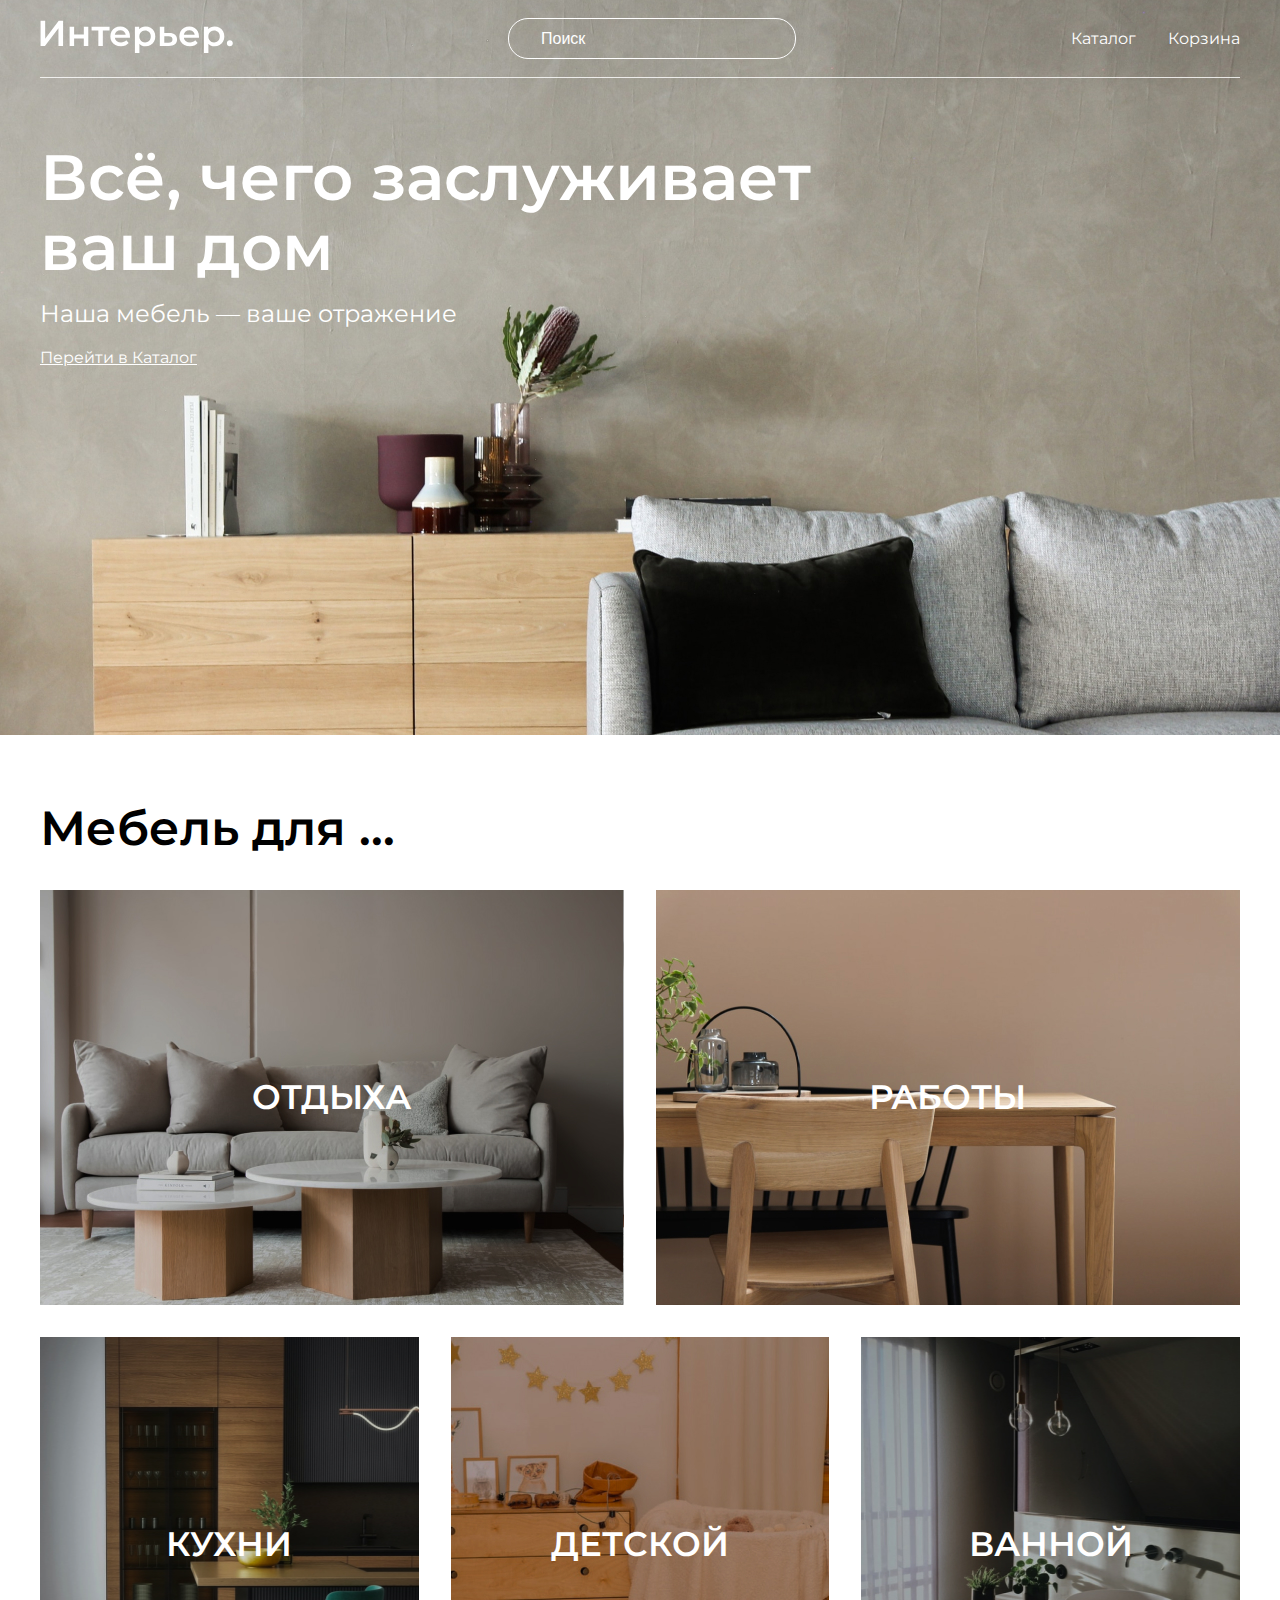
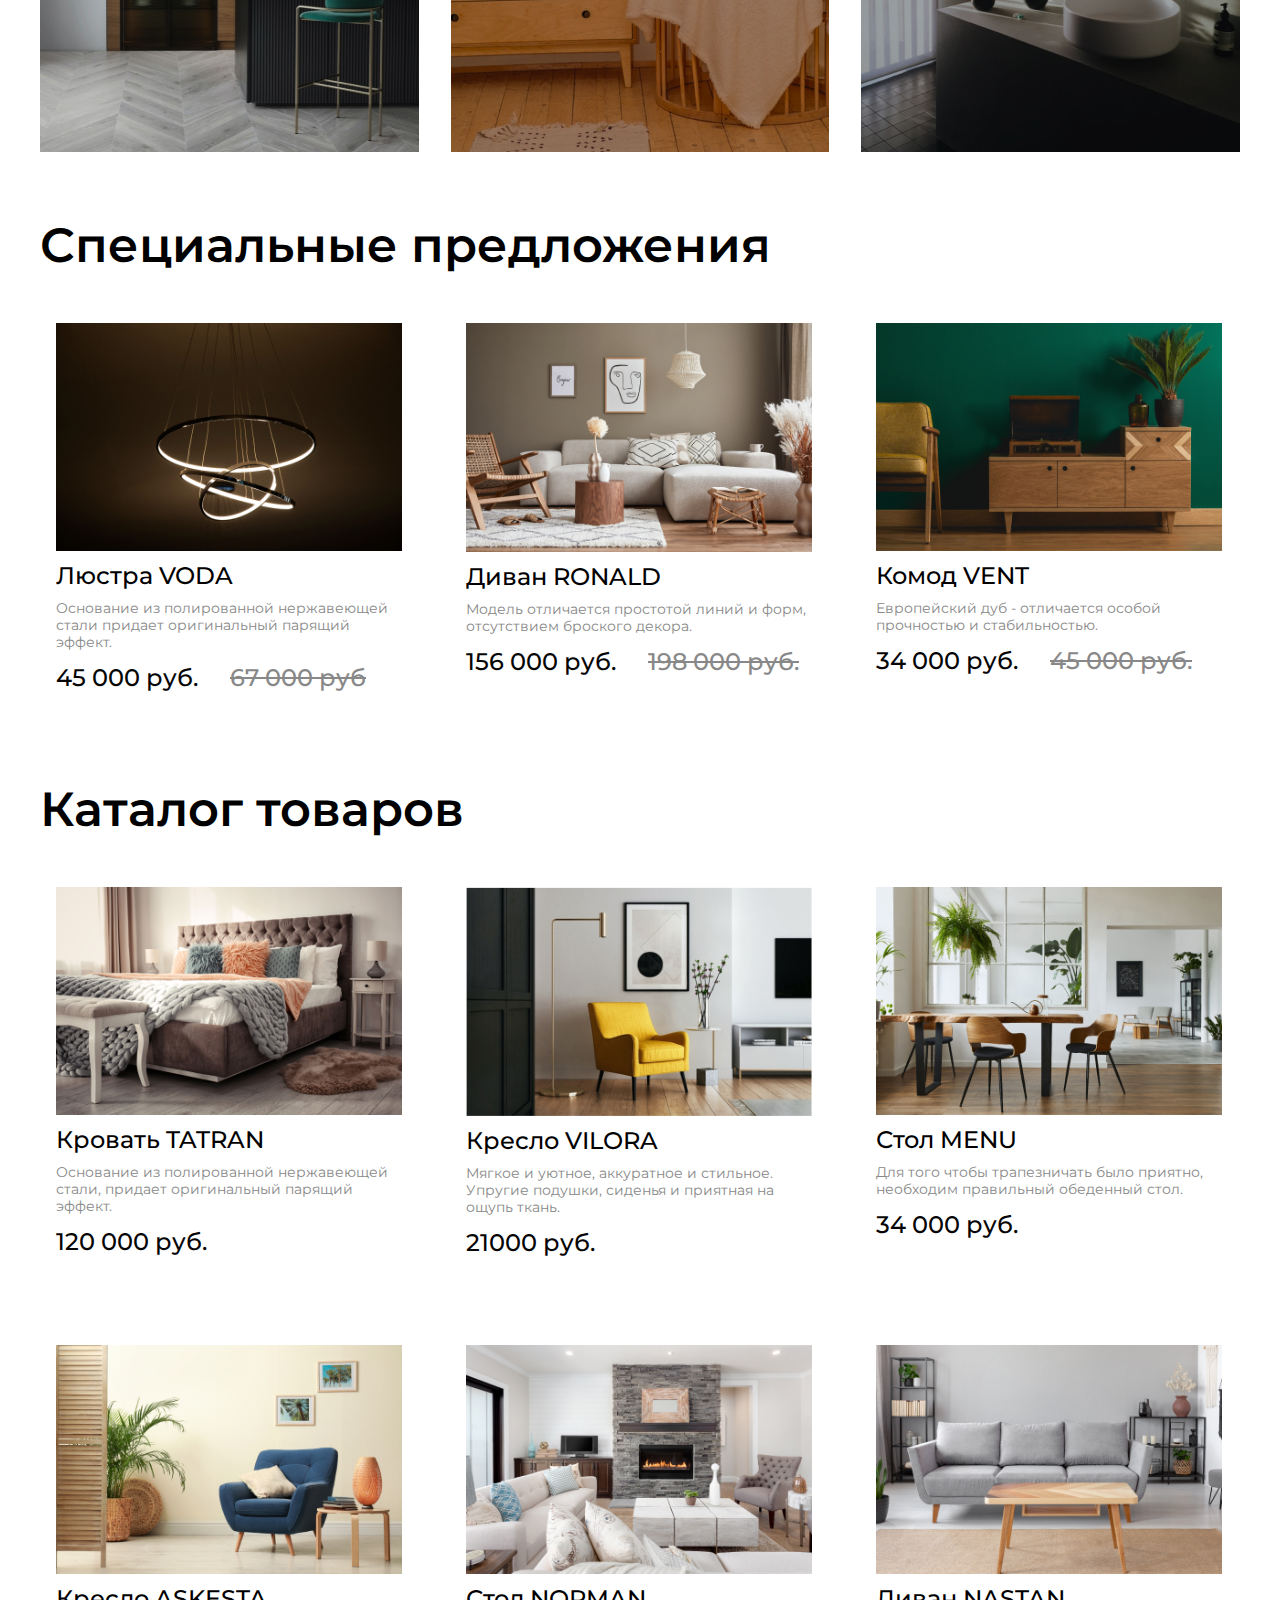
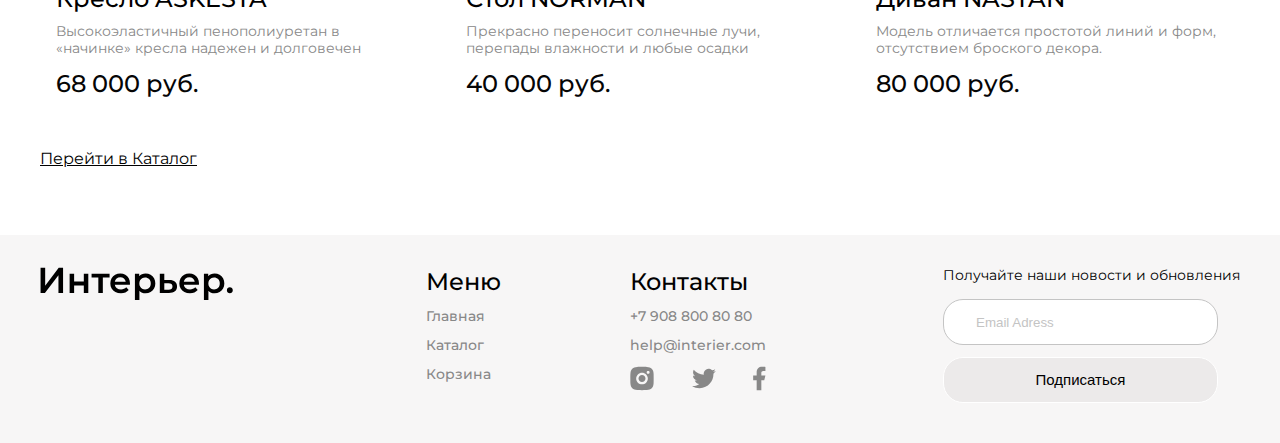
<file: index.html>
<!DOCTYPE html>
<html lang="ru">

<head>
  <meta charset="UTF-8">
  <meta http-equiv="X-UA-Compatible" content="IE=edge">
  <meta name="viewport" content="width=device-width, initial-scale=1.0">
  <link rel="preconnect" href="https://fonts.googleapis.com">
  <link rel="preconnect" href="https://fonts.gstatic.com" crossorigin>
  <link href="https://fonts.googleapis.com/css2?family=Montserrat&display=swap" rel="stylesheet">
  <link rel="stylesheet" href="style.css">
  <title>Интерьер.</title>
</head>

<body>

  <div class="top center">
    <header class="top_header">
      <a href="index.html" class="logo_link">
        <img class="logo_link" src="img/logo.svg" alt="Логотип">
      </a>
      <input class="top_header_input" type="text" placeholder="Поиск">
      <nav class="top_menu">
        <a href="catalog.html" class="top_menu_link">Каталог</a>
        <a href="cart.html" class="top_menu_link">Корзина</a>
      </nav>
      <div class="top_menu_mobile">
        <a href="#"><svg width="17" height="16" viewBox="0 0 17 16" fill="none" xmlns="http://www.w3.org/2000/svg">
          <path d="M2.7515 1.99141C1.59282 3.14838 0.918906 4.70363 0.867092 6.34023C0.815278 7.97682 1.38946 9.57159 2.47264 10.7995C3.55581 12.0275 5.06645 12.7962 6.69672 12.9491C8.29727 13.0991 9.89485 12.6444 11.1757 11.6766L14.5069 15.0085L14.5069 15.0085C14.5897 15.0914 14.6881 15.1571 14.7963 15.2019C14.9046 15.2468 15.0206 15.2698 15.1377 15.2698C15.2549 15.2698 15.3709 15.2468 15.4791 15.2019C15.5873 15.1571 15.6857 15.0914 15.7685 15.0085C15.8514 14.9257 15.9171 14.8274 15.9619 14.7191C16.0068 14.6109 16.0298 14.4949 16.0298 14.3777C16.0298 14.2606 16.0068 14.1446 15.9619 14.0363C15.9171 13.9281 15.8514 13.8298 15.7685 13.7469L15.7685 13.7469L12.4368 10.416C13.4021 9.13496 13.8547 7.53846 13.7038 5.93943C13.5501 4.31054 12.7816 2.80139 11.5547 1.719C10.3277 0.636623 8.73451 0.0623154 7.09916 0.11292C5.46381 0.163525 3.90917 0.835233 2.7515 1.99141ZM2.7515 1.99141L2.82216 2.06217L2.7515 1.99141ZM10.5895 3.25366C11.0271 3.68416 11.3751 4.19703 11.6135 4.76269C11.8518 5.32835 11.9758 5.93561 11.9783 6.54944C11.9808 7.16327 11.8618 7.77152 11.628 8.3391C11.3943 8.90669 11.0505 9.42238 10.6164 9.85642C10.1824 10.2905 9.66668 10.6343 9.09909 10.868C8.53151 11.1018 7.92326 11.2208 7.30943 11.2183C6.6956 11.2158 6.08834 11.0918 5.52268 10.8535C4.95702 10.6151 4.44415 10.2671 4.01365 9.82954C3.15334 8.95509 2.67341 7.77613 2.6784 6.54944C2.6834 5.32275 3.17291 4.14773 4.04032 3.28033C4.90772 2.41292 6.08274 1.92341 7.30943 1.91841C8.53612 1.91342 9.71508 2.39335 10.5895 3.25366Z" fill="white" stroke="white" stroke-width="0.2"/>
          </svg>
        </a>
        <a href="catalog.html"><svg width="20" height="21" viewBox="0 0 20 21" fill="none" xmlns="http://www.w3.org/2000/svg">
          <rect x="0.800537" y="0.900024" width="4.57143" height="4.57143" fill="white"/>
          <rect x="0.800537" y="8.21436" width="4.57143" height="4.57143" fill="white"/>
          <rect x="0.800537" y="15.5286" width="4.57143" height="4.57143" fill="white"/>
          <rect x="8.11401" y="8.21436" width="4.57143" height="4.57143" fill="white"/>
          <rect x="8.11401" y="15.5286" width="4.57143" height="4.57143" fill="white"/>
          <rect x="8.11401" y="0.900024" width="4.57143" height="4.57143" fill="white"/>
          <rect x="15.4285" y="8.21436" width="4.57143" height="4.57143" fill="white"/>
          <rect x="15.4285" y="15.5286" width="4.57143" height="4.57143" fill="white"/>
          <rect x="15.4285" y="0.900024" width="4.57143" height="4.57143" fill="white"/>
          </svg>
        </a>
        <a href="cart.html"><svg width="25" height="25" viewBox="0 0 25 25" fill="none" xmlns="http://www.w3.org/2000/svg">
          <path d="M14.5834 20.8333C15.1359 20.8333 15.6658 20.6138 16.0566 20.2231C16.4473 19.8324 16.6667 19.3025 16.6667 18.75C16.6667 18.1974 16.4473 17.6675 16.0566 17.2768C15.6658 16.8861 15.1359 16.6666 14.5834 16.6666C14.0309 16.6666 13.501 16.8861 13.1103 17.2768C12.7196 17.6675 12.5001 18.1974 12.5001 18.75C12.5001 19.3025 12.7196 19.8324 13.1103 20.2231C13.501 20.6138 14.0309 20.8333 14.5834 20.8333ZM7.29174 20.8333C7.84428 20.8333 8.37418 20.6138 8.76488 20.2231C9.15558 19.8324 9.37508 19.3025 9.37508 18.75C9.37508 18.1974 9.15558 17.6675 8.76488 17.2768C8.37418 16.8861 7.84428 16.6666 7.29174 16.6666C6.73921 16.6666 6.20931 16.8861 5.81861 17.2768C5.4279 17.6675 5.20841 18.1974 5.20841 18.75C5.20841 19.3025 5.4279 19.8324 5.81861 20.2231C6.20931 20.6138 6.73921 20.8333 7.29174 20.8333ZM20.873 6.16975C21.133 6.16136 21.3796 6.05217 21.5606 5.86525C21.7416 5.67834 21.8428 5.42836 21.8428 5.16819C21.8428 4.90801 21.7416 4.65804 21.5606 4.47112C21.3796 4.28421 21.133 4.17501 20.873 4.16663H19.674C18.7345 4.16663 17.922 4.81871 17.7178 5.73538L16.4126 11.6125C16.2084 12.5291 15.3959 13.1812 14.4563 13.1812H6.63133L5.12924 7.17079H14.8636C15.1212 7.15904 15.3644 7.04844 15.5425 6.86199C15.7206 6.67555 15.82 6.42761 15.82 6.16975C15.82 5.91189 15.7206 5.66395 15.5425 5.47751C15.3644 5.29106 15.1212 5.18046 14.8636 5.16871H5.12924C4.82473 5.16862 4.5242 5.23796 4.25051 5.37145C3.97682 5.50495 3.73716 5.69909 3.54976 5.93911C3.36236 6.17913 3.23215 6.45872 3.16903 6.75662C3.10591 7.05452 3.11154 7.36289 3.1855 7.65829L4.68758 13.6666C4.79586 14.1002 5.046 14.485 5.39821 14.7601C5.75042 15.0351 6.18447 15.1844 6.63133 15.1843H14.4563C15.368 15.1845 16.2524 14.8736 16.9636 14.3032C17.6748 13.7327 18.1701 12.9368 18.3678 12.0468L19.674 6.16975H20.873Z" fill="white"/>
          </svg>
        </a>
      </div>
    </header>
    
    <section>
      <h1 class="top_h1">Всё, чего заслуживает ваш дом</h1>
      <p class="top_text">Наша мебель — ваше отражение</p>
      <a href="catalog.html" class="top_link_catalog">Перейти в Каталог</a>
    </section>  
  </div>

  <section>
    <div class="for center">
      <h2 class="for_text"> Мебель для ... </h2>
      <div class="for_products">
        <div class="for_products_item for_products_item_1 for_products_item_big">ОТДЫХА</div>
        <div class="for_products_item for_products_item_2 for_products_item_big">РАБОТЫ</div>
        <div class="for_products_item for_products_item_3">КУХНИ</div>
        <div class="for_products_item for_products_item_4">ДЕТСКОЙ</div>
        <div class="for_products_item for_products_item_5">ВАННОЙ</div>
      </div>
    </div>
  </section>

  <section>
   <div class="special center">
    <h2 class="special_text">Специальные предложения</h2>
      <div class="catalog_products">
       
        <div class="catalog_product">
          <img src="img/voda.jpg" alt="люстра voda" class="special_img">
          <div class="catalog_product_icon">
            <a href="cart.html">
              <svg class="catalog_product_icon_img" width="20" height="22" viewBox="0 0 20 22" fill="none" xmlns="http://www.w3.org/2000/svg">
                <path d="M4.99994 7V5C4.99994 3.67916 5.07087 1.93397 5.99994 1C6.92902 0.0660251 8.68603 0 9.99994 0C11.3139 0 13.0709 0.0660251 13.9999 1C14.929 1.93397 14.9999 3.67916 14.9999 5V7H17.9999C18.2627 7 18.8141 6.81321 18.9999 7C19.1858 7.18679 18.9999 7.73583 18.9999 8V20C18.9999 20.2642 19.1858 20.8132 18.9999 21C18.8141 21.1868 18.2627 21 17.9999 21H1.99994C1.73716 21 1.18576 21.1868 0.999943 21C0.814128 20.8132 0.999943 20.2642 0.999943 20V8C0.999943 7.73583 0.814128 7.18679 0.999943 7C1.18576 6.81321 1.73716 7 1.99994 7H4.99994ZM4.99994 9H2.99994V19H16.9999V9H14.9999V11H12.9999V9H6.99994V11H4.99994V9ZM6.99994 7H12.9999V5C12.9999 4.2075 12.5574 3.56038 11.9999 3C11.4425 2.43962 10.7883 2 9.99994 2C9.21159 2 8.55739 2.43962 7.99994 3C7.4425 3.56038 6.99994 4.2075 6.99994 5V7Z" fill="#C4C4C4"/>
              </svg>
            </a>
            <a href="catalog.html">
              <svg class="catalog_product_icon_img" width="20" height="20" viewBox="0 0 20 20" fill="none" xmlns="http://www.w3.org/2000/svg">
                <path d="M9.99999 19C9.35499 18.428 8.62599 17.833 7.85499 17.2H7.84499C5.12999 14.98 2.05299 12.468 0.693992 9.458C0.24751 8.49973 0.0108963 7.45713 -1.91116e-05 6.4C-0.00300091 4.94949 0.578763 3.55899 1.6138 2.54277C2.64884 1.52655 4.04978 0.970397 5.49999 1C6.68062 1.00187 7.83583 1.34308 8.82799 1.983C9.26396 2.26597 9.65841 2.60826 9.99999 3C10.3435 2.6098 10.738 2.26771 11.173 1.983C12.1647 1.34296 13.3197 1.00172 14.5 1C15.9502 0.970397 17.3511 1.52655 18.3862 2.54277C19.4212 3.55899 20.003 4.94949 20 6.4C19.9898 7.45882 19.7532 8.5032 19.306 9.463C17.947 12.473 14.871 14.984 12.156 17.2L12.146 17.208C11.374 17.837 10.646 18.432 10.001 19.008L9.99999 19ZM5.49999 3C4.5685 2.98835 3.67006 3.34485 2.99999 3.992C2.35438 4.62617 1.99355 5.49505 1.99991 6.4C2.01132 7.1705 2.18582 7.92985 2.51199 8.628C3.1535 9.92671 4.0191 11.1021 5.06899 12.1C6.05999 13.1 7.19999 14.068 8.18599 14.882C8.45899 15.107 8.73699 15.334 9.01499 15.561L9.18999 15.704C9.45699 15.922 9.73299 16.148 9.99999 16.37L10.013 16.358L10.019 16.353H10.025L10.034 16.346H10.039H10.044L10.062 16.331L10.103 16.298L10.11 16.292L10.121 16.284H10.127L10.136 16.276L10.8 15.731L10.974 15.588C11.255 15.359 11.533 15.132 11.806 14.907C12.792 14.093 13.933 13.126 14.924 12.121C15.974 11.1236 16.8397 9.94852 17.481 8.65C17.8131 7.9458 17.9901 7.17851 18 6.4C18.0042 5.49784 17.6435 4.6323 17 4C16.3312 3.34992 15.4326 2.99049 14.5 3C13.3619 2.99033 12.2739 3.46737 11.51 4.311L9.99999 6.051L8.48999 4.311C7.72606 3.46737 6.63807 2.99033 5.49999 3Z" fill="#C4C4C4"/>
              </svg> 
            </a>                          
          </div>
          <a href="#" class="product_who">Люстра VODA</a>
          <p class="product_which">Основание из полированной нержавеющей стали придает оригинальный парящий эффект.</p>
          <div class="special_price">
            <p class="product_price1">45 000 руб.</p>
            <p class="product_price2">67 000 руб</p>
          </div>
        </div>

        <div class="catalog_product">
          <img src="img/ronald.jpg" alt="Диван ronald" class="special_img">
          <div class="catalog_product_icon">
            <a href="cart.html">
              <svg class="catalog_product_icon_img" width="20" height="22" viewBox="0 0 20 22" fill="none" xmlns="http://www.w3.org/2000/svg">
                <path d="M4.99994 7V5C4.99994 3.67916 5.07087 1.93397 5.99994 1C6.92902 0.0660251 8.68603 0 9.99994 0C11.3139 0 13.0709 0.0660251 13.9999 1C14.929 1.93397 14.9999 3.67916 14.9999 5V7H17.9999C18.2627 7 18.8141 6.81321 18.9999 7C19.1858 7.18679 18.9999 7.73583 18.9999 8V20C18.9999 20.2642 19.1858 20.8132 18.9999 21C18.8141 21.1868 18.2627 21 17.9999 21H1.99994C1.73716 21 1.18576 21.1868 0.999943 21C0.814128 20.8132 0.999943 20.2642 0.999943 20V8C0.999943 7.73583 0.814128 7.18679 0.999943 7C1.18576 6.81321 1.73716 7 1.99994 7H4.99994ZM4.99994 9H2.99994V19H16.9999V9H14.9999V11H12.9999V9H6.99994V11H4.99994V9ZM6.99994 7H12.9999V5C12.9999 4.2075 12.5574 3.56038 11.9999 3C11.4425 2.43962 10.7883 2 9.99994 2C9.21159 2 8.55739 2.43962 7.99994 3C7.4425 3.56038 6.99994 4.2075 6.99994 5V7Z" fill="#C4C4C4"/>
              </svg>
            </a>
            <a href="catalog.html">
              <svg class="catalog_product_icon_img" width="20" height="20" viewBox="0 0 20 20" fill="none" xmlns="http://www.w3.org/2000/svg">
                <path d="M9.99999 19C9.35499 18.428 8.62599 17.833 7.85499 17.2H7.84499C5.12999 14.98 2.05299 12.468 0.693992 9.458C0.24751 8.49973 0.0108963 7.45713 -1.91116e-05 6.4C-0.00300091 4.94949 0.578763 3.55899 1.6138 2.54277C2.64884 1.52655 4.04978 0.970397 5.49999 1C6.68062 1.00187 7.83583 1.34308 8.82799 1.983C9.26396 2.26597 9.65841 2.60826 9.99999 3C10.3435 2.6098 10.738 2.26771 11.173 1.983C12.1647 1.34296 13.3197 1.00172 14.5 1C15.9502 0.970397 17.3511 1.52655 18.3862 2.54277C19.4212 3.55899 20.003 4.94949 20 6.4C19.9898 7.45882 19.7532 8.5032 19.306 9.463C17.947 12.473 14.871 14.984 12.156 17.2L12.146 17.208C11.374 17.837 10.646 18.432 10.001 19.008L9.99999 19ZM5.49999 3C4.5685 2.98835 3.67006 3.34485 2.99999 3.992C2.35438 4.62617 1.99355 5.49505 1.99991 6.4C2.01132 7.1705 2.18582 7.92985 2.51199 8.628C3.1535 9.92671 4.0191 11.1021 5.06899 12.1C6.05999 13.1 7.19999 14.068 8.18599 14.882C8.45899 15.107 8.73699 15.334 9.01499 15.561L9.18999 15.704C9.45699 15.922 9.73299 16.148 9.99999 16.37L10.013 16.358L10.019 16.353H10.025L10.034 16.346H10.039H10.044L10.062 16.331L10.103 16.298L10.11 16.292L10.121 16.284H10.127L10.136 16.276L10.8 15.731L10.974 15.588C11.255 15.359 11.533 15.132 11.806 14.907C12.792 14.093 13.933 13.126 14.924 12.121C15.974 11.1236 16.8397 9.94852 17.481 8.65C17.8131 7.9458 17.9901 7.17851 18 6.4C18.0042 5.49784 17.6435 4.6323 17 4C16.3312 3.34992 15.4326 2.99049 14.5 3C13.3619 2.99033 12.2739 3.46737 11.51 4.311L9.99999 6.051L8.48999 4.311C7.72606 3.46737 6.63807 2.99033 5.49999 3Z" fill="#C4C4C4"/>
              </svg> 
            </a>                          
          </div>
          <a href="#" class="product_who">Диван RONALD</a>
          <p class="product_which">Модель отличается простотой линий и форм, отсутствием броского декора.</p>
          <div class="special_price">
            <p class="product_price1">156 000 руб.</p>
            <p class="product_price2">198 000 руб.</p>
          </div>
        </div>

        <div class="catalog_product">
          <img src="img/kvent.jpg" alt="Комод VENT" class="special_img">
          <div class="catalog_product_icon">
            <a href="cart.html">
              <svg class="catalog_product_icon_img" width="20" height="22" viewBox="0 0 20 22" fill="none" xmlns="http://www.w3.org/2000/svg">
                <path d="M4.99994 7V5C4.99994 3.67916 5.07087 1.93397 5.99994 1C6.92902 0.0660251 8.68603 0 9.99994 0C11.3139 0 13.0709 0.0660251 13.9999 1C14.929 1.93397 14.9999 3.67916 14.9999 5V7H17.9999C18.2627 7 18.8141 6.81321 18.9999 7C19.1858 7.18679 18.9999 7.73583 18.9999 8V20C18.9999 20.2642 19.1858 20.8132 18.9999 21C18.8141 21.1868 18.2627 21 17.9999 21H1.99994C1.73716 21 1.18576 21.1868 0.999943 21C0.814128 20.8132 0.999943 20.2642 0.999943 20V8C0.999943 7.73583 0.814128 7.18679 0.999943 7C1.18576 6.81321 1.73716 7 1.99994 7H4.99994ZM4.99994 9H2.99994V19H16.9999V9H14.9999V11H12.9999V9H6.99994V11H4.99994V9ZM6.99994 7H12.9999V5C12.9999 4.2075 12.5574 3.56038 11.9999 3C11.4425 2.43962 10.7883 2 9.99994 2C9.21159 2 8.55739 2.43962 7.99994 3C7.4425 3.56038 6.99994 4.2075 6.99994 5V7Z" fill="#C4C4C4"/>
              </svg>
            </a>
            <a href="catalog.html">
              <svg class="catalog_product_icon_img" width="20" height="20" viewBox="0 0 20 20" fill="none" xmlns="http://www.w3.org/2000/svg">
                <path d="M9.99999 19C9.35499 18.428 8.62599 17.833 7.85499 17.2H7.84499C5.12999 14.98 2.05299 12.468 0.693992 9.458C0.24751 8.49973 0.0108963 7.45713 -1.91116e-05 6.4C-0.00300091 4.94949 0.578763 3.55899 1.6138 2.54277C2.64884 1.52655 4.04978 0.970397 5.49999 1C6.68062 1.00187 7.83583 1.34308 8.82799 1.983C9.26396 2.26597 9.65841 2.60826 9.99999 3C10.3435 2.6098 10.738 2.26771 11.173 1.983C12.1647 1.34296 13.3197 1.00172 14.5 1C15.9502 0.970397 17.3511 1.52655 18.3862 2.54277C19.4212 3.55899 20.003 4.94949 20 6.4C19.9898 7.45882 19.7532 8.5032 19.306 9.463C17.947 12.473 14.871 14.984 12.156 17.2L12.146 17.208C11.374 17.837 10.646 18.432 10.001 19.008L9.99999 19ZM5.49999 3C4.5685 2.98835 3.67006 3.34485 2.99999 3.992C2.35438 4.62617 1.99355 5.49505 1.99991 6.4C2.01132 7.1705 2.18582 7.92985 2.51199 8.628C3.1535 9.92671 4.0191 11.1021 5.06899 12.1C6.05999 13.1 7.19999 14.068 8.18599 14.882C8.45899 15.107 8.73699 15.334 9.01499 15.561L9.18999 15.704C9.45699 15.922 9.73299 16.148 9.99999 16.37L10.013 16.358L10.019 16.353H10.025L10.034 16.346H10.039H10.044L10.062 16.331L10.103 16.298L10.11 16.292L10.121 16.284H10.127L10.136 16.276L10.8 15.731L10.974 15.588C11.255 15.359 11.533 15.132 11.806 14.907C12.792 14.093 13.933 13.126 14.924 12.121C15.974 11.1236 16.8397 9.94852 17.481 8.65C17.8131 7.9458 17.9901 7.17851 18 6.4C18.0042 5.49784 17.6435 4.6323 17 4C16.3312 3.34992 15.4326 2.99049 14.5 3C13.3619 2.99033 12.2739 3.46737 11.51 4.311L9.99999 6.051L8.48999 4.311C7.72606 3.46737 6.63807 2.99033 5.49999 3Z" fill="#C4C4C4"/>
              </svg> 
            </a>                          
          </div>
          <a href="#" class="product_who">Комод VENT</a>
          <p class="product_which">Европейский дуб - отличается особой прочностью и стабильностью.</p>
          <div class="special_price">
            <p class="product_price1">34 000 руб.</p>
            <p class="product_price2">45 000 руб.</p>
          </div>
        </div>
      
      </div>
   </div>
  </section>

  <section>
    <div class="catalog center">
      <h2 class="catalog_text">Каталог товаров</h2>

      <div class="catalog_products">
        
        <div class="catalog_product">
          <img src="img/tatran.jpg" alt="TATRAN" class="catalog_img">
          <div class="catalog_product_icon">
            <a href="cart.html">
              <svg class="catalog_product_icon_img" width="20" height="22" viewBox="0 0 20 22" fill="none" xmlns="http://www.w3.org/2000/svg">
                <path d="M4.99994 7V5C4.99994 3.67916 5.07087 1.93397 5.99994 1C6.92902 0.0660251 8.68603 0 9.99994 0C11.3139 0 13.0709 0.0660251 13.9999 1C14.929 1.93397 14.9999 3.67916 14.9999 5V7H17.9999C18.2627 7 18.8141 6.81321 18.9999 7C19.1858 7.18679 18.9999 7.73583 18.9999 8V20C18.9999 20.2642 19.1858 20.8132 18.9999 21C18.8141 21.1868 18.2627 21 17.9999 21H1.99994C1.73716 21 1.18576 21.1868 0.999943 21C0.814128 20.8132 0.999943 20.2642 0.999943 20V8C0.999943 7.73583 0.814128 7.18679 0.999943 7C1.18576 6.81321 1.73716 7 1.99994 7H4.99994ZM4.99994 9H2.99994V19H16.9999V9H14.9999V11H12.9999V9H6.99994V11H4.99994V9ZM6.99994 7H12.9999V5C12.9999 4.2075 12.5574 3.56038 11.9999 3C11.4425 2.43962 10.7883 2 9.99994 2C9.21159 2 8.55739 2.43962 7.99994 3C7.4425 3.56038 6.99994 4.2075 6.99994 5V7Z" fill="#C4C4C4"/>
              </svg>
            </a>
            <a href="catalog.html">
              <svg class="catalog_product_icon_img" width="20" height="20" viewBox="0 0 20 20" fill="none" xmlns="http://www.w3.org/2000/svg">
                <path d="M9.99999 19C9.35499 18.428 8.62599 17.833 7.85499 17.2H7.84499C5.12999 14.98 2.05299 12.468 0.693992 9.458C0.24751 8.49973 0.0108963 7.45713 -1.91116e-05 6.4C-0.00300091 4.94949 0.578763 3.55899 1.6138 2.54277C2.64884 1.52655 4.04978 0.970397 5.49999 1C6.68062 1.00187 7.83583 1.34308 8.82799 1.983C9.26396 2.26597 9.65841 2.60826 9.99999 3C10.3435 2.6098 10.738 2.26771 11.173 1.983C12.1647 1.34296 13.3197 1.00172 14.5 1C15.9502 0.970397 17.3511 1.52655 18.3862 2.54277C19.4212 3.55899 20.003 4.94949 20 6.4C19.9898 7.45882 19.7532 8.5032 19.306 9.463C17.947 12.473 14.871 14.984 12.156 17.2L12.146 17.208C11.374 17.837 10.646 18.432 10.001 19.008L9.99999 19ZM5.49999 3C4.5685 2.98835 3.67006 3.34485 2.99999 3.992C2.35438 4.62617 1.99355 5.49505 1.99991 6.4C2.01132 7.1705 2.18582 7.92985 2.51199 8.628C3.1535 9.92671 4.0191 11.1021 5.06899 12.1C6.05999 13.1 7.19999 14.068 8.18599 14.882C8.45899 15.107 8.73699 15.334 9.01499 15.561L9.18999 15.704C9.45699 15.922 9.73299 16.148 9.99999 16.37L10.013 16.358L10.019 16.353H10.025L10.034 16.346H10.039H10.044L10.062 16.331L10.103 16.298L10.11 16.292L10.121 16.284H10.127L10.136 16.276L10.8 15.731L10.974 15.588C11.255 15.359 11.533 15.132 11.806 14.907C12.792 14.093 13.933 13.126 14.924 12.121C15.974 11.1236 16.8397 9.94852 17.481 8.65C17.8131 7.9458 17.9901 7.17851 18 6.4C18.0042 5.49784 17.6435 4.6323 17 4C16.3312 3.34992 15.4326 2.99049 14.5 3C13.3619 2.99033 12.2739 3.46737 11.51 4.311L9.99999 6.051L8.48999 4.311C7.72606 3.46737 6.63807 2.99033 5.49999 3Z" fill="#C4C4C4"/>
              </svg> 
            </a>                          
          </div>
          <a href="#" class="product_who">Кровать TATRAN</a>
          <p class="product_which">Основание из полированной нержавеющей стали, придает оригинальный парящий эффект.</p>
          <p class="product_price1">120 000 руб.</p>
        </div>

        <div class="catalog_product">
          <img src="img/vilora.jpg" alt="Кресло VILORA" class="catalog_img">
          <div class="catalog_product_icon">
            <a href="cart.html">
              <svg class="catalog_product_icon_img" width="20" height="22" viewBox="0 0 20 22" fill="none" xmlns="http://www.w3.org/2000/svg">
                <path d="M4.99994 7V5C4.99994 3.67916 5.07087 1.93397 5.99994 1C6.92902 0.0660251 8.68603 0 9.99994 0C11.3139 0 13.0709 0.0660251 13.9999 1C14.929 1.93397 14.9999 3.67916 14.9999 5V7H17.9999C18.2627 7 18.8141 6.81321 18.9999 7C19.1858 7.18679 18.9999 7.73583 18.9999 8V20C18.9999 20.2642 19.1858 20.8132 18.9999 21C18.8141 21.1868 18.2627 21 17.9999 21H1.99994C1.73716 21 1.18576 21.1868 0.999943 21C0.814128 20.8132 0.999943 20.2642 0.999943 20V8C0.999943 7.73583 0.814128 7.18679 0.999943 7C1.18576 6.81321 1.73716 7 1.99994 7H4.99994ZM4.99994 9H2.99994V19H16.9999V9H14.9999V11H12.9999V9H6.99994V11H4.99994V9ZM6.99994 7H12.9999V5C12.9999 4.2075 12.5574 3.56038 11.9999 3C11.4425 2.43962 10.7883 2 9.99994 2C9.21159 2 8.55739 2.43962 7.99994 3C7.4425 3.56038 6.99994 4.2075 6.99994 5V7Z" fill="#C4C4C4"/>
              </svg>
            </a>
            <a href="catalog.html">
              <svg class="catalog_product_icon_img" width="20" height="20" viewBox="0 0 20 20" fill="none" xmlns="http://www.w3.org/2000/svg">
                <path d="M9.99999 19C9.35499 18.428 8.62599 17.833 7.85499 17.2H7.84499C5.12999 14.98 2.05299 12.468 0.693992 9.458C0.24751 8.49973 0.0108963 7.45713 -1.91116e-05 6.4C-0.00300091 4.94949 0.578763 3.55899 1.6138 2.54277C2.64884 1.52655 4.04978 0.970397 5.49999 1C6.68062 1.00187 7.83583 1.34308 8.82799 1.983C9.26396 2.26597 9.65841 2.60826 9.99999 3C10.3435 2.6098 10.738 2.26771 11.173 1.983C12.1647 1.34296 13.3197 1.00172 14.5 1C15.9502 0.970397 17.3511 1.52655 18.3862 2.54277C19.4212 3.55899 20.003 4.94949 20 6.4C19.9898 7.45882 19.7532 8.5032 19.306 9.463C17.947 12.473 14.871 14.984 12.156 17.2L12.146 17.208C11.374 17.837 10.646 18.432 10.001 19.008L9.99999 19ZM5.49999 3C4.5685 2.98835 3.67006 3.34485 2.99999 3.992C2.35438 4.62617 1.99355 5.49505 1.99991 6.4C2.01132 7.1705 2.18582 7.92985 2.51199 8.628C3.1535 9.92671 4.0191 11.1021 5.06899 12.1C6.05999 13.1 7.19999 14.068 8.18599 14.882C8.45899 15.107 8.73699 15.334 9.01499 15.561L9.18999 15.704C9.45699 15.922 9.73299 16.148 9.99999 16.37L10.013 16.358L10.019 16.353H10.025L10.034 16.346H10.039H10.044L10.062 16.331L10.103 16.298L10.11 16.292L10.121 16.284H10.127L10.136 16.276L10.8 15.731L10.974 15.588C11.255 15.359 11.533 15.132 11.806 14.907C12.792 14.093 13.933 13.126 14.924 12.121C15.974 11.1236 16.8397 9.94852 17.481 8.65C17.8131 7.9458 17.9901 7.17851 18 6.4C18.0042 5.49784 17.6435 4.6323 17 4C16.3312 3.34992 15.4326 2.99049 14.5 3C13.3619 2.99033 12.2739 3.46737 11.51 4.311L9.99999 6.051L8.48999 4.311C7.72606 3.46737 6.63807 2.99033 5.49999 3Z" fill="#C4C4C4"/>
              </svg> 
            </a>                          
          </div>
          <a href="#" class="product_who">Кресло VILORA</a>
          <p class="product_which">Мягкое и уютное, аккуратное и стильное. Упругие подушки,
          сиденья и приятная на ощупь ткань.</p>
          <p class="product_price1">21000 руб.</p>
        </div>

        <div class="catalog_product">
          <img src="img/menustol.jpg" alt="MENU" class="catalog_img">
          <div class="catalog_product_icon">
            <a href="cart.html">
              <svg class="catalog_product_icon_img" width="20" height="22" viewBox="0 0 20 22" fill="none" xmlns="http://www.w3.org/2000/svg">
                <path d="M4.99994 7V5C4.99994 3.67916 5.07087 1.93397 5.99994 1C6.92902 0.0660251 8.68603 0 9.99994 0C11.3139 0 13.0709 0.0660251 13.9999 1C14.929 1.93397 14.9999 3.67916 14.9999 5V7H17.9999C18.2627 7 18.8141 6.81321 18.9999 7C19.1858 7.18679 18.9999 7.73583 18.9999 8V20C18.9999 20.2642 19.1858 20.8132 18.9999 21C18.8141 21.1868 18.2627 21 17.9999 21H1.99994C1.73716 21 1.18576 21.1868 0.999943 21C0.814128 20.8132 0.999943 20.2642 0.999943 20V8C0.999943 7.73583 0.814128 7.18679 0.999943 7C1.18576 6.81321 1.73716 7 1.99994 7H4.99994ZM4.99994 9H2.99994V19H16.9999V9H14.9999V11H12.9999V9H6.99994V11H4.99994V9ZM6.99994 7H12.9999V5C12.9999 4.2075 12.5574 3.56038 11.9999 3C11.4425 2.43962 10.7883 2 9.99994 2C9.21159 2 8.55739 2.43962 7.99994 3C7.4425 3.56038 6.99994 4.2075 6.99994 5V7Z" fill="#C4C4C4"/>
              </svg>
            </a>
            <a href="catalog.html">
              <svg class="catalog_product_icon_img" width="20" height="20" viewBox="0 0 20 20" fill="none" xmlns="http://www.w3.org/2000/svg">
                <path d="M9.99999 19C9.35499 18.428 8.62599 17.833 7.85499 17.2H7.84499C5.12999 14.98 2.05299 12.468 0.693992 9.458C0.24751 8.49973 0.0108963 7.45713 -1.91116e-05 6.4C-0.00300091 4.94949 0.578763 3.55899 1.6138 2.54277C2.64884 1.52655 4.04978 0.970397 5.49999 1C6.68062 1.00187 7.83583 1.34308 8.82799 1.983C9.26396 2.26597 9.65841 2.60826 9.99999 3C10.3435 2.6098 10.738 2.26771 11.173 1.983C12.1647 1.34296 13.3197 1.00172 14.5 1C15.9502 0.970397 17.3511 1.52655 18.3862 2.54277C19.4212 3.55899 20.003 4.94949 20 6.4C19.9898 7.45882 19.7532 8.5032 19.306 9.463C17.947 12.473 14.871 14.984 12.156 17.2L12.146 17.208C11.374 17.837 10.646 18.432 10.001 19.008L9.99999 19ZM5.49999 3C4.5685 2.98835 3.67006 3.34485 2.99999 3.992C2.35438 4.62617 1.99355 5.49505 1.99991 6.4C2.01132 7.1705 2.18582 7.92985 2.51199 8.628C3.1535 9.92671 4.0191 11.1021 5.06899 12.1C6.05999 13.1 7.19999 14.068 8.18599 14.882C8.45899 15.107 8.73699 15.334 9.01499 15.561L9.18999 15.704C9.45699 15.922 9.73299 16.148 9.99999 16.37L10.013 16.358L10.019 16.353H10.025L10.034 16.346H10.039H10.044L10.062 16.331L10.103 16.298L10.11 16.292L10.121 16.284H10.127L10.136 16.276L10.8 15.731L10.974 15.588C11.255 15.359 11.533 15.132 11.806 14.907C12.792 14.093 13.933 13.126 14.924 12.121C15.974 11.1236 16.8397 9.94852 17.481 8.65C17.8131 7.9458 17.9901 7.17851 18 6.4C18.0042 5.49784 17.6435 4.6323 17 4C16.3312 3.34992 15.4326 2.99049 14.5 3C13.3619 2.99033 12.2739 3.46737 11.51 4.311L9.99999 6.051L8.48999 4.311C7.72606 3.46737 6.63807 2.99033 5.49999 3Z" fill="#C4C4C4"/>
              </svg> 
            </a>                          
          </div>
          <a href="#" class="product_who">Стол MENU</a>
          <p class="product_which">Для того чтобы трапезничать было приятно, необходим правильный обеденный стол.</p>
          <p class="product_price1">34 000 руб.</p>
        </div>

        <div class="catalog_product">
          <img src="img/asketa.jpg" alt="ASKETA" class="catalog_img">
          <div class="catalog_product_icon">
            <a href="cart.html">
              <svg class="catalog_product_icon_img" width="20" height="22" viewBox="0 0 20 22" fill="none" xmlns="http://www.w3.org/2000/svg">
                <path d="M4.99994 7V5C4.99994 3.67916 5.07087 1.93397 5.99994 1C6.92902 0.0660251 8.68603 0 9.99994 0C11.3139 0 13.0709 0.0660251 13.9999 1C14.929 1.93397 14.9999 3.67916 14.9999 5V7H17.9999C18.2627 7 18.8141 6.81321 18.9999 7C19.1858 7.18679 18.9999 7.73583 18.9999 8V20C18.9999 20.2642 19.1858 20.8132 18.9999 21C18.8141 21.1868 18.2627 21 17.9999 21H1.99994C1.73716 21 1.18576 21.1868 0.999943 21C0.814128 20.8132 0.999943 20.2642 0.999943 20V8C0.999943 7.73583 0.814128 7.18679 0.999943 7C1.18576 6.81321 1.73716 7 1.99994 7H4.99994ZM4.99994 9H2.99994V19H16.9999V9H14.9999V11H12.9999V9H6.99994V11H4.99994V9ZM6.99994 7H12.9999V5C12.9999 4.2075 12.5574 3.56038 11.9999 3C11.4425 2.43962 10.7883 2 9.99994 2C9.21159 2 8.55739 2.43962 7.99994 3C7.4425 3.56038 6.99994 4.2075 6.99994 5V7Z" fill="#C4C4C4"/>
              </svg>
            </a>
            <a href="catalog.html">
              <svg class="catalog_product_icon_img" width="20" height="20" viewBox="0 0 20 20" fill="none" xmlns="http://www.w3.org/2000/svg">
                <path d="M9.99999 19C9.35499 18.428 8.62599 17.833 7.85499 17.2H7.84499C5.12999 14.98 2.05299 12.468 0.693992 9.458C0.24751 8.49973 0.0108963 7.45713 -1.91116e-05 6.4C-0.00300091 4.94949 0.578763 3.55899 1.6138 2.54277C2.64884 1.52655 4.04978 0.970397 5.49999 1C6.68062 1.00187 7.83583 1.34308 8.82799 1.983C9.26396 2.26597 9.65841 2.60826 9.99999 3C10.3435 2.6098 10.738 2.26771 11.173 1.983C12.1647 1.34296 13.3197 1.00172 14.5 1C15.9502 0.970397 17.3511 1.52655 18.3862 2.54277C19.4212 3.55899 20.003 4.94949 20 6.4C19.9898 7.45882 19.7532 8.5032 19.306 9.463C17.947 12.473 14.871 14.984 12.156 17.2L12.146 17.208C11.374 17.837 10.646 18.432 10.001 19.008L9.99999 19ZM5.49999 3C4.5685 2.98835 3.67006 3.34485 2.99999 3.992C2.35438 4.62617 1.99355 5.49505 1.99991 6.4C2.01132 7.1705 2.18582 7.92985 2.51199 8.628C3.1535 9.92671 4.0191 11.1021 5.06899 12.1C6.05999 13.1 7.19999 14.068 8.18599 14.882C8.45899 15.107 8.73699 15.334 9.01499 15.561L9.18999 15.704C9.45699 15.922 9.73299 16.148 9.99999 16.37L10.013 16.358L10.019 16.353H10.025L10.034 16.346H10.039H10.044L10.062 16.331L10.103 16.298L10.11 16.292L10.121 16.284H10.127L10.136 16.276L10.8 15.731L10.974 15.588C11.255 15.359 11.533 15.132 11.806 14.907C12.792 14.093 13.933 13.126 14.924 12.121C15.974 11.1236 16.8397 9.94852 17.481 8.65C17.8131 7.9458 17.9901 7.17851 18 6.4C18.0042 5.49784 17.6435 4.6323 17 4C16.3312 3.34992 15.4326 2.99049 14.5 3C13.3619 2.99033 12.2739 3.46737 11.51 4.311L9.99999 6.051L8.48999 4.311C7.72606 3.46737 6.63807 2.99033 5.49999 3Z" fill="#C4C4C4"/>
              </svg> 
            </a>                          
          </div>
          <a href="#" class="product_who">Кресло ASKESTA</a>
          <p class="product_which">Высокоэластичный пенополиуретан в «начинке» кресла надежен и долговечен</p>
          <p class="product_price1">68 000 руб.</p>
        </div>

        <div class="catalog_product">
          <img src="img/norman.jpg" alt="NORMAN" class="catalog_img">
          <div class="catalog_product_icon">
            <a href="cart.html">
              <svg class="catalog_product_icon_img" width="20" height="22" viewBox="0 0 20 22" fill="none" xmlns="http://www.w3.org/2000/svg">
                <path d="M4.99994 7V5C4.99994 3.67916 5.07087 1.93397 5.99994 1C6.92902 0.0660251 8.68603 0 9.99994 0C11.3139 0 13.0709 0.0660251 13.9999 1C14.929 1.93397 14.9999 3.67916 14.9999 5V7H17.9999C18.2627 7 18.8141 6.81321 18.9999 7C19.1858 7.18679 18.9999 7.73583 18.9999 8V20C18.9999 20.2642 19.1858 20.8132 18.9999 21C18.8141 21.1868 18.2627 21 17.9999 21H1.99994C1.73716 21 1.18576 21.1868 0.999943 21C0.814128 20.8132 0.999943 20.2642 0.999943 20V8C0.999943 7.73583 0.814128 7.18679 0.999943 7C1.18576 6.81321 1.73716 7 1.99994 7H4.99994ZM4.99994 9H2.99994V19H16.9999V9H14.9999V11H12.9999V9H6.99994V11H4.99994V9ZM6.99994 7H12.9999V5C12.9999 4.2075 12.5574 3.56038 11.9999 3C11.4425 2.43962 10.7883 2 9.99994 2C9.21159 2 8.55739 2.43962 7.99994 3C7.4425 3.56038 6.99994 4.2075 6.99994 5V7Z" fill="#C4C4C4"/>
              </svg>
            </a>
            <a href="catalog.html">
              <svg class="catalog_product_icon_img" width="20" height="20" viewBox="0 0 20 20" fill="none" xmlns="http://www.w3.org/2000/svg">
                <path d="M9.99999 19C9.35499 18.428 8.62599 17.833 7.85499 17.2H7.84499C5.12999 14.98 2.05299 12.468 0.693992 9.458C0.24751 8.49973 0.0108963 7.45713 -1.91116e-05 6.4C-0.00300091 4.94949 0.578763 3.55899 1.6138 2.54277C2.64884 1.52655 4.04978 0.970397 5.49999 1C6.68062 1.00187 7.83583 1.34308 8.82799 1.983C9.26396 2.26597 9.65841 2.60826 9.99999 3C10.3435 2.6098 10.738 2.26771 11.173 1.983C12.1647 1.34296 13.3197 1.00172 14.5 1C15.9502 0.970397 17.3511 1.52655 18.3862 2.54277C19.4212 3.55899 20.003 4.94949 20 6.4C19.9898 7.45882 19.7532 8.5032 19.306 9.463C17.947 12.473 14.871 14.984 12.156 17.2L12.146 17.208C11.374 17.837 10.646 18.432 10.001 19.008L9.99999 19ZM5.49999 3C4.5685 2.98835 3.67006 3.34485 2.99999 3.992C2.35438 4.62617 1.99355 5.49505 1.99991 6.4C2.01132 7.1705 2.18582 7.92985 2.51199 8.628C3.1535 9.92671 4.0191 11.1021 5.06899 12.1C6.05999 13.1 7.19999 14.068 8.18599 14.882C8.45899 15.107 8.73699 15.334 9.01499 15.561L9.18999 15.704C9.45699 15.922 9.73299 16.148 9.99999 16.37L10.013 16.358L10.019 16.353H10.025L10.034 16.346H10.039H10.044L10.062 16.331L10.103 16.298L10.11 16.292L10.121 16.284H10.127L10.136 16.276L10.8 15.731L10.974 15.588C11.255 15.359 11.533 15.132 11.806 14.907C12.792 14.093 13.933 13.126 14.924 12.121C15.974 11.1236 16.8397 9.94852 17.481 8.65C17.8131 7.9458 17.9901 7.17851 18 6.4C18.0042 5.49784 17.6435 4.6323 17 4C16.3312 3.34992 15.4326 2.99049 14.5 3C13.3619 2.99033 12.2739 3.46737 11.51 4.311L9.99999 6.051L8.48999 4.311C7.72606 3.46737 6.63807 2.99033 5.49999 3Z" fill="#C4C4C4"/>
              </svg> 
            </a>                          
          </div>
          <a href="#" class="product_who">Стол NORMAN</a>
          <p class="product_which">Прекрасно переносит солнечные лучи, перепады влажности и любые осадки</p>
          <p class="product_price1">40 000 руб.</p>
        </div>

        <div class="catalog_product">
          <img src="img/nastan.jpg" alt="NASTAN" class="catalog_img">
          <div class="catalog_product_icon">
            <a href="cart.html">
              <svg class="catalog_product_icon_img" width="20" height="22" viewBox="0 0 20 22" fill="none" xmlns="http://www.w3.org/2000/svg">
                <path d="M4.99994 7V5C4.99994 3.67916 5.07087 1.93397 5.99994 1C6.92902 0.0660251 8.68603 0 9.99994 0C11.3139 0 13.0709 0.0660251 13.9999 1C14.929 1.93397 14.9999 3.67916 14.9999 5V7H17.9999C18.2627 7 18.8141 6.81321 18.9999 7C19.1858 7.18679 18.9999 7.73583 18.9999 8V20C18.9999 20.2642 19.1858 20.8132 18.9999 21C18.8141 21.1868 18.2627 21 17.9999 21H1.99994C1.73716 21 1.18576 21.1868 0.999943 21C0.814128 20.8132 0.999943 20.2642 0.999943 20V8C0.999943 7.73583 0.814128 7.18679 0.999943 7C1.18576 6.81321 1.73716 7 1.99994 7H4.99994ZM4.99994 9H2.99994V19H16.9999V9H14.9999V11H12.9999V9H6.99994V11H4.99994V9ZM6.99994 7H12.9999V5C12.9999 4.2075 12.5574 3.56038 11.9999 3C11.4425 2.43962 10.7883 2 9.99994 2C9.21159 2 8.55739 2.43962 7.99994 3C7.4425 3.56038 6.99994 4.2075 6.99994 5V7Z" fill="#C4C4C4"/>
              </svg>
            </a>
            <a href="catalog.html">
              <svg class="catalog_product_icon_img" width="20" height="20" viewBox="0 0 20 20" fill="none" xmlns="http://www.w3.org/2000/svg">
                <path d="M9.99999 19C9.35499 18.428 8.62599 17.833 7.85499 17.2H7.84499C5.12999 14.98 2.05299 12.468 0.693992 9.458C0.24751 8.49973 0.0108963 7.45713 -1.91116e-05 6.4C-0.00300091 4.94949 0.578763 3.55899 1.6138 2.54277C2.64884 1.52655 4.04978 0.970397 5.49999 1C6.68062 1.00187 7.83583 1.34308 8.82799 1.983C9.26396 2.26597 9.65841 2.60826 9.99999 3C10.3435 2.6098 10.738 2.26771 11.173 1.983C12.1647 1.34296 13.3197 1.00172 14.5 1C15.9502 0.970397 17.3511 1.52655 18.3862 2.54277C19.4212 3.55899 20.003 4.94949 20 6.4C19.9898 7.45882 19.7532 8.5032 19.306 9.463C17.947 12.473 14.871 14.984 12.156 17.2L12.146 17.208C11.374 17.837 10.646 18.432 10.001 19.008L9.99999 19ZM5.49999 3C4.5685 2.98835 3.67006 3.34485 2.99999 3.992C2.35438 4.62617 1.99355 5.49505 1.99991 6.4C2.01132 7.1705 2.18582 7.92985 2.51199 8.628C3.1535 9.92671 4.0191 11.1021 5.06899 12.1C6.05999 13.1 7.19999 14.068 8.18599 14.882C8.45899 15.107 8.73699 15.334 9.01499 15.561L9.18999 15.704C9.45699 15.922 9.73299 16.148 9.99999 16.37L10.013 16.358L10.019 16.353H10.025L10.034 16.346H10.039H10.044L10.062 16.331L10.103 16.298L10.11 16.292L10.121 16.284H10.127L10.136 16.276L10.8 15.731L10.974 15.588C11.255 15.359 11.533 15.132 11.806 14.907C12.792 14.093 13.933 13.126 14.924 12.121C15.974 11.1236 16.8397 9.94852 17.481 8.65C17.8131 7.9458 17.9901 7.17851 18 6.4C18.0042 5.49784 17.6435 4.6323 17 4C16.3312 3.34992 15.4326 2.99049 14.5 3C13.3619 2.99033 12.2739 3.46737 11.51 4.311L9.99999 6.051L8.48999 4.311C7.72606 3.46737 6.63807 2.99033 5.49999 3Z" fill="#C4C4C4"/>
              </svg> 
            </a>                          
          </div>
          <a href="#" class="product_who">Диван NASTAN</a>
          <p class="product_which">Модель отличается простотой линий и форм, отсутствием броского декора. </p>
          <p class="product_price1">80 000 руб.</p>
        </div>
      
      </div>

      <a href="catalog.html" class="catalog_link">Перейти в Каталог</a>
      
    </div>
  </section>

  <footer>
    <div class="footer center">
      <a href="index.html" class="logo_link_2">
        <img src="img/logo2.svg" alt="Логотип">
      </a>
    
      <div class="footer_content">
        <div class="footer_info">
          <div class="footer_menu">
            <h4 class="footer_menu_text">Меню</h4>
            <a href="index.html" class="footer_menu_link">Главная</a>
            <a href="catalog.html" class="footer_menu_link">Каталог</a>
            <a href="cart.html" class="footer_menu_link">Корзина</a>
          </div>
        
          <div class="footer_contacts">
            <h4 class="footer_contacts_text">Контакты</h4>
            <a href="tel:+79088008080" class="footer_menu_link">+7 908 800 80 80</a>
            <a href="#" class="footer_menu_link">help@interier.com</a>
            <div class="footer_contacts_social">
              <a href="#" class="inst">
                <svg class="footer_contacts_social_img" width="24" height="25" viewBox="0 0 24 25" fill="none" xmlns="http://www.w3.org/2000/svg">
                  <path d="M12 0.833984C15.1699 0.833984 15.5654 0.845651 16.809 0.903984C18.0515 0.962318 18.8974 1.15715 19.6417 1.44648C20.4117 1.74282 21.0604 2.14415 21.709 2.79165C22.3023 3.37486 22.7613 4.08034 23.0542 4.85898C23.3424 5.60215 23.5384 6.44915 23.5967 7.69165C23.6515 8.93532 23.6667 9.33082 23.6667 12.5007C23.6667 15.6705 23.655 16.066 23.5967 17.3097C23.5384 18.5522 23.3424 19.398 23.0542 20.1423C22.7622 20.9214 22.303 21.627 21.709 22.2097C21.1257 22.8027 20.4202 23.2617 19.6417 23.5548C18.8985 23.843 18.0515 24.039 16.809 24.0973C15.5654 24.1522 15.1699 24.1673 12 24.1673C8.83021 24.1673 8.43471 24.1557 7.19104 24.0973C5.94854 24.039 5.10271 23.843 4.35837 23.5548C3.57942 23.2625 2.87382 22.8034 2.29104 22.2097C1.69768 21.6265 1.23863 20.921 0.945874 20.1423C0.656541 19.3992 0.461707 18.5522 0.403374 17.3097C0.348541 16.066 0.333374 15.6705 0.333374 12.5007C0.333374 9.33082 0.345041 8.93532 0.403374 7.69165C0.461707 6.44798 0.656541 5.60332 0.945874 4.85898C1.23782 4.07986 1.69698 3.37419 2.29104 2.79165C2.87399 2.19809 3.57954 1.739 4.35837 1.44648C5.10271 1.15715 5.94737 0.962318 7.19104 0.903984C8.43471 0.849151 8.83021 0.833984 12 0.833984ZM12 6.66732C10.4529 6.66732 8.96921 7.2819 7.87525 8.37586C6.78129 9.46982 6.16671 10.9536 6.16671 12.5007C6.16671 14.0477 6.78129 15.5315 7.87525 16.6254C8.96921 17.7194 10.4529 18.334 12 18.334C13.5471 18.334 15.0309 17.7194 16.1248 16.6254C17.2188 15.5315 17.8334 14.0477 17.8334 12.5007C17.8334 10.9536 17.2188 9.46982 16.1248 8.37586C15.0309 7.2819 13.5471 6.66732 12 6.66732ZM19.5834 6.37565C19.5834 5.98888 19.4297 5.61794 19.1562 5.34445C18.8827 5.07096 18.5118 4.91732 18.125 4.91732C17.7383 4.91732 17.3673 5.07096 17.0938 5.34445C16.8204 5.61794 16.6667 5.98888 16.6667 6.37565C16.6667 6.76243 16.8204 7.13336 17.0938 7.40685C17.3673 7.68034 17.7383 7.83398 18.125 7.83398C18.5118 7.83398 18.8827 7.68034 19.1562 7.40685C19.4297 7.13336 19.5834 6.76243 19.5834 6.37565ZM12 9.00065C12.9283 9.00065 13.8185 9.3694 14.4749 10.0258C15.1313 10.6822 15.5 11.5724 15.5 12.5007C15.5 13.4289 15.1313 14.3191 14.4749 14.9755C13.8185 15.6319 12.9283 16.0007 12 16.0007C11.0718 16.0007 10.1815 15.6319 9.52517 14.9755C8.86879 14.3191 8.50004 13.4289 8.50004 12.5007C8.50004 11.5724 8.86879 10.6822 9.52517 10.0258C10.1815 9.3694 11.0718 9.00065 12 9.00065Z" fill="#888888"/>
                </svg>
              </a>
              <a href="#" class="twit">
                <svg class="footer_contacts_social_img" width="24" height="21" viewBox="0 0 24 21" fill="none" xmlns="http://www.w3.org/2000/svg">
                  <path d="M23.8557 3.09907C22.965 3.49305 22.0205 3.75179 21.0534 3.86674C22.0728 3.25708 22.8357 2.29759 23.2001 1.16707C22.2434 1.7364 21.1946 2.1354 20.1014 2.35124C19.3671 1.56558 18.3938 1.04453 17.3328 0.869085C16.2719 0.693643 15.1827 0.873642 14.2345 1.3811C13.2864 1.88855 12.5325 2.69503 12.09 3.67516C11.6475 4.65529 11.5413 5.75415 11.7877 6.8009C9.84769 6.70367 7.94978 6.19951 6.21723 5.32118C4.48468 4.44284 2.95621 3.20996 1.73106 1.70257C1.2974 2.44743 1.06951 3.29417 1.07073 4.15607C1.07073 5.84774 1.93173 7.34224 3.24073 8.21724C2.46607 8.19285 1.70847 7.98365 1.03106 7.60707V7.66774C1.0313 8.79439 1.42116 9.88629 2.13455 10.7583C2.84794 11.6303 3.84096 12.2288 4.94523 12.4522C4.22611 12.6471 3.47209 12.6758 2.74023 12.5362C3.05157 13.506 3.6584 14.3541 4.47575 14.9619C5.2931 15.5696 6.28004 15.9065 7.29839 15.9254C6.28629 16.7203 5.12743 17.3079 3.88809 17.6546C2.64874 18.0013 1.35321 18.1004 0.0755615 17.9461C2.30588 19.3804 4.90217 20.1419 7.55389 20.1394C16.5291 20.1394 21.4372 12.7042 21.4372 6.25607C21.4372 6.04607 21.4314 5.83374 21.4221 5.62607C22.3774 4.9356 23.2019 4.08026 23.8569 3.10024L23.8557 3.09907Z" fill="#888888"/>
                </svg>  
              </a>
              <a href="#" class="fb">
                <svg class="footer_contacts_social_img" width="13" height="25" viewBox="0 0 13 25" fill="none" xmlns="http://www.w3.org/2000/svg">
                  <path d="M8.33329 14.2218H11.25L12.4166 9.55518H8.33329V7.22184C8.33329 6.02018 8.33329 4.88851 10.6666 4.88851H12.4166V0.968509C12.0363 0.918343 10.6001 0.805176 9.08346 0.805176C5.91596 0.805176 3.66663 2.73834 3.66663 6.28851V9.55518H0.166626V14.2218H3.66663V24.1385H8.33329V14.2218Z" fill="#888888"/>
                </svg>
              </a>
            </div>
          </div>
        </div>
      
        <div class="footer_forms">
          <form action="#">
            <p class="footer_news">Получайте наши новости и обновления</p>
            <input type="email" class="footer_email" placeholder="Email Adress">
            <div class="buttom">
              <button class="footer_subscribe">Подписаться</button>
            </div>
          </form>
        </div>
      </div>
    </div>
  
  </footer>

</body>
</html>
</file>
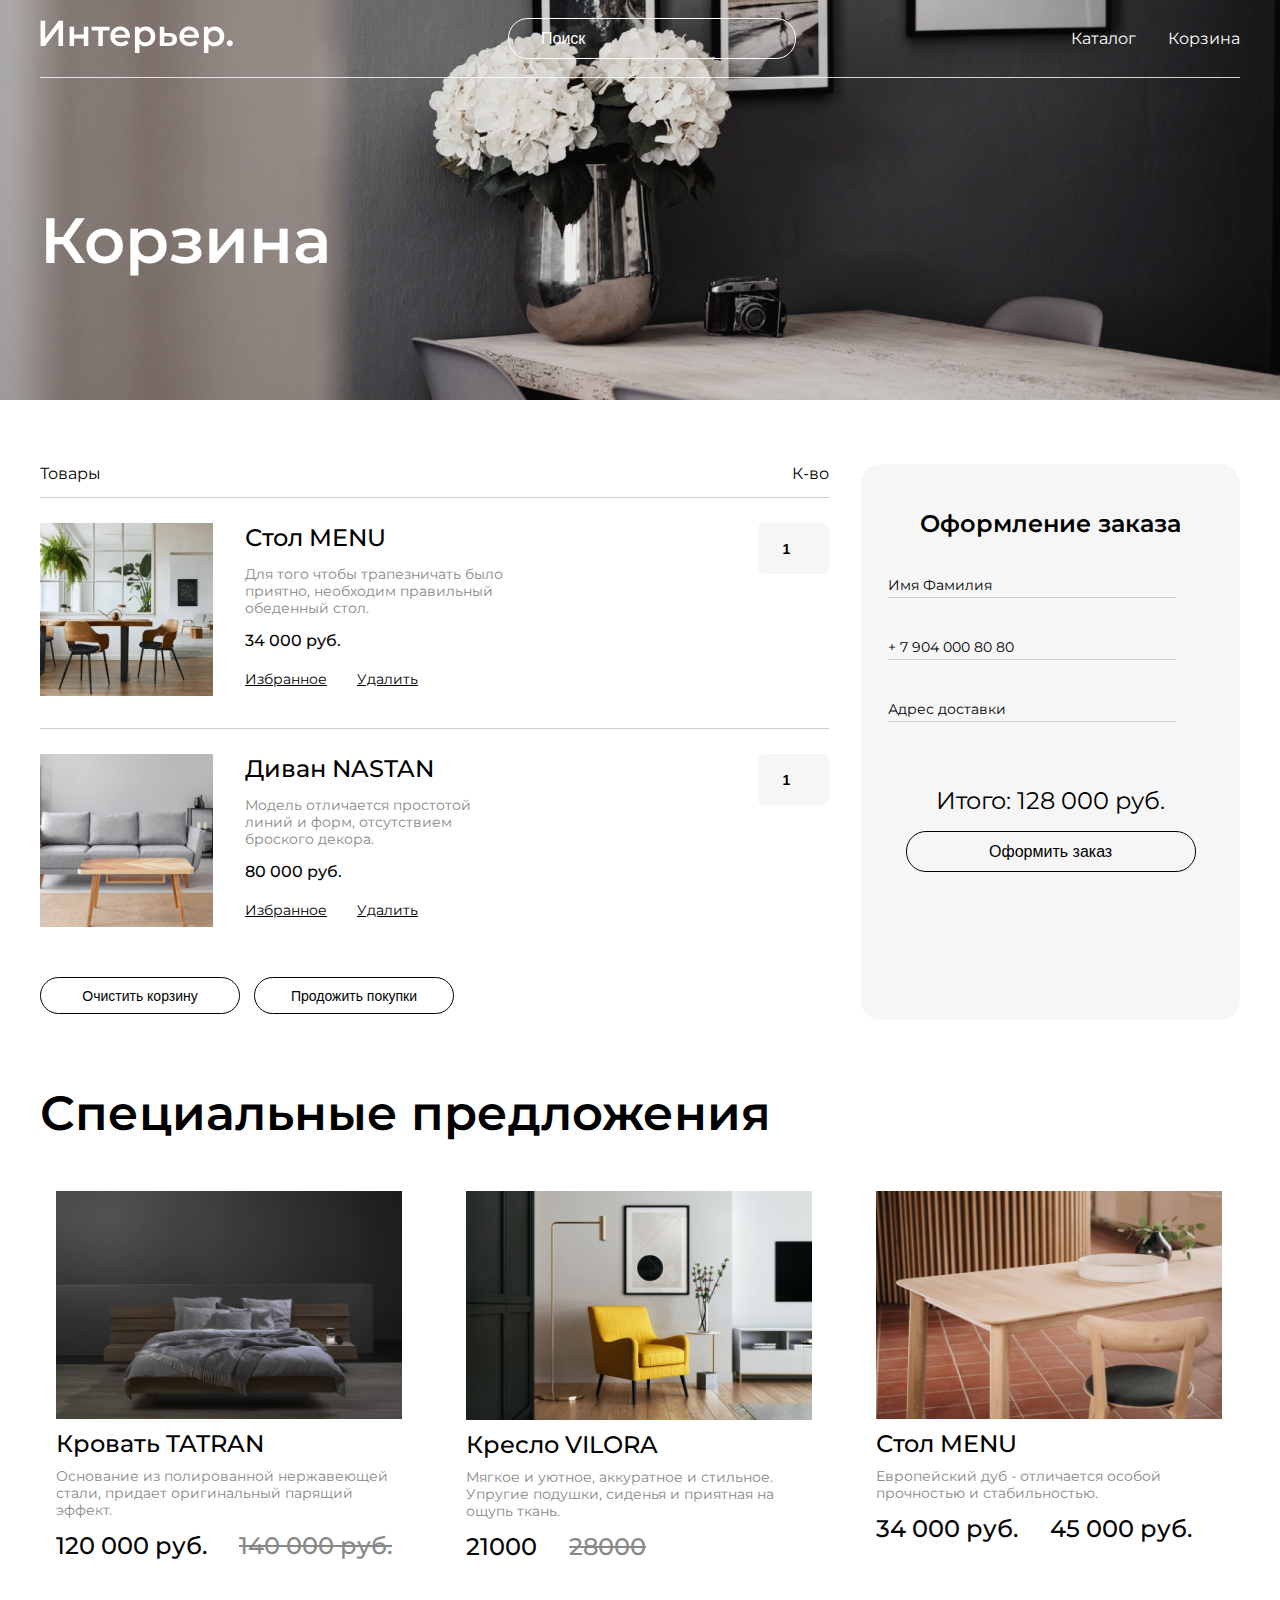
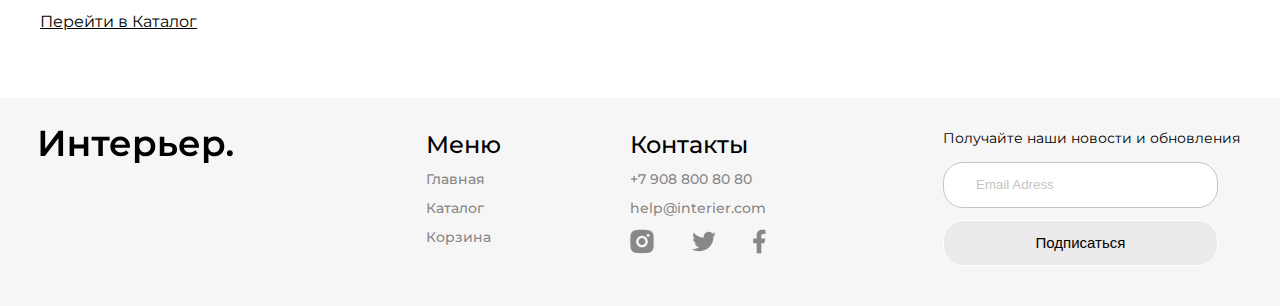
<file: cart.html>
<!DOCTYPE html>
<html lang="ru">

<head>
  <meta charset="UTF-8">
  <meta http-equiv="X-UA-Compatible" content="IE=edge">
  <meta name="viewport" content="width=device-width, initial-scale=1.0">
  <link rel="preconnect" href="https://fonts.googleapis.com">
  <link rel="preconnect" href="https://fonts.gstatic.com" crossorigin>
  <link href="https://fonts.googleapis.com/css2?family=Montserrat&display=swap" rel="stylesheet">
  <link rel="stylesheet" href="style.css">
  <title>Интерьер.</title>
</head>

<body>

  <div class="top_cart center">
    <header class="top_header">
      <a href="index.html" class="logo_link">
        <img class="logo_link" src="img/logo.svg" alt="Логотип">
      </a>
      <input class="top_header_input" type="text" placeholder="Поиск">
      <nav class="top_menu">
        <a href="catalog.html" class="top_menu_link">Каталог</a>
        <a href="cart.html" class="top_menu_link">Корзина</a>
      </nav>
      <div class="top_menu_mobile">
        <a href="#"><svg width="17" height="16" viewBox="0 0 17 16" fill="none" xmlns="http://www.w3.org/2000/svg">
          <path d="M2.7515 1.99141C1.59282 3.14838 0.918906 4.70363 0.867092 6.34023C0.815278 7.97682 1.38946 9.57159 2.47264 10.7995C3.55581 12.0275 5.06645 12.7962 6.69672 12.9491C8.29727 13.0991 9.89485 12.6444 11.1757 11.6766L14.5069 15.0085L14.5069 15.0085C14.5897 15.0914 14.6881 15.1571 14.7963 15.2019C14.9046 15.2468 15.0206 15.2698 15.1377 15.2698C15.2549 15.2698 15.3709 15.2468 15.4791 15.2019C15.5873 15.1571 15.6857 15.0914 15.7685 15.0085C15.8514 14.9257 15.9171 14.8274 15.9619 14.7191C16.0068 14.6109 16.0298 14.4949 16.0298 14.3777C16.0298 14.2606 16.0068 14.1446 15.9619 14.0363C15.9171 13.9281 15.8514 13.8298 15.7685 13.7469L15.7685 13.7469L12.4368 10.416C13.4021 9.13496 13.8547 7.53846 13.7038 5.93943C13.5501 4.31054 12.7816 2.80139 11.5547 1.719C10.3277 0.636623 8.73451 0.0623154 7.09916 0.11292C5.46381 0.163525 3.90917 0.835233 2.7515 1.99141ZM2.7515 1.99141L2.82216 2.06217L2.7515 1.99141ZM10.5895 3.25366C11.0271 3.68416 11.3751 4.19703 11.6135 4.76269C11.8518 5.32835 11.9758 5.93561 11.9783 6.54944C11.9808 7.16327 11.8618 7.77152 11.628 8.3391C11.3943 8.90669 11.0505 9.42238 10.6164 9.85642C10.1824 10.2905 9.66668 10.6343 9.09909 10.868C8.53151 11.1018 7.92326 11.2208 7.30943 11.2183C6.6956 11.2158 6.08834 11.0918 5.52268 10.8535C4.95702 10.6151 4.44415 10.2671 4.01365 9.82954C3.15334 8.95509 2.67341 7.77613 2.6784 6.54944C2.6834 5.32275 3.17291 4.14773 4.04032 3.28033C4.90772 2.41292 6.08274 1.92341 7.30943 1.91841C8.53612 1.91342 9.71508 2.39335 10.5895 3.25366Z" fill="white" stroke="white" stroke-width="0.2"/>
          </svg>
        </a>
        <a href="catalog.html"><svg width="20" height="21" viewBox="0 0 20 21" fill="none" xmlns="http://www.w3.org/2000/svg">
          <rect x="0.800537" y="0.900024" width="4.57143" height="4.57143" fill="white"/>
          <rect x="0.800537" y="8.21436" width="4.57143" height="4.57143" fill="white"/>
          <rect x="0.800537" y="15.5286" width="4.57143" height="4.57143" fill="white"/>
          <rect x="8.11401" y="8.21436" width="4.57143" height="4.57143" fill="white"/>
          <rect x="8.11401" y="15.5286" width="4.57143" height="4.57143" fill="white"/>
          <rect x="8.11401" y="0.900024" width="4.57143" height="4.57143" fill="white"/>
          <rect x="15.4285" y="8.21436" width="4.57143" height="4.57143" fill="white"/>
          <rect x="15.4285" y="15.5286" width="4.57143" height="4.57143" fill="white"/>
          <rect x="15.4285" y="0.900024" width="4.57143" height="4.57143" fill="white"/>
          </svg>
        </a>
        <a href="cart.html"><svg width="25" height="25" viewBox="0 0 25 25" fill="none" xmlns="http://www.w3.org/2000/svg">
          <path d="M14.5834 20.8333C15.1359 20.8333 15.6658 20.6138 16.0566 20.2231C16.4473 19.8324 16.6667 19.3025 16.6667 18.75C16.6667 18.1974 16.4473 17.6675 16.0566 17.2768C15.6658 16.8861 15.1359 16.6666 14.5834 16.6666C14.0309 16.6666 13.501 16.8861 13.1103 17.2768C12.7196 17.6675 12.5001 18.1974 12.5001 18.75C12.5001 19.3025 12.7196 19.8324 13.1103 20.2231C13.501 20.6138 14.0309 20.8333 14.5834 20.8333ZM7.29174 20.8333C7.84428 20.8333 8.37418 20.6138 8.76488 20.2231C9.15558 19.8324 9.37508 19.3025 9.37508 18.75C9.37508 18.1974 9.15558 17.6675 8.76488 17.2768C8.37418 16.8861 7.84428 16.6666 7.29174 16.6666C6.73921 16.6666 6.20931 16.8861 5.81861 17.2768C5.4279 17.6675 5.20841 18.1974 5.20841 18.75C5.20841 19.3025 5.4279 19.8324 5.81861 20.2231C6.20931 20.6138 6.73921 20.8333 7.29174 20.8333ZM20.873 6.16975C21.133 6.16136 21.3796 6.05217 21.5606 5.86525C21.7416 5.67834 21.8428 5.42836 21.8428 5.16819C21.8428 4.90801 21.7416 4.65804 21.5606 4.47112C21.3796 4.28421 21.133 4.17501 20.873 4.16663H19.674C18.7345 4.16663 17.922 4.81871 17.7178 5.73538L16.4126 11.6125C16.2084 12.5291 15.3959 13.1812 14.4563 13.1812H6.63133L5.12924 7.17079H14.8636C15.1212 7.15904 15.3644 7.04844 15.5425 6.86199C15.7206 6.67555 15.82 6.42761 15.82 6.16975C15.82 5.91189 15.7206 5.66395 15.5425 5.47751C15.3644 5.29106 15.1212 5.18046 14.8636 5.16871H5.12924C4.82473 5.16862 4.5242 5.23796 4.25051 5.37145C3.97682 5.50495 3.73716 5.69909 3.54976 5.93911C3.36236 6.17913 3.23215 6.45872 3.16903 6.75662C3.10591 7.05452 3.11154 7.36289 3.1855 7.65829L4.68758 13.6666C4.79586 14.1002 5.046 14.485 5.39821 14.7601C5.75042 15.0351 6.18447 15.1844 6.63133 15.1843H14.4563C15.368 15.1845 16.2524 14.8736 16.9636 14.3032C17.6748 13.7327 18.1701 12.9368 18.3678 12.0468L19.674 6.16975H20.873Z" fill="white"/>
          </svg>
        </a>
      </div>
    </header>
    
    <section>
      <h1 class="top_catalog_h1">Корзина</h1>
    </section>  
  </div>

  <section>
    <div class="cart center">
      <div class="cart_content">
        <div class="cart_name">
          <p class="topline">Товары</p>
          <p class="topline">К-во</p>
        </div>

        <div class="cart_item">
          <div class="cart_left">
            <img class="cart_img" src="img/stolmenu3.jpg" alt="MENU" class="cart_img">
            <div class="cart_info">
              <a href="#" class="cart_product_who">Стол MENU</a>
              <p class="cart_product_which">Для того чтобы трапезничать было приятно, необходим правильный обеденный стол.</p>
              <p class="cart_product_price">34 000 руб.</p>
              <div class="cart_link">
                <a href="#" class="cart_link_item">Избранное</a>
                <a href="#" class="cart_link_item">Удалить</a>
              </div>
            </div>
          </div>
            <input type="number" min="1" value="1" class="cart_item_input">
        </div>

        <div class="cart_item">
          <div class="cart_left">
            <img class="cart_img" src="img/nastan3.jpg" alt="NASTAN" class="cart_img">
            <div class="cart_info">
              <a href="#" class="cart_product_who">Диван NASTAN</a>
              <p class="cart_product_which">Модель отличается простотой линий и форм, отсутствием броского декора. </p>
              <p class="cart_product_price">80 000 руб.</p>
              <div class="cart_link">
                <a href="#" class="cart_link_item">Избранное</a>
                <a href="#" class="cart_link_item">Удалить</a>
              </div>
            </div>
          </div>
          <input type="number" min="1" value="1" class="cart_item_input">
        </div>

        <div class="cart_buttons">
          <button class="cart_buttons_button">Очистить корзину</button>
          <button class="cart_buttons_button">Продожить покупки</button>
        </div>
      </div>

      <div class="cart_form">
        <h3 class="cart_form_h3">Оформление заказа</h3>
        <form action="#" class="form">
          <div class="form_string">
            <input type="text" class="form_string_item" placeholder="Имя Фамилия">
            <input type="text" class="form_string_item" placeholder="+ 7 904 000 80 80">
            <input type="text" class="form_string_item" placeholder="Адрес доставки">
          </div>
          <div class="form_total">
            <h3 class="form_total_result">Итого: 128 000 руб.</h3>
            <button class="form_total_button">Оформить заказ</button>
          </div>
        </form>
      </div>
    </div>
  </section>

  <section>
    <div class="special center">
     <h2 class="special_text">Специальные предложения</h2>
       <div class="catalog_products">
          <div class="catalog_product">
            <img src="img/tatran2.jpg" alt="TATRAN" class="catalog_img">
            <div class="catalog_product_icon">
              <a href="cart.html">
                <svg class="catalog_product_icon_img" width="20" height="22" viewBox="0 0 20 22" fill="none" xmlns="http://www.w3.org/2000/svg">
                  <path d="M4.99994 7V5C4.99994 3.67916 5.07087 1.93397 5.99994 1C6.92902 0.0660251 8.68603 0 9.99994 0C11.3139 0 13.0709 0.0660251 13.9999 1C14.929 1.93397 14.9999 3.67916 14.9999 5V7H17.9999C18.2627 7 18.8141 6.81321 18.9999 7C19.1858 7.18679 18.9999 7.73583 18.9999 8V20C18.9999 20.2642 19.1858 20.8132 18.9999 21C18.8141 21.1868 18.2627 21 17.9999 21H1.99994C1.73716 21 1.18576 21.1868 0.999943 21C0.814128 20.8132 0.999943 20.2642 0.999943 20V8C0.999943 7.73583 0.814128 7.18679 0.999943 7C1.18576 6.81321 1.73716 7 1.99994 7H4.99994ZM4.99994 9H2.99994V19H16.9999V9H14.9999V11H12.9999V9H6.99994V11H4.99994V9ZM6.99994 7H12.9999V5C12.9999 4.2075 12.5574 3.56038 11.9999 3C11.4425 2.43962 10.7883 2 9.99994 2C9.21159 2 8.55739 2.43962 7.99994 3C7.4425 3.56038 6.99994 4.2075 6.99994 5V7Z" fill="#C4C4C4"/>
                </svg>
              </a>
              <a href="catalog.html">
                <svg class="catalog_product_icon_img" width="20" height="20" viewBox="0 0 20 20" fill="none" xmlns="http://www.w3.org/2000/svg">
                  <path d="M9.99999 19C9.35499 18.428 8.62599 17.833 7.85499 17.2H7.84499C5.12999 14.98 2.05299 12.468 0.693992 9.458C0.24751 8.49973 0.0108963 7.45713 -1.91116e-05 6.4C-0.00300091 4.94949 0.578763 3.55899 1.6138 2.54277C2.64884 1.52655 4.04978 0.970397 5.49999 1C6.68062 1.00187 7.83583 1.34308 8.82799 1.983C9.26396 2.26597 9.65841 2.60826 9.99999 3C10.3435 2.6098 10.738 2.26771 11.173 1.983C12.1647 1.34296 13.3197 1.00172 14.5 1C15.9502 0.970397 17.3511 1.52655 18.3862 2.54277C19.4212 3.55899 20.003 4.94949 20 6.4C19.9898 7.45882 19.7532 8.5032 19.306 9.463C17.947 12.473 14.871 14.984 12.156 17.2L12.146 17.208C11.374 17.837 10.646 18.432 10.001 19.008L9.99999 19ZM5.49999 3C4.5685 2.98835 3.67006 3.34485 2.99999 3.992C2.35438 4.62617 1.99355 5.49505 1.99991 6.4C2.01132 7.1705 2.18582 7.92985 2.51199 8.628C3.1535 9.92671 4.0191 11.1021 5.06899 12.1C6.05999 13.1 7.19999 14.068 8.18599 14.882C8.45899 15.107 8.73699 15.334 9.01499 15.561L9.18999 15.704C9.45699 15.922 9.73299 16.148 9.99999 16.37L10.013 16.358L10.019 16.353H10.025L10.034 16.346H10.039H10.044L10.062 16.331L10.103 16.298L10.11 16.292L10.121 16.284H10.127L10.136 16.276L10.8 15.731L10.974 15.588C11.255 15.359 11.533 15.132 11.806 14.907C12.792 14.093 13.933 13.126 14.924 12.121C15.974 11.1236 16.8397 9.94852 17.481 8.65C17.8131 7.9458 17.9901 7.17851 18 6.4C18.0042 5.49784 17.6435 4.6323 17 4C16.3312 3.34992 15.4326 2.99049 14.5 3C13.3619 2.99033 12.2739 3.46737 11.51 4.311L9.99999 6.051L8.48999 4.311C7.72606 3.46737 6.63807 2.99033 5.49999 3Z" fill="#C4C4C4"/>
                </svg> 
              </a>                          
            </div>
            <a href="#" class="product_who">Кровать TATRAN</a>
            <p class="product_which">Основание из полированной нержавеющей стали, придает оригинальный парящий эффект.</p>
            <div class="special_price">
              <p class="product_price1">120 000 руб.</p>
              <p class="product_price2">140 000 руб.</p>
            </div>
          </div>
 
          <div class="catalog_product">
            <img src="img/vilora2.jpg" alt="Кресло VILORA" class="catalog_img">
            <div class="catalog_product_icon">
              <a href="cart.html">
                <svg class="catalog_product_icon_img" width="20" height="22" viewBox="0 0 20 22" fill="none" xmlns="http://www.w3.org/2000/svg">
                  <path d="M4.99994 7V5C4.99994 3.67916 5.07087 1.93397 5.99994 1C6.92902 0.0660251 8.68603 0 9.99994 0C11.3139 0 13.0709 0.0660251 13.9999 1C14.929 1.93397 14.9999 3.67916 14.9999 5V7H17.9999C18.2627 7 18.8141 6.81321 18.9999 7C19.1858 7.18679 18.9999 7.73583 18.9999 8V20C18.9999 20.2642 19.1858 20.8132 18.9999 21C18.8141 21.1868 18.2627 21 17.9999 21H1.99994C1.73716 21 1.18576 21.1868 0.999943 21C0.814128 20.8132 0.999943 20.2642 0.999943 20V8C0.999943 7.73583 0.814128 7.18679 0.999943 7C1.18576 6.81321 1.73716 7 1.99994 7H4.99994ZM4.99994 9H2.99994V19H16.9999V9H14.9999V11H12.9999V9H6.99994V11H4.99994V9ZM6.99994 7H12.9999V5C12.9999 4.2075 12.5574 3.56038 11.9999 3C11.4425 2.43962 10.7883 2 9.99994 2C9.21159 2 8.55739 2.43962 7.99994 3C7.4425 3.56038 6.99994 4.2075 6.99994 5V7Z" fill="#C4C4C4"/>
                </svg>
              </a>
              <a href="catalog.html">
                <svg class="catalog_product_icon_img" width="20" height="20" viewBox="0 0 20 20" fill="none" xmlns="http://www.w3.org/2000/svg">
                  <path d="M9.99999 19C9.35499 18.428 8.62599 17.833 7.85499 17.2H7.84499C5.12999 14.98 2.05299 12.468 0.693992 9.458C0.24751 8.49973 0.0108963 7.45713 -1.91116e-05 6.4C-0.00300091 4.94949 0.578763 3.55899 1.6138 2.54277C2.64884 1.52655 4.04978 0.970397 5.49999 1C6.68062 1.00187 7.83583 1.34308 8.82799 1.983C9.26396 2.26597 9.65841 2.60826 9.99999 3C10.3435 2.6098 10.738 2.26771 11.173 1.983C12.1647 1.34296 13.3197 1.00172 14.5 1C15.9502 0.970397 17.3511 1.52655 18.3862 2.54277C19.4212 3.55899 20.003 4.94949 20 6.4C19.9898 7.45882 19.7532 8.5032 19.306 9.463C17.947 12.473 14.871 14.984 12.156 17.2L12.146 17.208C11.374 17.837 10.646 18.432 10.001 19.008L9.99999 19ZM5.49999 3C4.5685 2.98835 3.67006 3.34485 2.99999 3.992C2.35438 4.62617 1.99355 5.49505 1.99991 6.4C2.01132 7.1705 2.18582 7.92985 2.51199 8.628C3.1535 9.92671 4.0191 11.1021 5.06899 12.1C6.05999 13.1 7.19999 14.068 8.18599 14.882C8.45899 15.107 8.73699 15.334 9.01499 15.561L9.18999 15.704C9.45699 15.922 9.73299 16.148 9.99999 16.37L10.013 16.358L10.019 16.353H10.025L10.034 16.346H10.039H10.044L10.062 16.331L10.103 16.298L10.11 16.292L10.121 16.284H10.127L10.136 16.276L10.8 15.731L10.974 15.588C11.255 15.359 11.533 15.132 11.806 14.907C12.792 14.093 13.933 13.126 14.924 12.121C15.974 11.1236 16.8397 9.94852 17.481 8.65C17.8131 7.9458 17.9901 7.17851 18 6.4C18.0042 5.49784 17.6435 4.6323 17 4C16.3312 3.34992 15.4326 2.99049 14.5 3C13.3619 2.99033 12.2739 3.46737 11.51 4.311L9.99999 6.051L8.48999 4.311C7.72606 3.46737 6.63807 2.99033 5.49999 3Z" fill="#C4C4C4"/>
                </svg> 
              </a>                          
            </div>
            <a href="#" class="product_who">Кресло VILORA</a>
            <p class="product_which">Мягкое и уютное, аккуратное и стильное. Упругие подушки, сиденья и приятная на ощупь ткань.</p>
            <div class="special_price">
              <p class="product_price1">21000</p>
              <p class="product_price2">28000</p>
            </div>
          </div>
 
         <div class="catalog_product">
          <img src="img/stolmenu2.jpg" alt="MENU" class="catalog_img">
          <div class="catalog_product_icon">
            <a href="cart.html">
              <svg class="catalog_product_icon_img" width="20" height="22" viewBox="0 0 20 22" fill="none" xmlns="http://www.w3.org/2000/svg">
                <path d="M4.99994 7V5C4.99994 3.67916 5.07087 1.93397 5.99994 1C6.92902 0.0660251 8.68603 0 9.99994 0C11.3139 0 13.0709 0.0660251 13.9999 1C14.929 1.93397 14.9999 3.67916 14.9999 5V7H17.9999C18.2627 7 18.8141 6.81321 18.9999 7C19.1858 7.18679 18.9999 7.73583 18.9999 8V20C18.9999 20.2642 19.1858 20.8132 18.9999 21C18.8141 21.1868 18.2627 21 17.9999 21H1.99994C1.73716 21 1.18576 21.1868 0.999943 21C0.814128 20.8132 0.999943 20.2642 0.999943 20V8C0.999943 7.73583 0.814128 7.18679 0.999943 7C1.18576 6.81321 1.73716 7 1.99994 7H4.99994ZM4.99994 9H2.99994V19H16.9999V9H14.9999V11H12.9999V9H6.99994V11H4.99994V9ZM6.99994 7H12.9999V5C12.9999 4.2075 12.5574 3.56038 11.9999 3C11.4425 2.43962 10.7883 2 9.99994 2C9.21159 2 8.55739 2.43962 7.99994 3C7.4425 3.56038 6.99994 4.2075 6.99994 5V7Z" fill="#C4C4C4"/>
              </svg>
            </a>
            <a href="catalog.html">
              <svg class="catalog_product_icon_img" width="20" height="20" viewBox="0 0 20 20" fill="none" xmlns="http://www.w3.org/2000/svg">
                <path d="M9.99999 19C9.35499 18.428 8.62599 17.833 7.85499 17.2H7.84499C5.12999 14.98 2.05299 12.468 0.693992 9.458C0.24751 8.49973 0.0108963 7.45713 -1.91116e-05 6.4C-0.00300091 4.94949 0.578763 3.55899 1.6138 2.54277C2.64884 1.52655 4.04978 0.970397 5.49999 1C6.68062 1.00187 7.83583 1.34308 8.82799 1.983C9.26396 2.26597 9.65841 2.60826 9.99999 3C10.3435 2.6098 10.738 2.26771 11.173 1.983C12.1647 1.34296 13.3197 1.00172 14.5 1C15.9502 0.970397 17.3511 1.52655 18.3862 2.54277C19.4212 3.55899 20.003 4.94949 20 6.4C19.9898 7.45882 19.7532 8.5032 19.306 9.463C17.947 12.473 14.871 14.984 12.156 17.2L12.146 17.208C11.374 17.837 10.646 18.432 10.001 19.008L9.99999 19ZM5.49999 3C4.5685 2.98835 3.67006 3.34485 2.99999 3.992C2.35438 4.62617 1.99355 5.49505 1.99991 6.4C2.01132 7.1705 2.18582 7.92985 2.51199 8.628C3.1535 9.92671 4.0191 11.1021 5.06899 12.1C6.05999 13.1 7.19999 14.068 8.18599 14.882C8.45899 15.107 8.73699 15.334 9.01499 15.561L9.18999 15.704C9.45699 15.922 9.73299 16.148 9.99999 16.37L10.013 16.358L10.019 16.353H10.025L10.034 16.346H10.039H10.044L10.062 16.331L10.103 16.298L10.11 16.292L10.121 16.284H10.127L10.136 16.276L10.8 15.731L10.974 15.588C11.255 15.359 11.533 15.132 11.806 14.907C12.792 14.093 13.933 13.126 14.924 12.121C15.974 11.1236 16.8397 9.94852 17.481 8.65C17.8131 7.9458 17.9901 7.17851 18 6.4C18.0042 5.49784 17.6435 4.6323 17 4C16.3312 3.34992 15.4326 2.99049 14.5 3C13.3619 2.99033 12.2739 3.46737 11.51 4.311L9.99999 6.051L8.48999 4.311C7.72606 3.46737 6.63807 2.99033 5.49999 3Z" fill="#C4C4C4"/>
              </svg> 
            </a>                          
          </div>
          <a href="#" class="product_who">Стол MENU</a>
          <p class="product_which">Европейский дуб - отличается особой прочностью и стабильностью.</p>
          <div class="special_price">
            <p class="product_price1">34 000 руб.</p>
            <p class="product_price1">45 000 руб.</p>
          </div>
         </div>
       </div>
       <a href="catalog.html" class="catalog_link">Перейти в Каталог</a>
    </div>
   </section>

  <footer>
    <div class="footer center">
      <a href="index.html" class="logo_link_2">
        <img src="img/logo2.svg" alt="Логотип">
      </a>
    
      <div class="footer_content">
        <div class="footer_info">
          <div class="footer_menu">
            <h4 class="footer_menu_text">Меню</h4>
            <a href="index.html" class="footer_menu_link">Главная</a>
            <a href="catalog.html" class="footer_menu_link">Каталог</a>
            <a href="cart.html" class="footer_menu_link">Корзина</a>
          </div>
        
          <div class="footer_contacts">
            <h4 class="footer_contacts_text">Контакты</h4>
            <a href="tel:+79088008080" class="footer_menu_link">+7 908 800 80 80</a>
            <a href="#" class="footer_menu_link">help@interier.com</a>
            <div class="footer_contacts_social">
              <a href="#" class="inst">
                <svg class="footer_contacts_social_img" width="24" height="25" viewBox="0 0 24 25" fill="none" xmlns="http://www.w3.org/2000/svg">
                  <path d="M12 0.833984C15.1699 0.833984 15.5654 0.845651 16.809 0.903984C18.0515 0.962318 18.8974 1.15715 19.6417 1.44648C20.4117 1.74282 21.0604 2.14415 21.709 2.79165C22.3023 3.37486 22.7613 4.08034 23.0542 4.85898C23.3424 5.60215 23.5384 6.44915 23.5967 7.69165C23.6515 8.93532 23.6667 9.33082 23.6667 12.5007C23.6667 15.6705 23.655 16.066 23.5967 17.3097C23.5384 18.5522 23.3424 19.398 23.0542 20.1423C22.7622 20.9214 22.303 21.627 21.709 22.2097C21.1257 22.8027 20.4202 23.2617 19.6417 23.5548C18.8985 23.843 18.0515 24.039 16.809 24.0973C15.5654 24.1522 15.1699 24.1673 12 24.1673C8.83021 24.1673 8.43471 24.1557 7.19104 24.0973C5.94854 24.039 5.10271 23.843 4.35837 23.5548C3.57942 23.2625 2.87382 22.8034 2.29104 22.2097C1.69768 21.6265 1.23863 20.921 0.945874 20.1423C0.656541 19.3992 0.461707 18.5522 0.403374 17.3097C0.348541 16.066 0.333374 15.6705 0.333374 12.5007C0.333374 9.33082 0.345041 8.93532 0.403374 7.69165C0.461707 6.44798 0.656541 5.60332 0.945874 4.85898C1.23782 4.07986 1.69698 3.37419 2.29104 2.79165C2.87399 2.19809 3.57954 1.739 4.35837 1.44648C5.10271 1.15715 5.94737 0.962318 7.19104 0.903984C8.43471 0.849151 8.83021 0.833984 12 0.833984ZM12 6.66732C10.4529 6.66732 8.96921 7.2819 7.87525 8.37586C6.78129 9.46982 6.16671 10.9536 6.16671 12.5007C6.16671 14.0477 6.78129 15.5315 7.87525 16.6254C8.96921 17.7194 10.4529 18.334 12 18.334C13.5471 18.334 15.0309 17.7194 16.1248 16.6254C17.2188 15.5315 17.8334 14.0477 17.8334 12.5007C17.8334 10.9536 17.2188 9.46982 16.1248 8.37586C15.0309 7.2819 13.5471 6.66732 12 6.66732ZM19.5834 6.37565C19.5834 5.98888 19.4297 5.61794 19.1562 5.34445C18.8827 5.07096 18.5118 4.91732 18.125 4.91732C17.7383 4.91732 17.3673 5.07096 17.0938 5.34445C16.8204 5.61794 16.6667 5.98888 16.6667 6.37565C16.6667 6.76243 16.8204 7.13336 17.0938 7.40685C17.3673 7.68034 17.7383 7.83398 18.125 7.83398C18.5118 7.83398 18.8827 7.68034 19.1562 7.40685C19.4297 7.13336 19.5834 6.76243 19.5834 6.37565ZM12 9.00065C12.9283 9.00065 13.8185 9.3694 14.4749 10.0258C15.1313 10.6822 15.5 11.5724 15.5 12.5007C15.5 13.4289 15.1313 14.3191 14.4749 14.9755C13.8185 15.6319 12.9283 16.0007 12 16.0007C11.0718 16.0007 10.1815 15.6319 9.52517 14.9755C8.86879 14.3191 8.50004 13.4289 8.50004 12.5007C8.50004 11.5724 8.86879 10.6822 9.52517 10.0258C10.1815 9.3694 11.0718 9.00065 12 9.00065Z" fill="#888888"/>
                </svg>
              </a>
              <a href="#" class="twit">
                <svg class="footer_contacts_social_img" width="24" height="21" viewBox="0 0 24 21" fill="none" xmlns="http://www.w3.org/2000/svg">
                  <path d="M23.8557 3.09907C22.965 3.49305 22.0205 3.75179 21.0534 3.86674C22.0728 3.25708 22.8357 2.29759 23.2001 1.16707C22.2434 1.7364 21.1946 2.1354 20.1014 2.35124C19.3671 1.56558 18.3938 1.04453 17.3328 0.869085C16.2719 0.693643 15.1827 0.873642 14.2345 1.3811C13.2864 1.88855 12.5325 2.69503 12.09 3.67516C11.6475 4.65529 11.5413 5.75415 11.7877 6.8009C9.84769 6.70367 7.94978 6.19951 6.21723 5.32118C4.48468 4.44284 2.95621 3.20996 1.73106 1.70257C1.2974 2.44743 1.06951 3.29417 1.07073 4.15607C1.07073 5.84774 1.93173 7.34224 3.24073 8.21724C2.46607 8.19285 1.70847 7.98365 1.03106 7.60707V7.66774C1.0313 8.79439 1.42116 9.88629 2.13455 10.7583C2.84794 11.6303 3.84096 12.2288 4.94523 12.4522C4.22611 12.6471 3.47209 12.6758 2.74023 12.5362C3.05157 13.506 3.6584 14.3541 4.47575 14.9619C5.2931 15.5696 6.28004 15.9065 7.29839 15.9254C6.28629 16.7203 5.12743 17.3079 3.88809 17.6546C2.64874 18.0013 1.35321 18.1004 0.0755615 17.9461C2.30588 19.3804 4.90217 20.1419 7.55389 20.1394C16.5291 20.1394 21.4372 12.7042 21.4372 6.25607C21.4372 6.04607 21.4314 5.83374 21.4221 5.62607C22.3774 4.9356 23.2019 4.08026 23.8569 3.10024L23.8557 3.09907Z" fill="#888888"/>
                </svg>  
              </a>
              <a href="#" class="fb">
                <svg class="footer_contacts_social_img" width="13" height="25" viewBox="0 0 13 25" fill="none" xmlns="http://www.w3.org/2000/svg">
                  <path d="M8.33329 14.2218H11.25L12.4166 9.55518H8.33329V7.22184C8.33329 6.02018 8.33329 4.88851 10.6666 4.88851H12.4166V0.968509C12.0363 0.918343 10.6001 0.805176 9.08346 0.805176C5.91596 0.805176 3.66663 2.73834 3.66663 6.28851V9.55518H0.166626V14.2218H3.66663V24.1385H8.33329V14.2218Z" fill="#888888"/>
                </svg>
              </a>
            </div>
          </div>
        </div>
      
        <div class="footer_forms">
          <form action="#">
            <p class="footer_news">Получайте наши новости и обновления</p>
            <input type="email" class="footer_email" placeholder="Email Adress">
            <div class="buttom">
              <button class="footer_subscribe">Подписаться</button>
            </div>
          </form>
        </div>
      </div>
    </div>
  
  </footer>

</body>
</html>
</file>
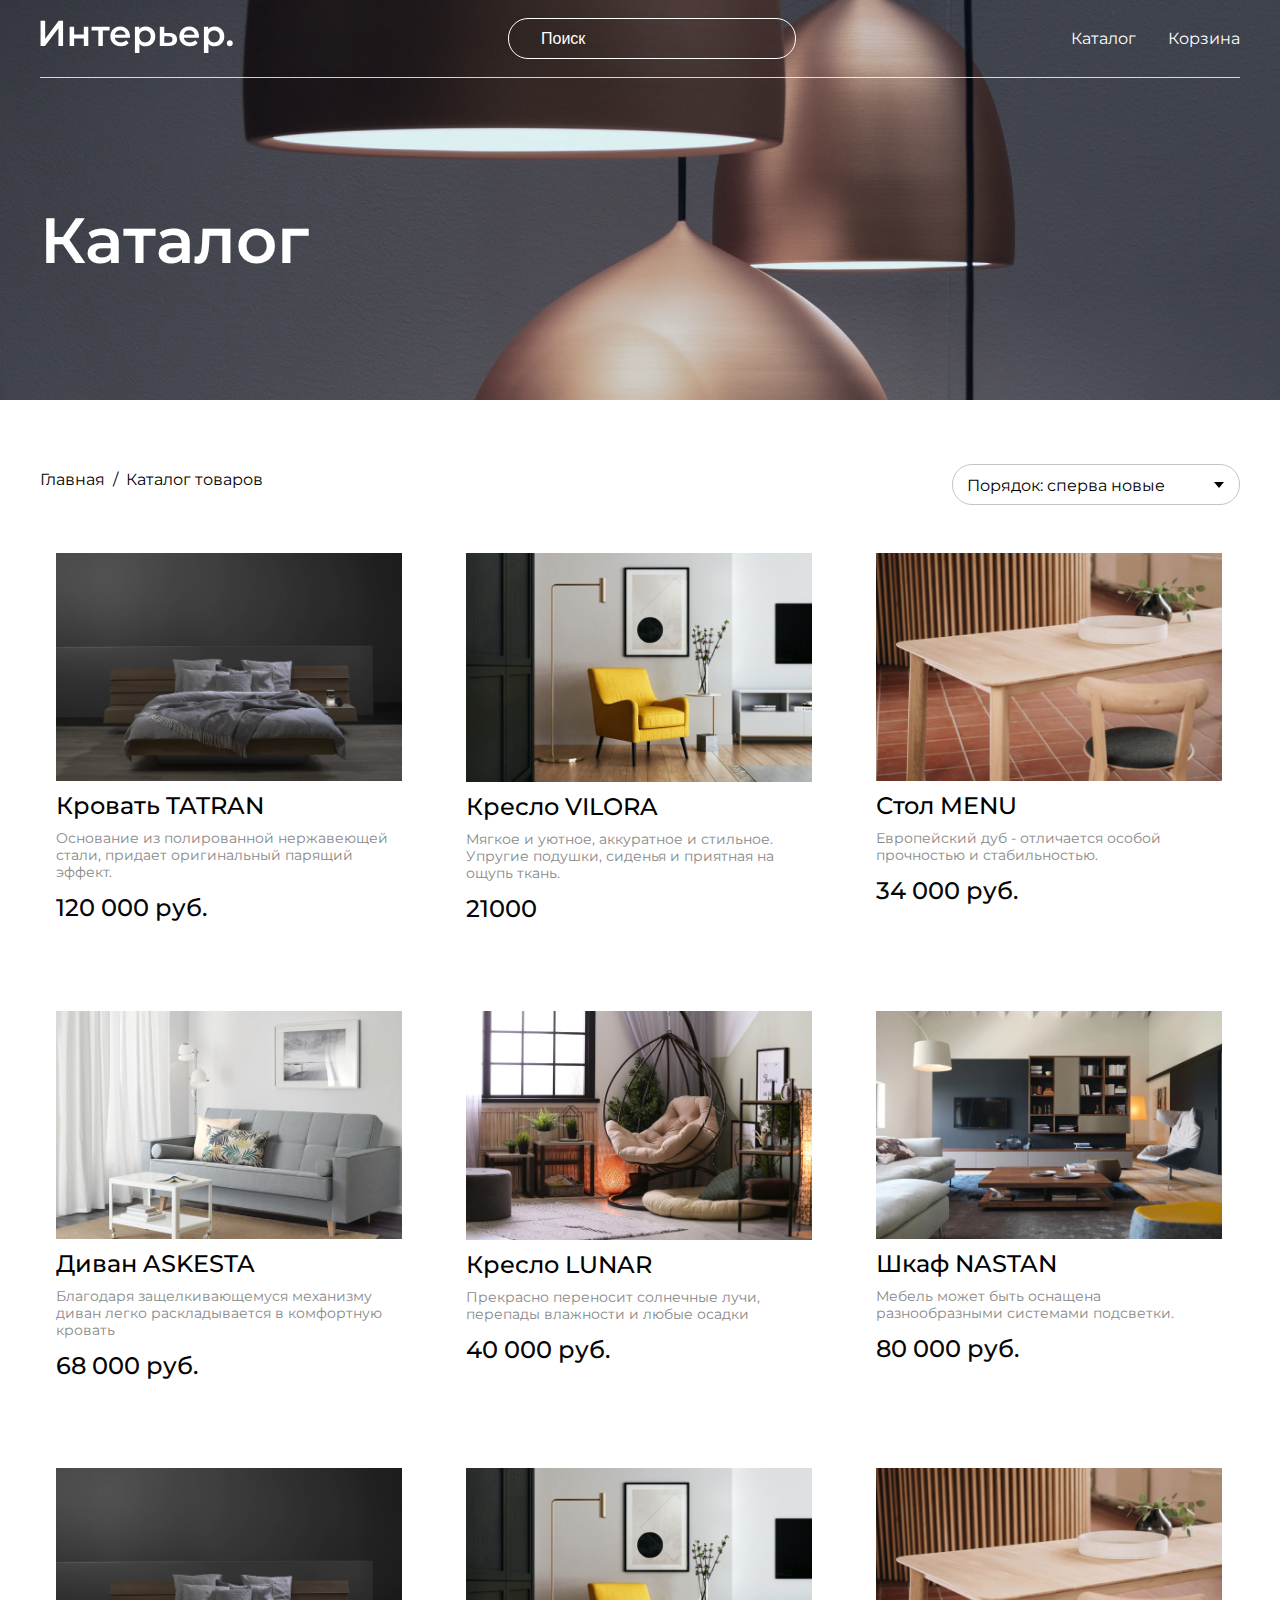
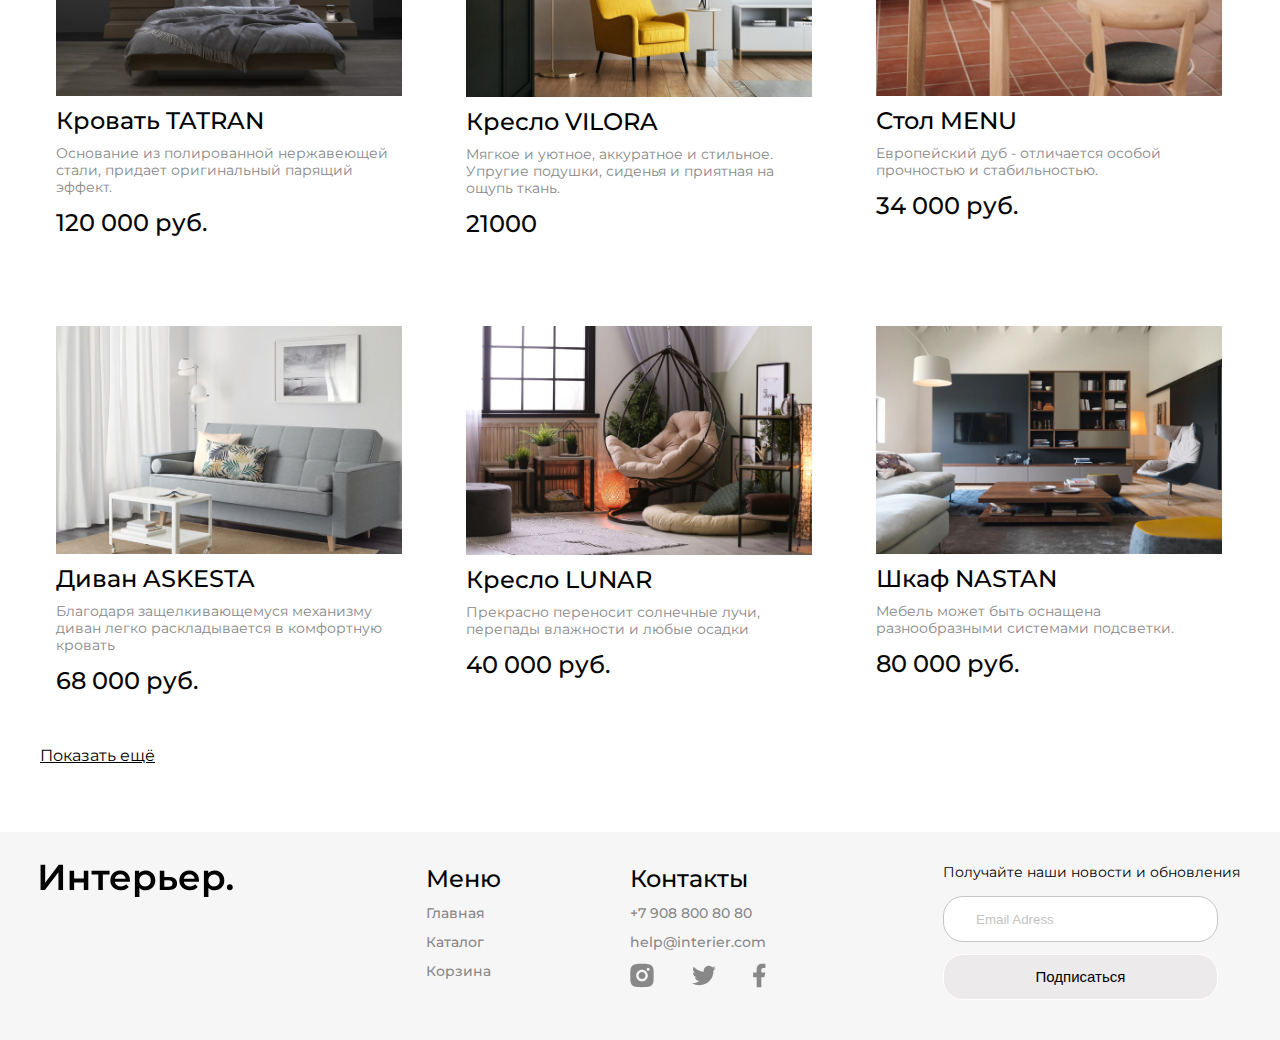
<file: catalog.html>
<!DOCTYPE html>
<html lang="ru">

<head>
  <meta charset="UTF-8">
  <meta http-equiv="X-UA-Compatible" content="IE=edge">
  <meta name="viewport" content="width=device-width, initial-scale=1.0">
  <link rel="preconnect" href="https://fonts.googleapis.com">
  <link rel="preconnect" href="https://fonts.gstatic.com" crossorigin>
  <link href="https://fonts.googleapis.com/css2?family=Montserrat&display=swap" rel="stylesheet">
  <link rel="stylesheet" href="style.css">
  <title>Интерьер.</title>
</head>

<body>

  <div class="top_catalog center">
    <header class="top_header">
      <a href="index.html" class="logo_link">
        <img class="logo_link" src="img/logo.svg" alt="Логотип">
      </a>
      <input class="top_header_input" type="text" placeholder="Поиск">
      <nav class="top_menu">
        <a href="catalog.html" class="top_menu_link">Каталог</a>
        <a href="cart.html" class="top_menu_link">Корзина</a>
      </nav>
      <div class="top_menu_mobile">
        <a href="#"><svg width="17" height="16" viewBox="0 0 17 16" fill="none" xmlns="http://www.w3.org/2000/svg">
          <path d="M2.7515 1.99141C1.59282 3.14838 0.918906 4.70363 0.867092 6.34023C0.815278 7.97682 1.38946 9.57159 2.47264 10.7995C3.55581 12.0275 5.06645 12.7962 6.69672 12.9491C8.29727 13.0991 9.89485 12.6444 11.1757 11.6766L14.5069 15.0085L14.5069 15.0085C14.5897 15.0914 14.6881 15.1571 14.7963 15.2019C14.9046 15.2468 15.0206 15.2698 15.1377 15.2698C15.2549 15.2698 15.3709 15.2468 15.4791 15.2019C15.5873 15.1571 15.6857 15.0914 15.7685 15.0085C15.8514 14.9257 15.9171 14.8274 15.9619 14.7191C16.0068 14.6109 16.0298 14.4949 16.0298 14.3777C16.0298 14.2606 16.0068 14.1446 15.9619 14.0363C15.9171 13.9281 15.8514 13.8298 15.7685 13.7469L15.7685 13.7469L12.4368 10.416C13.4021 9.13496 13.8547 7.53846 13.7038 5.93943C13.5501 4.31054 12.7816 2.80139 11.5547 1.719C10.3277 0.636623 8.73451 0.0623154 7.09916 0.11292C5.46381 0.163525 3.90917 0.835233 2.7515 1.99141ZM2.7515 1.99141L2.82216 2.06217L2.7515 1.99141ZM10.5895 3.25366C11.0271 3.68416 11.3751 4.19703 11.6135 4.76269C11.8518 5.32835 11.9758 5.93561 11.9783 6.54944C11.9808 7.16327 11.8618 7.77152 11.628 8.3391C11.3943 8.90669 11.0505 9.42238 10.6164 9.85642C10.1824 10.2905 9.66668 10.6343 9.09909 10.868C8.53151 11.1018 7.92326 11.2208 7.30943 11.2183C6.6956 11.2158 6.08834 11.0918 5.52268 10.8535C4.95702 10.6151 4.44415 10.2671 4.01365 9.82954C3.15334 8.95509 2.67341 7.77613 2.6784 6.54944C2.6834 5.32275 3.17291 4.14773 4.04032 3.28033C4.90772 2.41292 6.08274 1.92341 7.30943 1.91841C8.53612 1.91342 9.71508 2.39335 10.5895 3.25366Z" fill="white" stroke="white" stroke-width="0.2"/>
          </svg>
        </a>
        <a href="catalog.html"><svg width="20" height="21" viewBox="0 0 20 21" fill="none" xmlns="http://www.w3.org/2000/svg">
          <rect x="0.800537" y="0.900024" width="4.57143" height="4.57143" fill="white"/>
          <rect x="0.800537" y="8.21436" width="4.57143" height="4.57143" fill="white"/>
          <rect x="0.800537" y="15.5286" width="4.57143" height="4.57143" fill="white"/>
          <rect x="8.11401" y="8.21436" width="4.57143" height="4.57143" fill="white"/>
          <rect x="8.11401" y="15.5286" width="4.57143" height="4.57143" fill="white"/>
          <rect x="8.11401" y="0.900024" width="4.57143" height="4.57143" fill="white"/>
          <rect x="15.4285" y="8.21436" width="4.57143" height="4.57143" fill="white"/>
          <rect x="15.4285" y="15.5286" width="4.57143" height="4.57143" fill="white"/>
          <rect x="15.4285" y="0.900024" width="4.57143" height="4.57143" fill="white"/>
          </svg>
        </a>
        <a href="cart.html"><svg width="25" height="25" viewBox="0 0 25 25" fill="none" xmlns="http://www.w3.org/2000/svg">
          <path d="M14.5834 20.8333C15.1359 20.8333 15.6658 20.6138 16.0566 20.2231C16.4473 19.8324 16.6667 19.3025 16.6667 18.75C16.6667 18.1974 16.4473 17.6675 16.0566 17.2768C15.6658 16.8861 15.1359 16.6666 14.5834 16.6666C14.0309 16.6666 13.501 16.8861 13.1103 17.2768C12.7196 17.6675 12.5001 18.1974 12.5001 18.75C12.5001 19.3025 12.7196 19.8324 13.1103 20.2231C13.501 20.6138 14.0309 20.8333 14.5834 20.8333ZM7.29174 20.8333C7.84428 20.8333 8.37418 20.6138 8.76488 20.2231C9.15558 19.8324 9.37508 19.3025 9.37508 18.75C9.37508 18.1974 9.15558 17.6675 8.76488 17.2768C8.37418 16.8861 7.84428 16.6666 7.29174 16.6666C6.73921 16.6666 6.20931 16.8861 5.81861 17.2768C5.4279 17.6675 5.20841 18.1974 5.20841 18.75C5.20841 19.3025 5.4279 19.8324 5.81861 20.2231C6.20931 20.6138 6.73921 20.8333 7.29174 20.8333ZM20.873 6.16975C21.133 6.16136 21.3796 6.05217 21.5606 5.86525C21.7416 5.67834 21.8428 5.42836 21.8428 5.16819C21.8428 4.90801 21.7416 4.65804 21.5606 4.47112C21.3796 4.28421 21.133 4.17501 20.873 4.16663H19.674C18.7345 4.16663 17.922 4.81871 17.7178 5.73538L16.4126 11.6125C16.2084 12.5291 15.3959 13.1812 14.4563 13.1812H6.63133L5.12924 7.17079H14.8636C15.1212 7.15904 15.3644 7.04844 15.5425 6.86199C15.7206 6.67555 15.82 6.42761 15.82 6.16975C15.82 5.91189 15.7206 5.66395 15.5425 5.47751C15.3644 5.29106 15.1212 5.18046 14.8636 5.16871H5.12924C4.82473 5.16862 4.5242 5.23796 4.25051 5.37145C3.97682 5.50495 3.73716 5.69909 3.54976 5.93911C3.36236 6.17913 3.23215 6.45872 3.16903 6.75662C3.10591 7.05452 3.11154 7.36289 3.1855 7.65829L4.68758 13.6666C4.79586 14.1002 5.046 14.485 5.39821 14.7601C5.75042 15.0351 6.18447 15.1844 6.63133 15.1843H14.4563C15.368 15.1845 16.2524 14.8736 16.9636 14.3032C17.6748 13.7327 18.1701 12.9368 18.3678 12.0468L19.674 6.16975H20.873Z" fill="white"/>
          </svg>
        </a>
      </div>
    </header>
    
    <section>
      <h1 class="top_catalog_h1">Каталог</h1>
    </section>  
  </div>

  <section>
    <div class="nav_catalog center">
        <ul class="nav_catalog_breadcrumbs">
          <li class="nav_catalog_breadcrumbs_item"> <a href="index.html" class="nav_catalog_breadcrumbs_link">Главная</a></li>
          <li class="nav_catalog_breadcrumbs_item"> <a href="catalog.html" class="nav_catalog_breadcrumbs_link">Каталог товаров</a></li>
        </ul>
      <div class="select">
        <select id="select_catalog">
          <option value="1">Порядок: сперва новые</option>
          <option value="2">Порядок: сперва дорогие</option>
          <option value="2">Порядок: сперва дешёвые</option>
        </select>
      </div>
    </div>
  </section>

  <section>
    <div class="catalog center">

      <div class="catalog_products">
        
        <div class="catalog_product">
          <img src="img/tatran2.jpg" alt="TATRAN" class="catalog_img">
          <div class="catalog_product_icon">
            <a href="cart.html">
              <svg class="catalog_product_icon_img" width="20" height="22" viewBox="0 0 20 22" fill="none" xmlns="http://www.w3.org/2000/svg">
                <path d="M4.99994 7V5C4.99994 3.67916 5.07087 1.93397 5.99994 1C6.92902 0.0660251 8.68603 0 9.99994 0C11.3139 0 13.0709 0.0660251 13.9999 1C14.929 1.93397 14.9999 3.67916 14.9999 5V7H17.9999C18.2627 7 18.8141 6.81321 18.9999 7C19.1858 7.18679 18.9999 7.73583 18.9999 8V20C18.9999 20.2642 19.1858 20.8132 18.9999 21C18.8141 21.1868 18.2627 21 17.9999 21H1.99994C1.73716 21 1.18576 21.1868 0.999943 21C0.814128 20.8132 0.999943 20.2642 0.999943 20V8C0.999943 7.73583 0.814128 7.18679 0.999943 7C1.18576 6.81321 1.73716 7 1.99994 7H4.99994ZM4.99994 9H2.99994V19H16.9999V9H14.9999V11H12.9999V9H6.99994V11H4.99994V9ZM6.99994 7H12.9999V5C12.9999 4.2075 12.5574 3.56038 11.9999 3C11.4425 2.43962 10.7883 2 9.99994 2C9.21159 2 8.55739 2.43962 7.99994 3C7.4425 3.56038 6.99994 4.2075 6.99994 5V7Z" fill="#C4C4C4"/>
              </svg>
            </a>
            <a href="catalog.html">
              <svg class="catalog_product_icon_img" width="20" height="20" viewBox="0 0 20 20" fill="none" xmlns="http://www.w3.org/2000/svg">
                <path d="M9.99999 19C9.35499 18.428 8.62599 17.833 7.85499 17.2H7.84499C5.12999 14.98 2.05299 12.468 0.693992 9.458C0.24751 8.49973 0.0108963 7.45713 -1.91116e-05 6.4C-0.00300091 4.94949 0.578763 3.55899 1.6138 2.54277C2.64884 1.52655 4.04978 0.970397 5.49999 1C6.68062 1.00187 7.83583 1.34308 8.82799 1.983C9.26396 2.26597 9.65841 2.60826 9.99999 3C10.3435 2.6098 10.738 2.26771 11.173 1.983C12.1647 1.34296 13.3197 1.00172 14.5 1C15.9502 0.970397 17.3511 1.52655 18.3862 2.54277C19.4212 3.55899 20.003 4.94949 20 6.4C19.9898 7.45882 19.7532 8.5032 19.306 9.463C17.947 12.473 14.871 14.984 12.156 17.2L12.146 17.208C11.374 17.837 10.646 18.432 10.001 19.008L9.99999 19ZM5.49999 3C4.5685 2.98835 3.67006 3.34485 2.99999 3.992C2.35438 4.62617 1.99355 5.49505 1.99991 6.4C2.01132 7.1705 2.18582 7.92985 2.51199 8.628C3.1535 9.92671 4.0191 11.1021 5.06899 12.1C6.05999 13.1 7.19999 14.068 8.18599 14.882C8.45899 15.107 8.73699 15.334 9.01499 15.561L9.18999 15.704C9.45699 15.922 9.73299 16.148 9.99999 16.37L10.013 16.358L10.019 16.353H10.025L10.034 16.346H10.039H10.044L10.062 16.331L10.103 16.298L10.11 16.292L10.121 16.284H10.127L10.136 16.276L10.8 15.731L10.974 15.588C11.255 15.359 11.533 15.132 11.806 14.907C12.792 14.093 13.933 13.126 14.924 12.121C15.974 11.1236 16.8397 9.94852 17.481 8.65C17.8131 7.9458 17.9901 7.17851 18 6.4C18.0042 5.49784 17.6435 4.6323 17 4C16.3312 3.34992 15.4326 2.99049 14.5 3C13.3619 2.99033 12.2739 3.46737 11.51 4.311L9.99999 6.051L8.48999 4.311C7.72606 3.46737 6.63807 2.99033 5.49999 3Z" fill="#C4C4C4"/>
              </svg> 
            </a>                          
          </div>
          <a href="#" class="product_who">Кровать TATRAN</a>
          <p class="product_which">Основание из полированной нержавеющей стали, придает оригинальный парящий эффект.</p>
          <p class="product_price1">120 000 руб.</p>
        </div>

        <div class="catalog_product">
          <img src="img/vilora2.jpg" alt="Кресло VILORA" class="catalog_img">
          <div class="catalog_product_icon">
            <a href="cart.html">
              <svg class="catalog_product_icon_img" width="20" height="22" viewBox="0 0 20 22" fill="none" xmlns="http://www.w3.org/2000/svg">
                <path d="M4.99994 7V5C4.99994 3.67916 5.07087 1.93397 5.99994 1C6.92902 0.0660251 8.68603 0 9.99994 0C11.3139 0 13.0709 0.0660251 13.9999 1C14.929 1.93397 14.9999 3.67916 14.9999 5V7H17.9999C18.2627 7 18.8141 6.81321 18.9999 7C19.1858 7.18679 18.9999 7.73583 18.9999 8V20C18.9999 20.2642 19.1858 20.8132 18.9999 21C18.8141 21.1868 18.2627 21 17.9999 21H1.99994C1.73716 21 1.18576 21.1868 0.999943 21C0.814128 20.8132 0.999943 20.2642 0.999943 20V8C0.999943 7.73583 0.814128 7.18679 0.999943 7C1.18576 6.81321 1.73716 7 1.99994 7H4.99994ZM4.99994 9H2.99994V19H16.9999V9H14.9999V11H12.9999V9H6.99994V11H4.99994V9ZM6.99994 7H12.9999V5C12.9999 4.2075 12.5574 3.56038 11.9999 3C11.4425 2.43962 10.7883 2 9.99994 2C9.21159 2 8.55739 2.43962 7.99994 3C7.4425 3.56038 6.99994 4.2075 6.99994 5V7Z" fill="#C4C4C4"/>
              </svg>
            </a>
            <a href="catalog.html">
              <svg class="catalog_product_icon_img" width="20" height="20" viewBox="0 0 20 20" fill="none" xmlns="http://www.w3.org/2000/svg">
                <path d="M9.99999 19C9.35499 18.428 8.62599 17.833 7.85499 17.2H7.84499C5.12999 14.98 2.05299 12.468 0.693992 9.458C0.24751 8.49973 0.0108963 7.45713 -1.91116e-05 6.4C-0.00300091 4.94949 0.578763 3.55899 1.6138 2.54277C2.64884 1.52655 4.04978 0.970397 5.49999 1C6.68062 1.00187 7.83583 1.34308 8.82799 1.983C9.26396 2.26597 9.65841 2.60826 9.99999 3C10.3435 2.6098 10.738 2.26771 11.173 1.983C12.1647 1.34296 13.3197 1.00172 14.5 1C15.9502 0.970397 17.3511 1.52655 18.3862 2.54277C19.4212 3.55899 20.003 4.94949 20 6.4C19.9898 7.45882 19.7532 8.5032 19.306 9.463C17.947 12.473 14.871 14.984 12.156 17.2L12.146 17.208C11.374 17.837 10.646 18.432 10.001 19.008L9.99999 19ZM5.49999 3C4.5685 2.98835 3.67006 3.34485 2.99999 3.992C2.35438 4.62617 1.99355 5.49505 1.99991 6.4C2.01132 7.1705 2.18582 7.92985 2.51199 8.628C3.1535 9.92671 4.0191 11.1021 5.06899 12.1C6.05999 13.1 7.19999 14.068 8.18599 14.882C8.45899 15.107 8.73699 15.334 9.01499 15.561L9.18999 15.704C9.45699 15.922 9.73299 16.148 9.99999 16.37L10.013 16.358L10.019 16.353H10.025L10.034 16.346H10.039H10.044L10.062 16.331L10.103 16.298L10.11 16.292L10.121 16.284H10.127L10.136 16.276L10.8 15.731L10.974 15.588C11.255 15.359 11.533 15.132 11.806 14.907C12.792 14.093 13.933 13.126 14.924 12.121C15.974 11.1236 16.8397 9.94852 17.481 8.65C17.8131 7.9458 17.9901 7.17851 18 6.4C18.0042 5.49784 17.6435 4.6323 17 4C16.3312 3.34992 15.4326 2.99049 14.5 3C13.3619 2.99033 12.2739 3.46737 11.51 4.311L9.99999 6.051L8.48999 4.311C7.72606 3.46737 6.63807 2.99033 5.49999 3Z" fill="#C4C4C4"/>
              </svg> 
            </a>                          
          </div>
          <a href="#" class="product_who">Кресло VILORA</a>
          <p class="product_which">Мягкое и уютное, аккуратное и стильное. Упругие подушки,
          сиденья и приятная на ощупь ткань.</p>
          <p class="product_price1">21000</p>
        </div>

        <div class="catalog_product">
          <img src="img/stolmenu2.jpg" alt="MENU" class="catalog_img">
          <div class="catalog_product_icon">
            <a href="cart.html">
              <svg class="catalog_product_icon_img" width="20" height="22" viewBox="0 0 20 22" fill="none" xmlns="http://www.w3.org/2000/svg">
                <path d="M4.99994 7V5C4.99994 3.67916 5.07087 1.93397 5.99994 1C6.92902 0.0660251 8.68603 0 9.99994 0C11.3139 0 13.0709 0.0660251 13.9999 1C14.929 1.93397 14.9999 3.67916 14.9999 5V7H17.9999C18.2627 7 18.8141 6.81321 18.9999 7C19.1858 7.18679 18.9999 7.73583 18.9999 8V20C18.9999 20.2642 19.1858 20.8132 18.9999 21C18.8141 21.1868 18.2627 21 17.9999 21H1.99994C1.73716 21 1.18576 21.1868 0.999943 21C0.814128 20.8132 0.999943 20.2642 0.999943 20V8C0.999943 7.73583 0.814128 7.18679 0.999943 7C1.18576 6.81321 1.73716 7 1.99994 7H4.99994ZM4.99994 9H2.99994V19H16.9999V9H14.9999V11H12.9999V9H6.99994V11H4.99994V9ZM6.99994 7H12.9999V5C12.9999 4.2075 12.5574 3.56038 11.9999 3C11.4425 2.43962 10.7883 2 9.99994 2C9.21159 2 8.55739 2.43962 7.99994 3C7.4425 3.56038 6.99994 4.2075 6.99994 5V7Z" fill="#C4C4C4"/>
              </svg>
            </a>
            <a href="catalog.html">
              <svg class="catalog_product_icon_img" width="20" height="20" viewBox="0 0 20 20" fill="none" xmlns="http://www.w3.org/2000/svg">
                <path d="M9.99999 19C9.35499 18.428 8.62599 17.833 7.85499 17.2H7.84499C5.12999 14.98 2.05299 12.468 0.693992 9.458C0.24751 8.49973 0.0108963 7.45713 -1.91116e-05 6.4C-0.00300091 4.94949 0.578763 3.55899 1.6138 2.54277C2.64884 1.52655 4.04978 0.970397 5.49999 1C6.68062 1.00187 7.83583 1.34308 8.82799 1.983C9.26396 2.26597 9.65841 2.60826 9.99999 3C10.3435 2.6098 10.738 2.26771 11.173 1.983C12.1647 1.34296 13.3197 1.00172 14.5 1C15.9502 0.970397 17.3511 1.52655 18.3862 2.54277C19.4212 3.55899 20.003 4.94949 20 6.4C19.9898 7.45882 19.7532 8.5032 19.306 9.463C17.947 12.473 14.871 14.984 12.156 17.2L12.146 17.208C11.374 17.837 10.646 18.432 10.001 19.008L9.99999 19ZM5.49999 3C4.5685 2.98835 3.67006 3.34485 2.99999 3.992C2.35438 4.62617 1.99355 5.49505 1.99991 6.4C2.01132 7.1705 2.18582 7.92985 2.51199 8.628C3.1535 9.92671 4.0191 11.1021 5.06899 12.1C6.05999 13.1 7.19999 14.068 8.18599 14.882C8.45899 15.107 8.73699 15.334 9.01499 15.561L9.18999 15.704C9.45699 15.922 9.73299 16.148 9.99999 16.37L10.013 16.358L10.019 16.353H10.025L10.034 16.346H10.039H10.044L10.062 16.331L10.103 16.298L10.11 16.292L10.121 16.284H10.127L10.136 16.276L10.8 15.731L10.974 15.588C11.255 15.359 11.533 15.132 11.806 14.907C12.792 14.093 13.933 13.126 14.924 12.121C15.974 11.1236 16.8397 9.94852 17.481 8.65C17.8131 7.9458 17.9901 7.17851 18 6.4C18.0042 5.49784 17.6435 4.6323 17 4C16.3312 3.34992 15.4326 2.99049 14.5 3C13.3619 2.99033 12.2739 3.46737 11.51 4.311L9.99999 6.051L8.48999 4.311C7.72606 3.46737 6.63807 2.99033 5.49999 3Z" fill="#C4C4C4"/>
              </svg> 
            </a>                          
          </div>
          <a href="#" class="product_who">Стол MENU</a>
          <p class="product_which">Европейский дуб - отличается особой прочностью и стабильностью.</p>
          <p class="product_price1">34 000 руб.</p>
        </div>

        <div class="catalog_product">
          <img src="img/asketa2.jpg" alt="ASKETA" class="catalog_img">
          <div class="catalog_product_icon">
            <a href="cart.html">
              <svg class="catalog_product_icon_img" width="20" height="22" viewBox="0 0 20 22" fill="none" xmlns="http://www.w3.org/2000/svg">
                <path d="M4.99994 7V5C4.99994 3.67916 5.07087 1.93397 5.99994 1C6.92902 0.0660251 8.68603 0 9.99994 0C11.3139 0 13.0709 0.0660251 13.9999 1C14.929 1.93397 14.9999 3.67916 14.9999 5V7H17.9999C18.2627 7 18.8141 6.81321 18.9999 7C19.1858 7.18679 18.9999 7.73583 18.9999 8V20C18.9999 20.2642 19.1858 20.8132 18.9999 21C18.8141 21.1868 18.2627 21 17.9999 21H1.99994C1.73716 21 1.18576 21.1868 0.999943 21C0.814128 20.8132 0.999943 20.2642 0.999943 20V8C0.999943 7.73583 0.814128 7.18679 0.999943 7C1.18576 6.81321 1.73716 7 1.99994 7H4.99994ZM4.99994 9H2.99994V19H16.9999V9H14.9999V11H12.9999V9H6.99994V11H4.99994V9ZM6.99994 7H12.9999V5C12.9999 4.2075 12.5574 3.56038 11.9999 3C11.4425 2.43962 10.7883 2 9.99994 2C9.21159 2 8.55739 2.43962 7.99994 3C7.4425 3.56038 6.99994 4.2075 6.99994 5V7Z" fill="#C4C4C4"/>
              </svg>
            </a>
            <a href="catalog.html">
              <svg class="catalog_product_icon_img" width="20" height="20" viewBox="0 0 20 20" fill="none" xmlns="http://www.w3.org/2000/svg">
                <path d="M9.99999 19C9.35499 18.428 8.62599 17.833 7.85499 17.2H7.84499C5.12999 14.98 2.05299 12.468 0.693992 9.458C0.24751 8.49973 0.0108963 7.45713 -1.91116e-05 6.4C-0.00300091 4.94949 0.578763 3.55899 1.6138 2.54277C2.64884 1.52655 4.04978 0.970397 5.49999 1C6.68062 1.00187 7.83583 1.34308 8.82799 1.983C9.26396 2.26597 9.65841 2.60826 9.99999 3C10.3435 2.6098 10.738 2.26771 11.173 1.983C12.1647 1.34296 13.3197 1.00172 14.5 1C15.9502 0.970397 17.3511 1.52655 18.3862 2.54277C19.4212 3.55899 20.003 4.94949 20 6.4C19.9898 7.45882 19.7532 8.5032 19.306 9.463C17.947 12.473 14.871 14.984 12.156 17.2L12.146 17.208C11.374 17.837 10.646 18.432 10.001 19.008L9.99999 19ZM5.49999 3C4.5685 2.98835 3.67006 3.34485 2.99999 3.992C2.35438 4.62617 1.99355 5.49505 1.99991 6.4C2.01132 7.1705 2.18582 7.92985 2.51199 8.628C3.1535 9.92671 4.0191 11.1021 5.06899 12.1C6.05999 13.1 7.19999 14.068 8.18599 14.882C8.45899 15.107 8.73699 15.334 9.01499 15.561L9.18999 15.704C9.45699 15.922 9.73299 16.148 9.99999 16.37L10.013 16.358L10.019 16.353H10.025L10.034 16.346H10.039H10.044L10.062 16.331L10.103 16.298L10.11 16.292L10.121 16.284H10.127L10.136 16.276L10.8 15.731L10.974 15.588C11.255 15.359 11.533 15.132 11.806 14.907C12.792 14.093 13.933 13.126 14.924 12.121C15.974 11.1236 16.8397 9.94852 17.481 8.65C17.8131 7.9458 17.9901 7.17851 18 6.4C18.0042 5.49784 17.6435 4.6323 17 4C16.3312 3.34992 15.4326 2.99049 14.5 3C13.3619 2.99033 12.2739 3.46737 11.51 4.311L9.99999 6.051L8.48999 4.311C7.72606 3.46737 6.63807 2.99033 5.49999 3Z" fill="#C4C4C4"/>
              </svg> 
            </a>                          
          </div>
          <a href="#" class="product_who">Диван ASKESTA</a>
          <p class="product_which">Благодаря защелкивающемуся механизму диван легко раскладывается в комфортную кровать</p>
          <p class="product_price1">68 000 руб.</p>
        </div>

        <div class="catalog_product">
          <img src="img/lunar2.jpg" alt="LUNAR" class="catalog_img">
          <div class="catalog_product_icon">
            <a href="cart.html">
              <svg class="catalog_product_icon_img" width="20" height="22" viewBox="0 0 20 22" fill="none" xmlns="http://www.w3.org/2000/svg">
                <path d="M4.99994 7V5C4.99994 3.67916 5.07087 1.93397 5.99994 1C6.92902 0.0660251 8.68603 0 9.99994 0C11.3139 0 13.0709 0.0660251 13.9999 1C14.929 1.93397 14.9999 3.67916 14.9999 5V7H17.9999C18.2627 7 18.8141 6.81321 18.9999 7C19.1858 7.18679 18.9999 7.73583 18.9999 8V20C18.9999 20.2642 19.1858 20.8132 18.9999 21C18.8141 21.1868 18.2627 21 17.9999 21H1.99994C1.73716 21 1.18576 21.1868 0.999943 21C0.814128 20.8132 0.999943 20.2642 0.999943 20V8C0.999943 7.73583 0.814128 7.18679 0.999943 7C1.18576 6.81321 1.73716 7 1.99994 7H4.99994ZM4.99994 9H2.99994V19H16.9999V9H14.9999V11H12.9999V9H6.99994V11H4.99994V9ZM6.99994 7H12.9999V5C12.9999 4.2075 12.5574 3.56038 11.9999 3C11.4425 2.43962 10.7883 2 9.99994 2C9.21159 2 8.55739 2.43962 7.99994 3C7.4425 3.56038 6.99994 4.2075 6.99994 5V7Z" fill="#C4C4C4"/>
              </svg>
            </a>
            <a href="catalog.html">
              <svg class="catalog_product_icon_img" width="20" height="20" viewBox="0 0 20 20" fill="none" xmlns="http://www.w3.org/2000/svg">
                <path d="M9.99999 19C9.35499 18.428 8.62599 17.833 7.85499 17.2H7.84499C5.12999 14.98 2.05299 12.468 0.693992 9.458C0.24751 8.49973 0.0108963 7.45713 -1.91116e-05 6.4C-0.00300091 4.94949 0.578763 3.55899 1.6138 2.54277C2.64884 1.52655 4.04978 0.970397 5.49999 1C6.68062 1.00187 7.83583 1.34308 8.82799 1.983C9.26396 2.26597 9.65841 2.60826 9.99999 3C10.3435 2.6098 10.738 2.26771 11.173 1.983C12.1647 1.34296 13.3197 1.00172 14.5 1C15.9502 0.970397 17.3511 1.52655 18.3862 2.54277C19.4212 3.55899 20.003 4.94949 20 6.4C19.9898 7.45882 19.7532 8.5032 19.306 9.463C17.947 12.473 14.871 14.984 12.156 17.2L12.146 17.208C11.374 17.837 10.646 18.432 10.001 19.008L9.99999 19ZM5.49999 3C4.5685 2.98835 3.67006 3.34485 2.99999 3.992C2.35438 4.62617 1.99355 5.49505 1.99991 6.4C2.01132 7.1705 2.18582 7.92985 2.51199 8.628C3.1535 9.92671 4.0191 11.1021 5.06899 12.1C6.05999 13.1 7.19999 14.068 8.18599 14.882C8.45899 15.107 8.73699 15.334 9.01499 15.561L9.18999 15.704C9.45699 15.922 9.73299 16.148 9.99999 16.37L10.013 16.358L10.019 16.353H10.025L10.034 16.346H10.039H10.044L10.062 16.331L10.103 16.298L10.11 16.292L10.121 16.284H10.127L10.136 16.276L10.8 15.731L10.974 15.588C11.255 15.359 11.533 15.132 11.806 14.907C12.792 14.093 13.933 13.126 14.924 12.121C15.974 11.1236 16.8397 9.94852 17.481 8.65C17.8131 7.9458 17.9901 7.17851 18 6.4C18.0042 5.49784 17.6435 4.6323 17 4C16.3312 3.34992 15.4326 2.99049 14.5 3C13.3619 2.99033 12.2739 3.46737 11.51 4.311L9.99999 6.051L8.48999 4.311C7.72606 3.46737 6.63807 2.99033 5.49999 3Z" fill="#C4C4C4"/>
              </svg> 
            </a>                          
          </div>
          <a href="#" class="product_who">Кресло LUNAR</a>
          <p class="product_which">Прекрасно переносит солнечные лучи, перепады влажности и любые осадки</p>
          <p class="product_price1">40 000 руб.</p>
        </div>

        <div class="catalog_product">
          <img src="img/nastan2.jpg" alt="NASTAN" class="catalog_img">
          <div class="catalog_product_icon">
            <a href="cart.html">
              <svg class="catalog_product_icon_img" width="20" height="22" viewBox="0 0 20 22" fill="none" xmlns="http://www.w3.org/2000/svg">
                <path d="M4.99994 7V5C4.99994 3.67916 5.07087 1.93397 5.99994 1C6.92902 0.0660251 8.68603 0 9.99994 0C11.3139 0 13.0709 0.0660251 13.9999 1C14.929 1.93397 14.9999 3.67916 14.9999 5V7H17.9999C18.2627 7 18.8141 6.81321 18.9999 7C19.1858 7.18679 18.9999 7.73583 18.9999 8V20C18.9999 20.2642 19.1858 20.8132 18.9999 21C18.8141 21.1868 18.2627 21 17.9999 21H1.99994C1.73716 21 1.18576 21.1868 0.999943 21C0.814128 20.8132 0.999943 20.2642 0.999943 20V8C0.999943 7.73583 0.814128 7.18679 0.999943 7C1.18576 6.81321 1.73716 7 1.99994 7H4.99994ZM4.99994 9H2.99994V19H16.9999V9H14.9999V11H12.9999V9H6.99994V11H4.99994V9ZM6.99994 7H12.9999V5C12.9999 4.2075 12.5574 3.56038 11.9999 3C11.4425 2.43962 10.7883 2 9.99994 2C9.21159 2 8.55739 2.43962 7.99994 3C7.4425 3.56038 6.99994 4.2075 6.99994 5V7Z" fill="#C4C4C4"/>
              </svg>
            </a>
            <a href="catalog.html">
              <svg class="catalog_product_icon_img" width="20" height="20" viewBox="0 0 20 20" fill="none" xmlns="http://www.w3.org/2000/svg">
                <path d="M9.99999 19C9.35499 18.428 8.62599 17.833 7.85499 17.2H7.84499C5.12999 14.98 2.05299 12.468 0.693992 9.458C0.24751 8.49973 0.0108963 7.45713 -1.91116e-05 6.4C-0.00300091 4.94949 0.578763 3.55899 1.6138 2.54277C2.64884 1.52655 4.04978 0.970397 5.49999 1C6.68062 1.00187 7.83583 1.34308 8.82799 1.983C9.26396 2.26597 9.65841 2.60826 9.99999 3C10.3435 2.6098 10.738 2.26771 11.173 1.983C12.1647 1.34296 13.3197 1.00172 14.5 1C15.9502 0.970397 17.3511 1.52655 18.3862 2.54277C19.4212 3.55899 20.003 4.94949 20 6.4C19.9898 7.45882 19.7532 8.5032 19.306 9.463C17.947 12.473 14.871 14.984 12.156 17.2L12.146 17.208C11.374 17.837 10.646 18.432 10.001 19.008L9.99999 19ZM5.49999 3C4.5685 2.98835 3.67006 3.34485 2.99999 3.992C2.35438 4.62617 1.99355 5.49505 1.99991 6.4C2.01132 7.1705 2.18582 7.92985 2.51199 8.628C3.1535 9.92671 4.0191 11.1021 5.06899 12.1C6.05999 13.1 7.19999 14.068 8.18599 14.882C8.45899 15.107 8.73699 15.334 9.01499 15.561L9.18999 15.704C9.45699 15.922 9.73299 16.148 9.99999 16.37L10.013 16.358L10.019 16.353H10.025L10.034 16.346H10.039H10.044L10.062 16.331L10.103 16.298L10.11 16.292L10.121 16.284H10.127L10.136 16.276L10.8 15.731L10.974 15.588C11.255 15.359 11.533 15.132 11.806 14.907C12.792 14.093 13.933 13.126 14.924 12.121C15.974 11.1236 16.8397 9.94852 17.481 8.65C17.8131 7.9458 17.9901 7.17851 18 6.4C18.0042 5.49784 17.6435 4.6323 17 4C16.3312 3.34992 15.4326 2.99049 14.5 3C13.3619 2.99033 12.2739 3.46737 11.51 4.311L9.99999 6.051L8.48999 4.311C7.72606 3.46737 6.63807 2.99033 5.49999 3Z" fill="#C4C4C4"/>
              </svg> 
            </a>                          
          </div>
          <a href="#" class="product_who">Шкаф NASTAN</a>
          <p class="product_which">Мебель может быть оснащена разнообразными системами подсветки. </p>
          <p class="product_price1">80 000 руб.</p>
        </div>

        <div class="catalog_product">
          <img src="img/tatran2.jpg" alt="TATRAN" class="catalog_img">
          <div class="catalog_product_icon">
            <a href="cart.html">
              <svg class="catalog_product_icon_img" width="20" height="22" viewBox="0 0 20 22" fill="none" xmlns="http://www.w3.org/2000/svg">
                <path d="M4.99994 7V5C4.99994 3.67916 5.07087 1.93397 5.99994 1C6.92902 0.0660251 8.68603 0 9.99994 0C11.3139 0 13.0709 0.0660251 13.9999 1C14.929 1.93397 14.9999 3.67916 14.9999 5V7H17.9999C18.2627 7 18.8141 6.81321 18.9999 7C19.1858 7.18679 18.9999 7.73583 18.9999 8V20C18.9999 20.2642 19.1858 20.8132 18.9999 21C18.8141 21.1868 18.2627 21 17.9999 21H1.99994C1.73716 21 1.18576 21.1868 0.999943 21C0.814128 20.8132 0.999943 20.2642 0.999943 20V8C0.999943 7.73583 0.814128 7.18679 0.999943 7C1.18576 6.81321 1.73716 7 1.99994 7H4.99994ZM4.99994 9H2.99994V19H16.9999V9H14.9999V11H12.9999V9H6.99994V11H4.99994V9ZM6.99994 7H12.9999V5C12.9999 4.2075 12.5574 3.56038 11.9999 3C11.4425 2.43962 10.7883 2 9.99994 2C9.21159 2 8.55739 2.43962 7.99994 3C7.4425 3.56038 6.99994 4.2075 6.99994 5V7Z" fill="#C4C4C4"/>
              </svg>
            </a>
            <a href="catalog.html">
              <svg class="catalog_product_icon_img" width="20" height="20" viewBox="0 0 20 20" fill="none" xmlns="http://www.w3.org/2000/svg">
                <path d="M9.99999 19C9.35499 18.428 8.62599 17.833 7.85499 17.2H7.84499C5.12999 14.98 2.05299 12.468 0.693992 9.458C0.24751 8.49973 0.0108963 7.45713 -1.91116e-05 6.4C-0.00300091 4.94949 0.578763 3.55899 1.6138 2.54277C2.64884 1.52655 4.04978 0.970397 5.49999 1C6.68062 1.00187 7.83583 1.34308 8.82799 1.983C9.26396 2.26597 9.65841 2.60826 9.99999 3C10.3435 2.6098 10.738 2.26771 11.173 1.983C12.1647 1.34296 13.3197 1.00172 14.5 1C15.9502 0.970397 17.3511 1.52655 18.3862 2.54277C19.4212 3.55899 20.003 4.94949 20 6.4C19.9898 7.45882 19.7532 8.5032 19.306 9.463C17.947 12.473 14.871 14.984 12.156 17.2L12.146 17.208C11.374 17.837 10.646 18.432 10.001 19.008L9.99999 19ZM5.49999 3C4.5685 2.98835 3.67006 3.34485 2.99999 3.992C2.35438 4.62617 1.99355 5.49505 1.99991 6.4C2.01132 7.1705 2.18582 7.92985 2.51199 8.628C3.1535 9.92671 4.0191 11.1021 5.06899 12.1C6.05999 13.1 7.19999 14.068 8.18599 14.882C8.45899 15.107 8.73699 15.334 9.01499 15.561L9.18999 15.704C9.45699 15.922 9.73299 16.148 9.99999 16.37L10.013 16.358L10.019 16.353H10.025L10.034 16.346H10.039H10.044L10.062 16.331L10.103 16.298L10.11 16.292L10.121 16.284H10.127L10.136 16.276L10.8 15.731L10.974 15.588C11.255 15.359 11.533 15.132 11.806 14.907C12.792 14.093 13.933 13.126 14.924 12.121C15.974 11.1236 16.8397 9.94852 17.481 8.65C17.8131 7.9458 17.9901 7.17851 18 6.4C18.0042 5.49784 17.6435 4.6323 17 4C16.3312 3.34992 15.4326 2.99049 14.5 3C13.3619 2.99033 12.2739 3.46737 11.51 4.311L9.99999 6.051L8.48999 4.311C7.72606 3.46737 6.63807 2.99033 5.49999 3Z" fill="#C4C4C4"/>
              </svg> 
            </a>                          
          </div>
          <a href="#" class="product_who">Кровать TATRAN</a>
          <p class="product_which">Основание из полированной нержавеющей стали, придает оригинальный парящий эффект.</p>
          <p class="product_price1">120 000 руб.</p>
        </div>

        <div class="catalog_product">
          <img src="img/vilora2.jpg" alt="Кресло VILORA" class="catalog_img">
          <div class="catalog_product_icon">
            <a href="cart.html">
              <svg class="catalog_product_icon_img" width="20" height="22" viewBox="0 0 20 22" fill="none" xmlns="http://www.w3.org/2000/svg">
                <path d="M4.99994 7V5C4.99994 3.67916 5.07087 1.93397 5.99994 1C6.92902 0.0660251 8.68603 0 9.99994 0C11.3139 0 13.0709 0.0660251 13.9999 1C14.929 1.93397 14.9999 3.67916 14.9999 5V7H17.9999C18.2627 7 18.8141 6.81321 18.9999 7C19.1858 7.18679 18.9999 7.73583 18.9999 8V20C18.9999 20.2642 19.1858 20.8132 18.9999 21C18.8141 21.1868 18.2627 21 17.9999 21H1.99994C1.73716 21 1.18576 21.1868 0.999943 21C0.814128 20.8132 0.999943 20.2642 0.999943 20V8C0.999943 7.73583 0.814128 7.18679 0.999943 7C1.18576 6.81321 1.73716 7 1.99994 7H4.99994ZM4.99994 9H2.99994V19H16.9999V9H14.9999V11H12.9999V9H6.99994V11H4.99994V9ZM6.99994 7H12.9999V5C12.9999 4.2075 12.5574 3.56038 11.9999 3C11.4425 2.43962 10.7883 2 9.99994 2C9.21159 2 8.55739 2.43962 7.99994 3C7.4425 3.56038 6.99994 4.2075 6.99994 5V7Z" fill="#C4C4C4"/>
              </svg>
            </a>
            <a href="catalog.html">
              <svg class="catalog_product_icon_img" width="20" height="20" viewBox="0 0 20 20" fill="none" xmlns="http://www.w3.org/2000/svg">
                <path d="M9.99999 19C9.35499 18.428 8.62599 17.833 7.85499 17.2H7.84499C5.12999 14.98 2.05299 12.468 0.693992 9.458C0.24751 8.49973 0.0108963 7.45713 -1.91116e-05 6.4C-0.00300091 4.94949 0.578763 3.55899 1.6138 2.54277C2.64884 1.52655 4.04978 0.970397 5.49999 1C6.68062 1.00187 7.83583 1.34308 8.82799 1.983C9.26396 2.26597 9.65841 2.60826 9.99999 3C10.3435 2.6098 10.738 2.26771 11.173 1.983C12.1647 1.34296 13.3197 1.00172 14.5 1C15.9502 0.970397 17.3511 1.52655 18.3862 2.54277C19.4212 3.55899 20.003 4.94949 20 6.4C19.9898 7.45882 19.7532 8.5032 19.306 9.463C17.947 12.473 14.871 14.984 12.156 17.2L12.146 17.208C11.374 17.837 10.646 18.432 10.001 19.008L9.99999 19ZM5.49999 3C4.5685 2.98835 3.67006 3.34485 2.99999 3.992C2.35438 4.62617 1.99355 5.49505 1.99991 6.4C2.01132 7.1705 2.18582 7.92985 2.51199 8.628C3.1535 9.92671 4.0191 11.1021 5.06899 12.1C6.05999 13.1 7.19999 14.068 8.18599 14.882C8.45899 15.107 8.73699 15.334 9.01499 15.561L9.18999 15.704C9.45699 15.922 9.73299 16.148 9.99999 16.37L10.013 16.358L10.019 16.353H10.025L10.034 16.346H10.039H10.044L10.062 16.331L10.103 16.298L10.11 16.292L10.121 16.284H10.127L10.136 16.276L10.8 15.731L10.974 15.588C11.255 15.359 11.533 15.132 11.806 14.907C12.792 14.093 13.933 13.126 14.924 12.121C15.974 11.1236 16.8397 9.94852 17.481 8.65C17.8131 7.9458 17.9901 7.17851 18 6.4C18.0042 5.49784 17.6435 4.6323 17 4C16.3312 3.34992 15.4326 2.99049 14.5 3C13.3619 2.99033 12.2739 3.46737 11.51 4.311L9.99999 6.051L8.48999 4.311C7.72606 3.46737 6.63807 2.99033 5.49999 3Z" fill="#C4C4C4"/>
              </svg> 
            </a>                          
          </div>
          <a href="#" class="product_who">Кресло VILORA</a>
          <p class="product_which">Мягкое и уютное, аккуратное и стильное. Упругие подушки,
          сиденья и приятная на ощупь ткань.</p>
          <p class="product_price1">21000</p>
        </div>

        <div class="catalog_product">
          <img src="img/stolmenu2.jpg" alt="MENU" class="catalog_img">
          <div class="catalog_product_icon">
            <a href="cart.html">
              <svg class="catalog_product_icon_img" width="20" height="22" viewBox="0 0 20 22" fill="none" xmlns="http://www.w3.org/2000/svg">
                <path d="M4.99994 7V5C4.99994 3.67916 5.07087 1.93397 5.99994 1C6.92902 0.0660251 8.68603 0 9.99994 0C11.3139 0 13.0709 0.0660251 13.9999 1C14.929 1.93397 14.9999 3.67916 14.9999 5V7H17.9999C18.2627 7 18.8141 6.81321 18.9999 7C19.1858 7.18679 18.9999 7.73583 18.9999 8V20C18.9999 20.2642 19.1858 20.8132 18.9999 21C18.8141 21.1868 18.2627 21 17.9999 21H1.99994C1.73716 21 1.18576 21.1868 0.999943 21C0.814128 20.8132 0.999943 20.2642 0.999943 20V8C0.999943 7.73583 0.814128 7.18679 0.999943 7C1.18576 6.81321 1.73716 7 1.99994 7H4.99994ZM4.99994 9H2.99994V19H16.9999V9H14.9999V11H12.9999V9H6.99994V11H4.99994V9ZM6.99994 7H12.9999V5C12.9999 4.2075 12.5574 3.56038 11.9999 3C11.4425 2.43962 10.7883 2 9.99994 2C9.21159 2 8.55739 2.43962 7.99994 3C7.4425 3.56038 6.99994 4.2075 6.99994 5V7Z" fill="#C4C4C4"/>
              </svg>
            </a>
            <a href="catalog.html">
              <svg class="catalog_product_icon_img" width="20" height="20" viewBox="0 0 20 20" fill="none" xmlns="http://www.w3.org/2000/svg">
                <path d="M9.99999 19C9.35499 18.428 8.62599 17.833 7.85499 17.2H7.84499C5.12999 14.98 2.05299 12.468 0.693992 9.458C0.24751 8.49973 0.0108963 7.45713 -1.91116e-05 6.4C-0.00300091 4.94949 0.578763 3.55899 1.6138 2.54277C2.64884 1.52655 4.04978 0.970397 5.49999 1C6.68062 1.00187 7.83583 1.34308 8.82799 1.983C9.26396 2.26597 9.65841 2.60826 9.99999 3C10.3435 2.6098 10.738 2.26771 11.173 1.983C12.1647 1.34296 13.3197 1.00172 14.5 1C15.9502 0.970397 17.3511 1.52655 18.3862 2.54277C19.4212 3.55899 20.003 4.94949 20 6.4C19.9898 7.45882 19.7532 8.5032 19.306 9.463C17.947 12.473 14.871 14.984 12.156 17.2L12.146 17.208C11.374 17.837 10.646 18.432 10.001 19.008L9.99999 19ZM5.49999 3C4.5685 2.98835 3.67006 3.34485 2.99999 3.992C2.35438 4.62617 1.99355 5.49505 1.99991 6.4C2.01132 7.1705 2.18582 7.92985 2.51199 8.628C3.1535 9.92671 4.0191 11.1021 5.06899 12.1C6.05999 13.1 7.19999 14.068 8.18599 14.882C8.45899 15.107 8.73699 15.334 9.01499 15.561L9.18999 15.704C9.45699 15.922 9.73299 16.148 9.99999 16.37L10.013 16.358L10.019 16.353H10.025L10.034 16.346H10.039H10.044L10.062 16.331L10.103 16.298L10.11 16.292L10.121 16.284H10.127L10.136 16.276L10.8 15.731L10.974 15.588C11.255 15.359 11.533 15.132 11.806 14.907C12.792 14.093 13.933 13.126 14.924 12.121C15.974 11.1236 16.8397 9.94852 17.481 8.65C17.8131 7.9458 17.9901 7.17851 18 6.4C18.0042 5.49784 17.6435 4.6323 17 4C16.3312 3.34992 15.4326 2.99049 14.5 3C13.3619 2.99033 12.2739 3.46737 11.51 4.311L9.99999 6.051L8.48999 4.311C7.72606 3.46737 6.63807 2.99033 5.49999 3Z" fill="#C4C4C4"/>
              </svg> 
            </a>                          
          </div>
          <a href="#" class="product_who">Стол MENU</a>
          <p class="product_which">Европейский дуб - отличается особой прочностью и стабильностью.</p>
          <p class="product_price1">34 000 руб.</p>
        </div>

        <div class="catalog_product">
          <img src="img/asketa2.jpg" alt="ASKETA" class="catalog_img">
          <div class="catalog_product_icon">
            <a href="cart.html">
              <svg class="catalog_product_icon_img" width="20" height="22" viewBox="0 0 20 22" fill="none" xmlns="http://www.w3.org/2000/svg">
                <path d="M4.99994 7V5C4.99994 3.67916 5.07087 1.93397 5.99994 1C6.92902 0.0660251 8.68603 0 9.99994 0C11.3139 0 13.0709 0.0660251 13.9999 1C14.929 1.93397 14.9999 3.67916 14.9999 5V7H17.9999C18.2627 7 18.8141 6.81321 18.9999 7C19.1858 7.18679 18.9999 7.73583 18.9999 8V20C18.9999 20.2642 19.1858 20.8132 18.9999 21C18.8141 21.1868 18.2627 21 17.9999 21H1.99994C1.73716 21 1.18576 21.1868 0.999943 21C0.814128 20.8132 0.999943 20.2642 0.999943 20V8C0.999943 7.73583 0.814128 7.18679 0.999943 7C1.18576 6.81321 1.73716 7 1.99994 7H4.99994ZM4.99994 9H2.99994V19H16.9999V9H14.9999V11H12.9999V9H6.99994V11H4.99994V9ZM6.99994 7H12.9999V5C12.9999 4.2075 12.5574 3.56038 11.9999 3C11.4425 2.43962 10.7883 2 9.99994 2C9.21159 2 8.55739 2.43962 7.99994 3C7.4425 3.56038 6.99994 4.2075 6.99994 5V7Z" fill="#C4C4C4"/>
              </svg>
            </a>
            <a href="catalog.html">
              <svg class="catalog_product_icon_img" width="20" height="20" viewBox="0 0 20 20" fill="none" xmlns="http://www.w3.org/2000/svg">
                <path d="M9.99999 19C9.35499 18.428 8.62599 17.833 7.85499 17.2H7.84499C5.12999 14.98 2.05299 12.468 0.693992 9.458C0.24751 8.49973 0.0108963 7.45713 -1.91116e-05 6.4C-0.00300091 4.94949 0.578763 3.55899 1.6138 2.54277C2.64884 1.52655 4.04978 0.970397 5.49999 1C6.68062 1.00187 7.83583 1.34308 8.82799 1.983C9.26396 2.26597 9.65841 2.60826 9.99999 3C10.3435 2.6098 10.738 2.26771 11.173 1.983C12.1647 1.34296 13.3197 1.00172 14.5 1C15.9502 0.970397 17.3511 1.52655 18.3862 2.54277C19.4212 3.55899 20.003 4.94949 20 6.4C19.9898 7.45882 19.7532 8.5032 19.306 9.463C17.947 12.473 14.871 14.984 12.156 17.2L12.146 17.208C11.374 17.837 10.646 18.432 10.001 19.008L9.99999 19ZM5.49999 3C4.5685 2.98835 3.67006 3.34485 2.99999 3.992C2.35438 4.62617 1.99355 5.49505 1.99991 6.4C2.01132 7.1705 2.18582 7.92985 2.51199 8.628C3.1535 9.92671 4.0191 11.1021 5.06899 12.1C6.05999 13.1 7.19999 14.068 8.18599 14.882C8.45899 15.107 8.73699 15.334 9.01499 15.561L9.18999 15.704C9.45699 15.922 9.73299 16.148 9.99999 16.37L10.013 16.358L10.019 16.353H10.025L10.034 16.346H10.039H10.044L10.062 16.331L10.103 16.298L10.11 16.292L10.121 16.284H10.127L10.136 16.276L10.8 15.731L10.974 15.588C11.255 15.359 11.533 15.132 11.806 14.907C12.792 14.093 13.933 13.126 14.924 12.121C15.974 11.1236 16.8397 9.94852 17.481 8.65C17.8131 7.9458 17.9901 7.17851 18 6.4C18.0042 5.49784 17.6435 4.6323 17 4C16.3312 3.34992 15.4326 2.99049 14.5 3C13.3619 2.99033 12.2739 3.46737 11.51 4.311L9.99999 6.051L8.48999 4.311C7.72606 3.46737 6.63807 2.99033 5.49999 3Z" fill="#C4C4C4"/>
              </svg> 
            </a>                          
          </div>
          <a href="#" class="product_who">Диван ASKESTA</a>
          <p class="product_which">Благодаря защелкивающемуся механизму диван легко раскладывается в комфортную кровать</p>
          <p class="product_price1">68 000 руб.</p>
        </div>

        <div class="catalog_product">
          <img src="img/lunar2.jpg" alt="LUNAR" class="catalog_img">
          <div class="catalog_product_icon">
            <a href="cart.html">
              <svg class="catalog_product_icon_img" width="20" height="22" viewBox="0 0 20 22" fill="none" xmlns="http://www.w3.org/2000/svg">
                <path d="M4.99994 7V5C4.99994 3.67916 5.07087 1.93397 5.99994 1C6.92902 0.0660251 8.68603 0 9.99994 0C11.3139 0 13.0709 0.0660251 13.9999 1C14.929 1.93397 14.9999 3.67916 14.9999 5V7H17.9999C18.2627 7 18.8141 6.81321 18.9999 7C19.1858 7.18679 18.9999 7.73583 18.9999 8V20C18.9999 20.2642 19.1858 20.8132 18.9999 21C18.8141 21.1868 18.2627 21 17.9999 21H1.99994C1.73716 21 1.18576 21.1868 0.999943 21C0.814128 20.8132 0.999943 20.2642 0.999943 20V8C0.999943 7.73583 0.814128 7.18679 0.999943 7C1.18576 6.81321 1.73716 7 1.99994 7H4.99994ZM4.99994 9H2.99994V19H16.9999V9H14.9999V11H12.9999V9H6.99994V11H4.99994V9ZM6.99994 7H12.9999V5C12.9999 4.2075 12.5574 3.56038 11.9999 3C11.4425 2.43962 10.7883 2 9.99994 2C9.21159 2 8.55739 2.43962 7.99994 3C7.4425 3.56038 6.99994 4.2075 6.99994 5V7Z" fill="#C4C4C4"/>
              </svg>
            </a>
            <a href="catalog.html">
              <svg class="catalog_product_icon_img" width="20" height="20" viewBox="0 0 20 20" fill="none" xmlns="http://www.w3.org/2000/svg">
                <path d="M9.99999 19C9.35499 18.428 8.62599 17.833 7.85499 17.2H7.84499C5.12999 14.98 2.05299 12.468 0.693992 9.458C0.24751 8.49973 0.0108963 7.45713 -1.91116e-05 6.4C-0.00300091 4.94949 0.578763 3.55899 1.6138 2.54277C2.64884 1.52655 4.04978 0.970397 5.49999 1C6.68062 1.00187 7.83583 1.34308 8.82799 1.983C9.26396 2.26597 9.65841 2.60826 9.99999 3C10.3435 2.6098 10.738 2.26771 11.173 1.983C12.1647 1.34296 13.3197 1.00172 14.5 1C15.9502 0.970397 17.3511 1.52655 18.3862 2.54277C19.4212 3.55899 20.003 4.94949 20 6.4C19.9898 7.45882 19.7532 8.5032 19.306 9.463C17.947 12.473 14.871 14.984 12.156 17.2L12.146 17.208C11.374 17.837 10.646 18.432 10.001 19.008L9.99999 19ZM5.49999 3C4.5685 2.98835 3.67006 3.34485 2.99999 3.992C2.35438 4.62617 1.99355 5.49505 1.99991 6.4C2.01132 7.1705 2.18582 7.92985 2.51199 8.628C3.1535 9.92671 4.0191 11.1021 5.06899 12.1C6.05999 13.1 7.19999 14.068 8.18599 14.882C8.45899 15.107 8.73699 15.334 9.01499 15.561L9.18999 15.704C9.45699 15.922 9.73299 16.148 9.99999 16.37L10.013 16.358L10.019 16.353H10.025L10.034 16.346H10.039H10.044L10.062 16.331L10.103 16.298L10.11 16.292L10.121 16.284H10.127L10.136 16.276L10.8 15.731L10.974 15.588C11.255 15.359 11.533 15.132 11.806 14.907C12.792 14.093 13.933 13.126 14.924 12.121C15.974 11.1236 16.8397 9.94852 17.481 8.65C17.8131 7.9458 17.9901 7.17851 18 6.4C18.0042 5.49784 17.6435 4.6323 17 4C16.3312 3.34992 15.4326 2.99049 14.5 3C13.3619 2.99033 12.2739 3.46737 11.51 4.311L9.99999 6.051L8.48999 4.311C7.72606 3.46737 6.63807 2.99033 5.49999 3Z" fill="#C4C4C4"/>
              </svg> 
            </a>                          
          </div>
          <a href="#" class="product_who">Кресло LUNAR</a>
          <p class="product_which">Прекрасно переносит солнечные лучи, перепады влажности и любые осадки</p>
          <p class="product_price1">40 000 руб.</p>
        </div>

        <div class="catalog_product">
          <img src="img/nastan2.jpg" alt="NASTAN" class="catalog_img">
          <div class="catalog_product_icon">
            <a href="cart.html">
              <svg class="catalog_product_icon_img" width="20" height="22" viewBox="0 0 20 22" fill="none" xmlns="http://www.w3.org/2000/svg">
                <path d="M4.99994 7V5C4.99994 3.67916 5.07087 1.93397 5.99994 1C6.92902 0.0660251 8.68603 0 9.99994 0C11.3139 0 13.0709 0.0660251 13.9999 1C14.929 1.93397 14.9999 3.67916 14.9999 5V7H17.9999C18.2627 7 18.8141 6.81321 18.9999 7C19.1858 7.18679 18.9999 7.73583 18.9999 8V20C18.9999 20.2642 19.1858 20.8132 18.9999 21C18.8141 21.1868 18.2627 21 17.9999 21H1.99994C1.73716 21 1.18576 21.1868 0.999943 21C0.814128 20.8132 0.999943 20.2642 0.999943 20V8C0.999943 7.73583 0.814128 7.18679 0.999943 7C1.18576 6.81321 1.73716 7 1.99994 7H4.99994ZM4.99994 9H2.99994V19H16.9999V9H14.9999V11H12.9999V9H6.99994V11H4.99994V9ZM6.99994 7H12.9999V5C12.9999 4.2075 12.5574 3.56038 11.9999 3C11.4425 2.43962 10.7883 2 9.99994 2C9.21159 2 8.55739 2.43962 7.99994 3C7.4425 3.56038 6.99994 4.2075 6.99994 5V7Z" fill="#C4C4C4"/>
              </svg>
            </a>
            <a href="catalog.html">
              <svg class="catalog_product_icon_img" width="20" height="20" viewBox="0 0 20 20" fill="none" xmlns="http://www.w3.org/2000/svg">
                <path d="M9.99999 19C9.35499 18.428 8.62599 17.833 7.85499 17.2H7.84499C5.12999 14.98 2.05299 12.468 0.693992 9.458C0.24751 8.49973 0.0108963 7.45713 -1.91116e-05 6.4C-0.00300091 4.94949 0.578763 3.55899 1.6138 2.54277C2.64884 1.52655 4.04978 0.970397 5.49999 1C6.68062 1.00187 7.83583 1.34308 8.82799 1.983C9.26396 2.26597 9.65841 2.60826 9.99999 3C10.3435 2.6098 10.738 2.26771 11.173 1.983C12.1647 1.34296 13.3197 1.00172 14.5 1C15.9502 0.970397 17.3511 1.52655 18.3862 2.54277C19.4212 3.55899 20.003 4.94949 20 6.4C19.9898 7.45882 19.7532 8.5032 19.306 9.463C17.947 12.473 14.871 14.984 12.156 17.2L12.146 17.208C11.374 17.837 10.646 18.432 10.001 19.008L9.99999 19ZM5.49999 3C4.5685 2.98835 3.67006 3.34485 2.99999 3.992C2.35438 4.62617 1.99355 5.49505 1.99991 6.4C2.01132 7.1705 2.18582 7.92985 2.51199 8.628C3.1535 9.92671 4.0191 11.1021 5.06899 12.1C6.05999 13.1 7.19999 14.068 8.18599 14.882C8.45899 15.107 8.73699 15.334 9.01499 15.561L9.18999 15.704C9.45699 15.922 9.73299 16.148 9.99999 16.37L10.013 16.358L10.019 16.353H10.025L10.034 16.346H10.039H10.044L10.062 16.331L10.103 16.298L10.11 16.292L10.121 16.284H10.127L10.136 16.276L10.8 15.731L10.974 15.588C11.255 15.359 11.533 15.132 11.806 14.907C12.792 14.093 13.933 13.126 14.924 12.121C15.974 11.1236 16.8397 9.94852 17.481 8.65C17.8131 7.9458 17.9901 7.17851 18 6.4C18.0042 5.49784 17.6435 4.6323 17 4C16.3312 3.34992 15.4326 2.99049 14.5 3C13.3619 2.99033 12.2739 3.46737 11.51 4.311L9.99999 6.051L8.48999 4.311C7.72606 3.46737 6.63807 2.99033 5.49999 3Z" fill="#C4C4C4"/>
              </svg> 
            </a>                          
          </div>
          <a href="#" class="product_who">Шкаф NASTAN</a>
          <p class="product_which">Мебель может быть оснащена разнообразными системами подсветки. </p>
          <p class="product_price1">80 000 руб.</p>
        </div>
      
      </div>
      <a href="catalog.html" class="catalog_link">Показать ещё</a>
    </div>
  </section>

  <footer>
    <div class="footer center">
      <a href="index.html" class="logo_link_2">
        <img src="img/logo2.svg" alt="Логотип">
      </a>
    
      <div class="footer_content">
        <div class="footer_info">
          <div class="footer_menu">
            <h4 class="footer_menu_text">Меню</h4>
            <a href="index.html" class="footer_menu_link">Главная</a>
            <a href="catalog.html" class="footer_menu_link">Каталог</a>
            <a href="cart.html" class="footer_menu_link">Корзина</a>
          </div>
        
          <div class="footer_contacts">
            <h4 class="footer_contacts_text">Контакты</h4>
            <a href="tel:+79088008080" class="footer_menu_link">+7 908 800 80 80</a>
            <a href="#" class="footer_menu_link">help@interier.com</a>
            <div class="footer_contacts_social">
              <a href="#" class="inst">
                <svg class="footer_contacts_social_img" width="24" height="25" viewBox="0 0 24 25" fill="none" xmlns="http://www.w3.org/2000/svg">
                  <path d="M12 0.833984C15.1699 0.833984 15.5654 0.845651 16.809 0.903984C18.0515 0.962318 18.8974 1.15715 19.6417 1.44648C20.4117 1.74282 21.0604 2.14415 21.709 2.79165C22.3023 3.37486 22.7613 4.08034 23.0542 4.85898C23.3424 5.60215 23.5384 6.44915 23.5967 7.69165C23.6515 8.93532 23.6667 9.33082 23.6667 12.5007C23.6667 15.6705 23.655 16.066 23.5967 17.3097C23.5384 18.5522 23.3424 19.398 23.0542 20.1423C22.7622 20.9214 22.303 21.627 21.709 22.2097C21.1257 22.8027 20.4202 23.2617 19.6417 23.5548C18.8985 23.843 18.0515 24.039 16.809 24.0973C15.5654 24.1522 15.1699 24.1673 12 24.1673C8.83021 24.1673 8.43471 24.1557 7.19104 24.0973C5.94854 24.039 5.10271 23.843 4.35837 23.5548C3.57942 23.2625 2.87382 22.8034 2.29104 22.2097C1.69768 21.6265 1.23863 20.921 0.945874 20.1423C0.656541 19.3992 0.461707 18.5522 0.403374 17.3097C0.348541 16.066 0.333374 15.6705 0.333374 12.5007C0.333374 9.33082 0.345041 8.93532 0.403374 7.69165C0.461707 6.44798 0.656541 5.60332 0.945874 4.85898C1.23782 4.07986 1.69698 3.37419 2.29104 2.79165C2.87399 2.19809 3.57954 1.739 4.35837 1.44648C5.10271 1.15715 5.94737 0.962318 7.19104 0.903984C8.43471 0.849151 8.83021 0.833984 12 0.833984ZM12 6.66732C10.4529 6.66732 8.96921 7.2819 7.87525 8.37586C6.78129 9.46982 6.16671 10.9536 6.16671 12.5007C6.16671 14.0477 6.78129 15.5315 7.87525 16.6254C8.96921 17.7194 10.4529 18.334 12 18.334C13.5471 18.334 15.0309 17.7194 16.1248 16.6254C17.2188 15.5315 17.8334 14.0477 17.8334 12.5007C17.8334 10.9536 17.2188 9.46982 16.1248 8.37586C15.0309 7.2819 13.5471 6.66732 12 6.66732ZM19.5834 6.37565C19.5834 5.98888 19.4297 5.61794 19.1562 5.34445C18.8827 5.07096 18.5118 4.91732 18.125 4.91732C17.7383 4.91732 17.3673 5.07096 17.0938 5.34445C16.8204 5.61794 16.6667 5.98888 16.6667 6.37565C16.6667 6.76243 16.8204 7.13336 17.0938 7.40685C17.3673 7.68034 17.7383 7.83398 18.125 7.83398C18.5118 7.83398 18.8827 7.68034 19.1562 7.40685C19.4297 7.13336 19.5834 6.76243 19.5834 6.37565ZM12 9.00065C12.9283 9.00065 13.8185 9.3694 14.4749 10.0258C15.1313 10.6822 15.5 11.5724 15.5 12.5007C15.5 13.4289 15.1313 14.3191 14.4749 14.9755C13.8185 15.6319 12.9283 16.0007 12 16.0007C11.0718 16.0007 10.1815 15.6319 9.52517 14.9755C8.86879 14.3191 8.50004 13.4289 8.50004 12.5007C8.50004 11.5724 8.86879 10.6822 9.52517 10.0258C10.1815 9.3694 11.0718 9.00065 12 9.00065Z" fill="#888888"/>
                </svg>
              </a>
              <a href="#" class="twit">
                <svg class="footer_contacts_social_img" width="24" height="21" viewBox="0 0 24 21" fill="none" xmlns="http://www.w3.org/2000/svg">
                  <path d="M23.8557 3.09907C22.965 3.49305 22.0205 3.75179 21.0534 3.86674C22.0728 3.25708 22.8357 2.29759 23.2001 1.16707C22.2434 1.7364 21.1946 2.1354 20.1014 2.35124C19.3671 1.56558 18.3938 1.04453 17.3328 0.869085C16.2719 0.693643 15.1827 0.873642 14.2345 1.3811C13.2864 1.88855 12.5325 2.69503 12.09 3.67516C11.6475 4.65529 11.5413 5.75415 11.7877 6.8009C9.84769 6.70367 7.94978 6.19951 6.21723 5.32118C4.48468 4.44284 2.95621 3.20996 1.73106 1.70257C1.2974 2.44743 1.06951 3.29417 1.07073 4.15607C1.07073 5.84774 1.93173 7.34224 3.24073 8.21724C2.46607 8.19285 1.70847 7.98365 1.03106 7.60707V7.66774C1.0313 8.79439 1.42116 9.88629 2.13455 10.7583C2.84794 11.6303 3.84096 12.2288 4.94523 12.4522C4.22611 12.6471 3.47209 12.6758 2.74023 12.5362C3.05157 13.506 3.6584 14.3541 4.47575 14.9619C5.2931 15.5696 6.28004 15.9065 7.29839 15.9254C6.28629 16.7203 5.12743 17.3079 3.88809 17.6546C2.64874 18.0013 1.35321 18.1004 0.0755615 17.9461C2.30588 19.3804 4.90217 20.1419 7.55389 20.1394C16.5291 20.1394 21.4372 12.7042 21.4372 6.25607C21.4372 6.04607 21.4314 5.83374 21.4221 5.62607C22.3774 4.9356 23.2019 4.08026 23.8569 3.10024L23.8557 3.09907Z" fill="#888888"/>
                </svg>  
              </a>
              <a href="#" class="fb">
                <svg class="footer_contacts_social_img" width="13" height="25" viewBox="0 0 13 25" fill="none" xmlns="http://www.w3.org/2000/svg">
                  <path d="M8.33329 14.2218H11.25L12.4166 9.55518H8.33329V7.22184C8.33329 6.02018 8.33329 4.88851 10.6666 4.88851H12.4166V0.968509C12.0363 0.918343 10.6001 0.805176 9.08346 0.805176C5.91596 0.805176 3.66663 2.73834 3.66663 6.28851V9.55518H0.166626V14.2218H3.66663V24.1385H8.33329V14.2218Z" fill="#888888"/>
                </svg>
              </a>
            </div>
          </div>
        </div>
      
        <div class="footer_forms">
          <form action="#">
            <p class="footer_news">Получайте наши новости и обновления</p>
            <input type="email" class="footer_email" placeholder="Email Adress">
            <div class="buttom">
              <button class="footer_subscribe">Подписаться</button>
            </div>
          </form>
        </div>
      </div>
    </div>
  
  </footer>

</body>
</html>
</file>
<file: style.css>
@charset "UTF-8";
* {
  margin: 0;
  padding: 0;
}

body {
  font-family: "Montserrat", sans-serif;
}

a {
  text-decoration: none;
}

.center {
  padding-left: calc(50% - 600px);
  padding-right: calc(50% - 600px);
}

.top {
  height: 735px;
  background-image: url(img/bgheader.jpg);
  background-repeat: no-repeat;
  background-position: center;
  background-size: cover;
}
.top_header {
  height: 77px;
  border-bottom: 0.5px solid rgba(255, 255, 255, 0.8);
  display: flex;
  flex-wrap: wrap;
  justify-content: space-between;
  align-items: center;
}
.top_header_input {
  width: 288px;
  height: 41px;
  border: 1px solid #FFFFFF;
  border-radius: 20px;
  background-color: transparent;
  outline: none;
  font-weight: 400;
  font-size: 16px;
  line-height: 20px;
  color: #FFFFFF;
  padding-left: 32px;
  padding-right: 32px;
  box-sizing: border-box;
}
.top_header_input::-moz-placeholder {
  color: #FFFFFF;
}
.top_header_input:-ms-input-placeholder {
  color: #FFFFFF;
}
.top_header_input::placeholder {
  color: #FFFFFF;
}
.top_menu {
  display: flex;
  gap: 32px;
}
.top_menu_link {
  font-size: 16px;
  line-height: 20px;
  text-decoration: none;
  font-style: normal;
  font-weight: 400;
  color: #FFFFFF;
  transition: -webkit-text-decoration 0.3s;
  transition: text-decoration 0.3s;
  transition: text-decoration 0.3s, -webkit-text-decoration 0.3s;
}
.top_menu_link:hover {
  text-decoration: underline;
}
.top_menu_mobile {
  display: none;
}
.top_h1 {
  font-weight: 600;
  font-size: 64px;
  line-height: 70px;
  font-style: normal;
  color: #FFFFFF;
  margin-top: 64px;
  margin-bottom: 16px;
  max-width: 792px;
}
.top_text {
  font-size: 24px;
  line-height: 32px;
  margin-bottom: 16px;
  font-style: normal;
  font-weight: 400;
  color: #FFFFFF;
}
.top_link_catalog {
  font-style: normal;
  font-weight: 400;
  font-size: 16px;
  line-height: 24px;
  -webkit-text-decoration-line: underline;
          text-decoration-line: underline;
  color: #FFFFFF;
  margin-bottom: 64px;
  transition: all 0.3s;
}
.top_link_catalog:hover {
  -webkit-text-decoration-line: none;
          text-decoration-line: none;
  color: #888888;
}

.for_text {
  font-style: normal;
  font-weight: 600;
  font-size: 48px;
  line-height: 59px;
  color: #000000;
  padding-top: 64px;
  padding-bottom: 32px;
}
.for_products {
  display: grid;
  gap: 32px;
  grid-template-columns: repeat(12, 1fr);
}
.for_products_item {
  height: 415px;
  grid-column: span 4;
  display: flex;
  justify-content: center;
  align-items: center;
  font-style: normal;
  font-weight: 600;
  font-size: 34px;
  line-height: 41px;
  color: #FFFFFF;
}
.for_products_item_big {
  grid-column: span 6;
}
.for_products_item_1 {
  background-image: url(img/otdyha.jpg);
}
.for_products_item_2 {
  background-image: url(img/work.jpg);
}
.for_products_item_3 {
  background-image: url(img/kitchen.jpg);
}
.for_products_item_4 {
  background-image: url(img/detskoy.jpg);
}
.for_products_item_5 {
  background-image: url(img/bathr.jpg);
}

.special {
  margin-top: 64px;
}
.special_text {
  font-style: normal;
  font-weight: 600;
  font-size: 48px;
  line-height: 59px;
  display: flex;
  align-items: center;
  color: #000000;
  margin-bottom: 32px;
}
.special_img {
  width: 100%;
}
.special_price {
  display: flex;
  gap: 32px;
}

.product_who {
  font-style: normal;
  font-weight: 500;
  font-size: 24px;
  line-height: 29px;
  color: #000000;
  margin-top: 10px;
  margin-bottom: 10px;
}

.product_which {
  font-style: normal;
  font-weight: 400;
  font-size: 14px;
  line-height: 17px;
  color: #888888;
  margin-bottom: 12px;
}

.product_price1 {
  font-style: normal;
  font-weight: 500;
  font-size: 24px;
  line-height: 29px;
  color: #050505;
}

.product_price2 {
  font-style: normal;
  font-weight: 500;
  font-size: 24px;
  line-height: 29px;
  -webkit-text-decoration-line: line-through;
          text-decoration-line: line-through;
  color: #888888;
}

.catalog_text {
  font-style: normal;
  font-weight: 600;
  font-size: 48px;
  line-height: 59px;
  display: flex;
  align-items: center;
  text-align: center;
  color: #000000;
  margin-top: 72px;
  margin-bottom: 32px;
}
.catalog_products {
  display: flex;
  row-gap: 56px;
  -moz-column-gap: 32px;
       column-gap: 32px;
  flex-wrap: wrap;
}
.catalog_product {
  width: 378px;
  display: flex;
  flex-direction: column;
  transition: all 0.3s;
  padding: 16px;
  box-sizing: border-box;
}
.catalog_product:hover {
  transform: scale(1.05);
  box-shadow: 0 0 10px #ccc;
}
.catalog_img {
  width: 100%;
}
.catalog_link {
  font-style: normal;
  font-weight: 400;
  font-size: 16px;
  line-height: 24px;
  -webkit-text-decoration-line: underline;
          text-decoration-line: underline;
  color: #000000;
  margin-bottom: 64px;
  display: block;
  margin-top: 33px;
  transition: all 0.3s;
}
.catalog_link:hover {
  -webkit-text-decoration-line: none;
          text-decoration-line: none;
  color: #888888;
}

.catalog_product:hover .catalog_product_icon {
  display: flex;
  gap: 32px;
  position: absolute;
  top: 30px;
  right: 30px;
}

.catalog_product_icon {
  display: none;
}

.footer {
  background: #F7F6F6;
  display: flex;
  justify-content: space-between;
  flex-wrap: wrap;
  padding-top: 32px;
  padding-bottom: 40px;
}
.footer_content {
  display: flex;
  gap: 177px;
  flex-wrap: wrap;
}
.footer_info {
  display: flex;
  gap: 129px;
  flex-wrap: wrap;
}
.footer_menu {
  display: flex;
  flex-direction: column;
  row-gap: 12px;
}
.footer_menu_text {
  font-weight: 500;
  font-size: 24px;
  line-height: 29px;
  color: #000000;
}
.footer_menu_link {
  font-style: normal;
  font-weight: 500;
  font-size: 14px;
  line-height: 17px;
  color: #888888;
  transition: all 0.3s;
}
.footer_menu_link:hover {
  text-decoration: underline;
  color: #000000;
}
.footer_contacts {
  display: flex;
  flex-direction: column;
  row-gap: 12px;
}
.footer_contacts_text {
  font-weight: 500;
  font-size: 24px;
  line-height: 29px;
  color: #000000;
}
.footer_contacts_social {
  display: flex;
  justify-content: space-between;
  align-items: center;
}
.footer_forms {
  display: flex;
  flex-direction: column;
}
.footer_news {
  font-size: 14px;
  line-height: 16px;
  color: #000000;
  margin-bottom: 16px;
}
.footer_email {
  width: 275px;
  height: 46px;
  background: #FFFFFF;
  border: 1px solid #C4C4C4;
  outline: none;
  border-radius: 20px;
  padding-left: 32px;
  padding-right: 32px;
  margin-bottom: 12px;
  box-sizing: border-box;
}
.footer_email::-moz-placeholder {
  color: #C4C4C4;
}
.footer_email:-ms-input-placeholder {
  color: #C4C4C4;
}
.footer_email::placeholder {
  color: #C4C4C4;
}
.footer_subscribe {
  background: rgba(222, 215, 215, 0.41);
  border: 1px solid #FFFFFF;
  box-sizing: border-box;
  border-radius: 20px;
  width: 275px;
  height: 46px;
  font-size: 15px;
  line-height: 18px;
  color: #000000;
  transition: all 0.5s;
}
.footer_subscribe:hover {
  background: #000000;
  color: #FFFFFF;
}

.footer_contacts_social_img path {
  transition: fill 0.3s;
}

.footer_contacts_social_img:hover path {
  fill: #000000;
}

.top_catalog {
  height: 400px;
  background-image: url(img/catalogheader.jpg);
  background-repeat: no-repeat;
  background-position: center;
  background-size: cover;
}
.top_catalog_h1 {
  font-weight: 600;
  font-size: 64px;
  line-height: 70px;
  font-style: normal;
  color: #FFFFFF;
  margin-top: 127px;
}

.nav_catalog {
  padding-top: 64px;
  padding-bottom: 32px;
  display: flex;
  flex-wrap: wrap;
  justify-content: space-between;
}
.nav_catalog_breadcrumbs {
  list-style-type: none;
  display: flex;
}
.nav_catalog_breadcrumbs_item:not(:last-child)::after {
  content: "/";
  padding-left: 8px;
  padding-right: 8px;
}
.nav_catalog_breadcrumbs_link {
  font-style: normal;
  font-weight: 400;
  font-size: 16px;
  line-height: 32px;
  color: #000000;
  transition: -webkit-text-decoration 0.3s;
  transition: text-decoration 0.3s;
  transition: text-decoration 0.3s, -webkit-text-decoration 0.3s;
}
.nav_catalog_breadcrumbs_link:hover {
  text-decoration: underline;
}

.select {
  position: relative;
}
.select select {
  -webkit-appearance: none;
     -moz-appearance: none;
          appearance: none;
  background-color: transparent;
  padding: 11px 22px 10px 14px;
  width: 288px;
  height: 41px;
  border: 1px solid #C4C4C4;
  border-radius: 20px;
  font-family: inherit;
  font-style: normal;
  font-weight: 400;
  font-size: 16px;
  line-height: 20px;
  outline: none;
}
.select::after {
  content: "";
  display: block;
  border-style: solid;
  border-width: 6px 5px 0 5px;
  border-color: #000 transparent transparent transparent;
  pointer-events: none;
  position: absolute;
  top: 50%;
  right: 1rem;
  z-index: 1;
  margin-top: -3px;
}

/*
.icon {
  display: flex;
  gap: 25px;
  justify-content: flex-end;
}
*/
@-webkit-keyframes anim-total_button {
  0%, 100% {
    transform: rotate(0deg);
    transform-origin: 50% 100%;
  }
  10% {
    transform: rotate(2deg);
  }
  20%, 40%, 60% {
    transform: rotate(-4deg);
  }
  30%, 50%, 70% {
    transform: rotate(4deg);
  }
  80% {
    transform: rotate(-2deg);
  }
  90% {
    transform: rotate(2deg);
  }
}
@keyframes anim-total_button {
  0%, 100% {
    transform: rotate(0deg);
    transform-origin: 50% 100%;
  }
  10% {
    transform: rotate(2deg);
  }
  20%, 40%, 60% {
    transform: rotate(-4deg);
  }
  30%, 50%, 70% {
    transform: rotate(4deg);
  }
  80% {
    transform: rotate(-2deg);
  }
  90% {
    transform: rotate(2deg);
  }
}
a {
  text-decoration: none;
}

.top_cart {
  height: 400px;
  background-image: url(img/cart.jpg);
  background-repeat: no-repeat;
  background-position: center;
  background-size: cover;
}

.cart {
  margin-top: 64px;
  display: grid;
  grid-template-columns: repeat(12, 1fr);
  gap: 32px;
}
.cart_content {
  grid-column: span 8;
}
.cart_name {
  display: flex;
  justify-content: space-between;
  padding-bottom: 14px;
}
.cart_item {
  border-top: 0.5px solid #CACDD8;
  padding-top: 25px;
  padding-bottom: 32px;
  display: flex;
  justify-content: space-between;
  align-items: start;
}
.cart_item_input {
  width: 71px;
  height: 51px;
  background: #F7F6F6;
  border: none;
  outline: none;
  border-radius: 6px;
  font-style: normal;
  font-weight: 600;
  font-size: 14px;
  line-height: 210%;
  display: flex;
  align-items: center;
  text-align: center;
  color: #000000;
}
.cart_left {
  display: flex;
  gap: 32px;
}
.cart_img {
  width: 173px;
  height: 173px;
}
.cart_info {
  max-width: 276px;
  display: flex;
  flex-direction: column;
  gap: 14px;
}
.cart_product_who {
  font-style: normal;
  font-weight: 500;
  font-size: 24px;
  line-height: 29px;
  color: #000000;
}
.cart_product_which {
  font-style: normal;
  font-weight: 400;
  font-size: 14px;
  line-height: 17px;
  color: #888888;
}
.cart_product_price {
  font-style: normal;
  font-weight: 500;
  font-size: 16px;
  line-height: 20px;
  color: #050505;
}
.cart_link {
  display: flex;
  gap: 30px;
}
.cart_link_item {
  font-style: normal;
  font-weight: 400;
  font-size: 14px;
  line-height: 210%;
  -webkit-text-decoration-line: underline;
          text-decoration-line: underline;
  color: #000000;
  transition: all 0.3s;
}
.cart_link_item:hover {
  -webkit-text-decoration-line: none;
          text-decoration-line: none;
  color: #888888;
}
.cart_buttons {
  padding-top: 18px;
  display: flex;
  gap: 14px;
}
.cart_buttons_button {
  width: 200px;
  height: 37px;
  background: transparent;
  border: 1px solid #000000;
  border-radius: 50px;
  font-style: normal;
  font-weight: 400;
  font-size: 14px;
  line-height: 17px;
  padding: 10px 34px 10px 34px;
  color: #020202;
  transition: all 0.3s;
}
.cart_buttons_button:hover {
  background: #000000;
  color: #FFFFFF;
}
.cart_form {
  height: 556px;
  background: #F7F6F6;
  border-radius: 20px;
  grid-column: span 4;
}
.cart_form_h3 {
  padding-top: 42px;
  font-style: normal;
  font-weight: 600;
  font-size: 24px;
  line-height: 36px;
  color: #000000;
  text-align: center;
}

.form {
  display: flex;
  flex-direction: column;
  gap: 64px;
}
.form_string {
  padding-top: 35px;
  padding-left: 27px;
  padding-right: 64px;
  display: flex;
  flex-direction: column;
  gap: 41px;
}
.form_string_item {
  padding-bottom: 3px;
  border: none;
  border-bottom: 1px solid #CACDD8;
  background: transparent;
  font-style: normal;
  font-weight: 400;
  font-size: 14px;
  line-height: 17px;
  color: #000000;
  outline: none;
  font-family: "Montserrat";
}
.form_string_item::-moz-placeholder {
  font-family: "Montserrat";
  color: #000000;
}
.form_string_item:-ms-input-placeholder {
  font-family: "Montserrat";
  color: #000000;
}
.form_string_item::placeholder {
  font-family: "Montserrat";
  color: #000000;
}
.form_total {
  display: flex;
  flex-direction: column;
  gap: 16px;
  align-items: center;
}
.form_total_result {
  font-style: normal;
  font-weight: 400;
  font-size: 24px;
  line-height: 29px;
  color: #000000;
}
.form_total_button {
  width: 290px;
  height: 41px;
  border: 1px solid #040404;
  border-radius: 20px;
  background: transparent;
  font-style: normal;
  font-weight: 400;
  font-size: 16px;
  line-height: 20px;
  text-align: center;
  color: #000000;
  transition: all 0.3s;
}
.form_total_button:hover {
  background: #000000;
  color: #FFFFFF;
  animation: anim-total_button 2s ease-out 0s 1 reverse forwards;
}

@media (max-width: 1265px) {
  .center {
    padding-left: calc(50% - 393px);
    padding-right: calc(50% - 393px);
  }
  .catalog_products {
    -moz-column-gap: 29px;
         column-gap: 29px;
    row-gap: 39px;
  }
  .logo_link_2 {
    display: none;
  }
  .footer_content {
    gap: 159px;
  }
  .cart {
    grid-template-columns: repeat(8, 1fr);
    gap: 64px;
  }
}
@media (max-width: 1024px) {
  .center {
    padding-left: calc(50% - 393px);
    padding-right: calc(50% - 393px);
  }
  .for_products_item {
    height: 268px;
  }
  .catalog_link {
    -moz-column-gap: 150px;
         column-gap: 150px;
  }
}
@media (max-width: 833px) {
  .center {
    padding-left: calc(50% - 359.5px);
    padding-right: calc(50% - 359.5px);
  }
  .special_product {
    width: 345px;
  }
  .catalog_product {
    width: 345px;
  }
  .form_total_button {
    width: 276px;
  }
  .footer_info {
    gap: 100px;
  }
  .footer_content {
    gap: 121px;
  }
}
@media (max-width: 767px) {
  .center {
    padding-left: calc(50% - 171.5px);
    padding-right: calc(50% - 171.5px);
  }
  .logo_link {
    width: 99px;
  }
  .top_header {
    padding-top: 32px;
    border-bottom: none;
  }
  .top_header_input {
    display: none;
  }
  .top_menu {
    display: none;
  }
  .top_menu_mobile {
    display: flex;
    align-items: center;
    gap: 32px;
  }
  .top_h1 {
    font-size: 48px;
    line-height: 59px;
    text-align: center;
    margin-top: 46px;
  }
  .top_text {
    font-size: 16px;
    line-height: 32px;
    text-align: center;
  }
  .top_link_catalog {
    font-size: 14px;
    line-height: 24px;
    display: flex;
    align-items: center;
    flex-direction: column;
  }
  .for_text {
    font-size: 24px;
    line-height: 29px;
    padding-top: 32px;
  }
  .for_products {
    grid-template-columns: repeat(4, 1fr);
    gap: 16px;
  }
  .for_products_item {
    grid-column: 1/-1;
    height: 375px;
    font-size: 28px;
    line-height: 34px;
  }
  .for_products_item_big {
    height: 244px;
  }
  .special {
    margin-top: 32px;
  }
  .special_text {
    font-size: 24px;
    line-height: 29px;
  }
  .special_img {
    height: 227px;
  }
  .catalog_text {
    margin-top: 46px;
    font-size: 24px;
    line-height: 29px;
  }
  .catalog_products {
    gap: 32px;
  }
  .catalog_product {
    width: 343px;
  }
  .catalog_img {
    height: 227px;
  }
  .catalog_link {
    margin-top: 36px;
    margin-bottom: 32px;
  }
  .product_who {
    font-size: 18px;
    line-height: 22px;
  }
  .product_which {
    font-size: 14px;
    line-height: 17px;
    margin-bottom: 8px;
  }
  .product_price1 {
    font-size: 18px;
    line-height: 22px;
  }
  .product_price2 {
    font-size: 18px;
    line-height: 22px;
  }
  .footer_content {
    justify-content: center;
    gap: 36px;
  }
  .footer_info {
    gap: 100px;
  }
  /* стили для каталога*/
  .top_catalog_h1 {
    font-size: 48px;
    line-height: 59px;
    text-align: center;
    margin-top: 101px;
  }
  .nav_catalog {
    padding-top: 32px;
    padding-bottom: 32px;
    row-gap: 16px;
  }
  /* корзина */
  .cart {
    margin-top: 92px;
    grid-template-columns: repeat(4, 1fr);
  }
  .cart_name {
    display: none;
  }
  .cart_content {
    grid-column: 1/-1;
  }
  .cart_item {
    padding-top: 18px;
    padding-bottom: 24px;
  }
  .cart_img {
    display: none;
  }
  .cart_product_who {
    font-size: 18px;
    line-height: 22px;
  }
  .cart_product_which {
    font-size: 12px;
    line-height: 15px;
  }
  .cart_product_price {
    font-size: 12px;
    line-height: 15px;
  }
  .cart_link_item {
    font-size: 14px;
    line-height: 210%;
  }
  .cart_buttons_button {
    font-size: 12px;
    line-height: 15px;
    padding: 10px 25px 10px 25px;
  }
  .cart_form {
    margin-bottom: 16px;
  }
}/*# sourceMappingURL=style.css.map */
</file>
